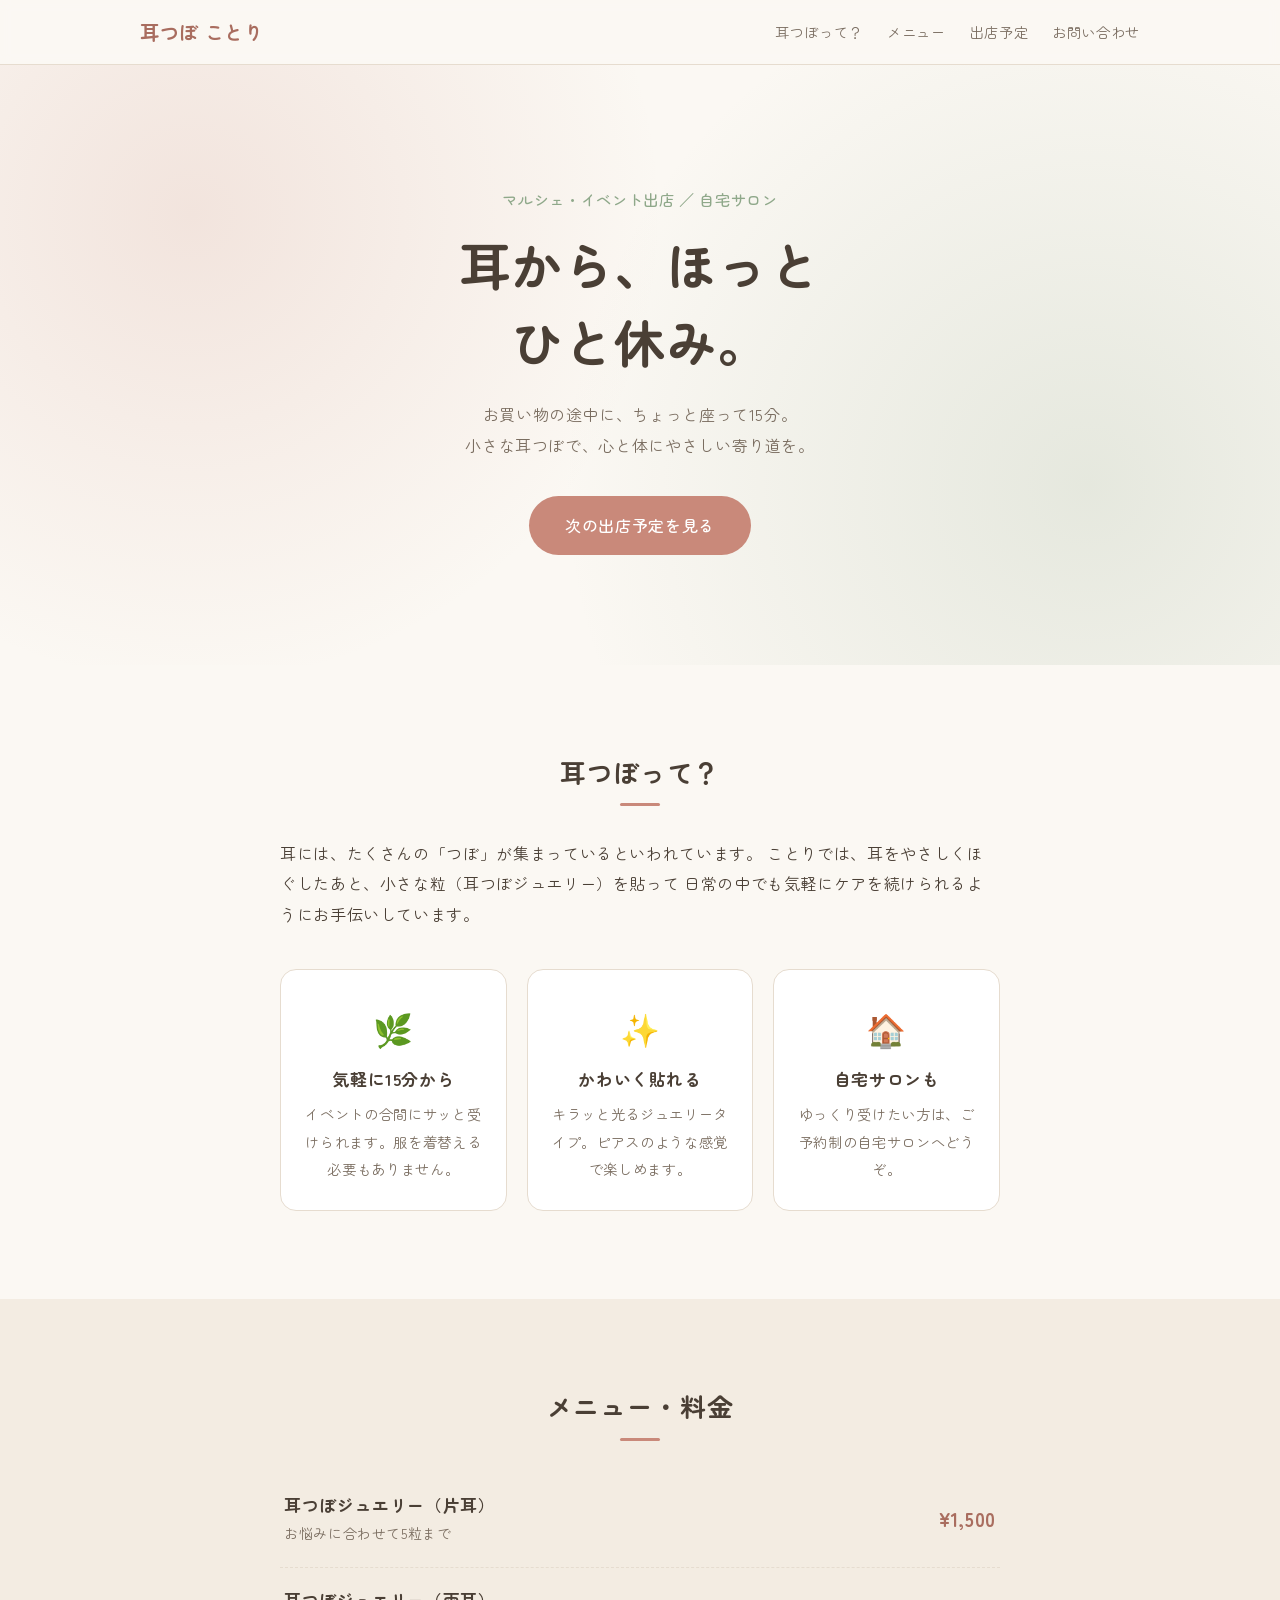
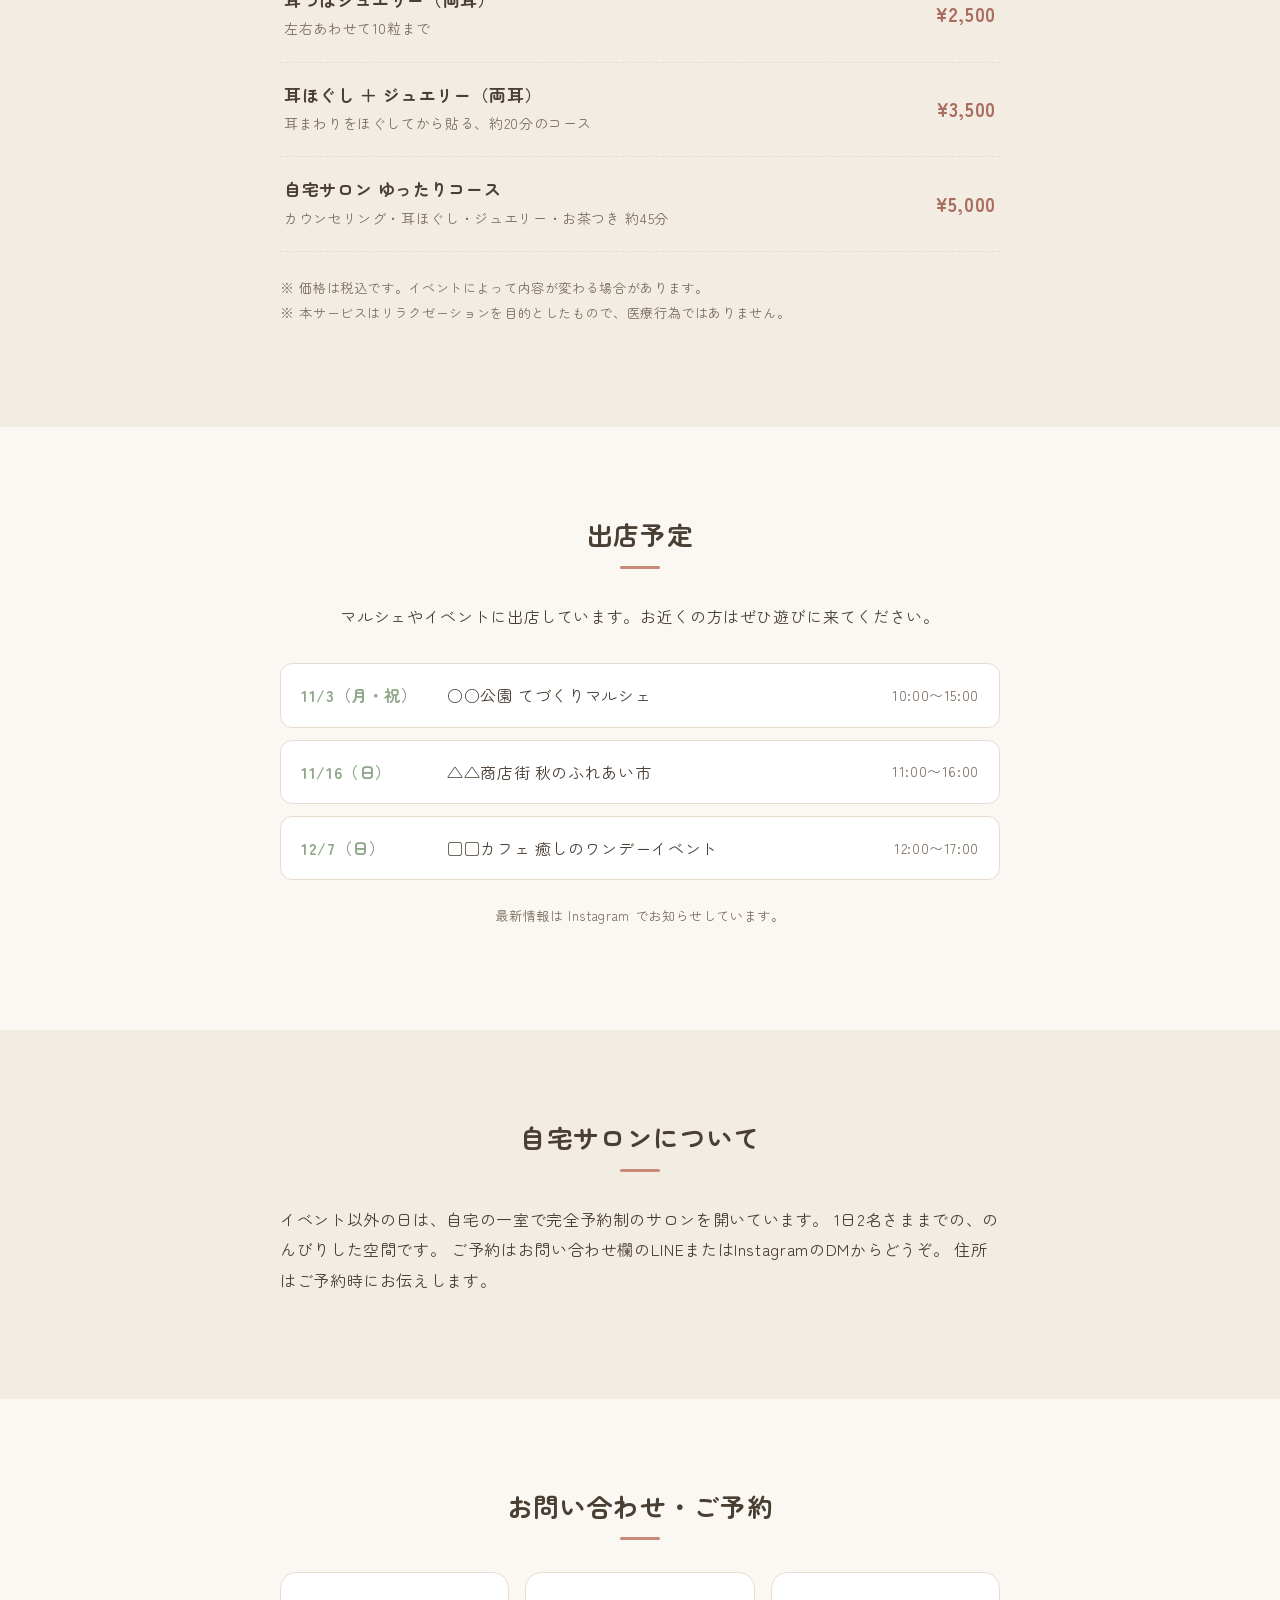
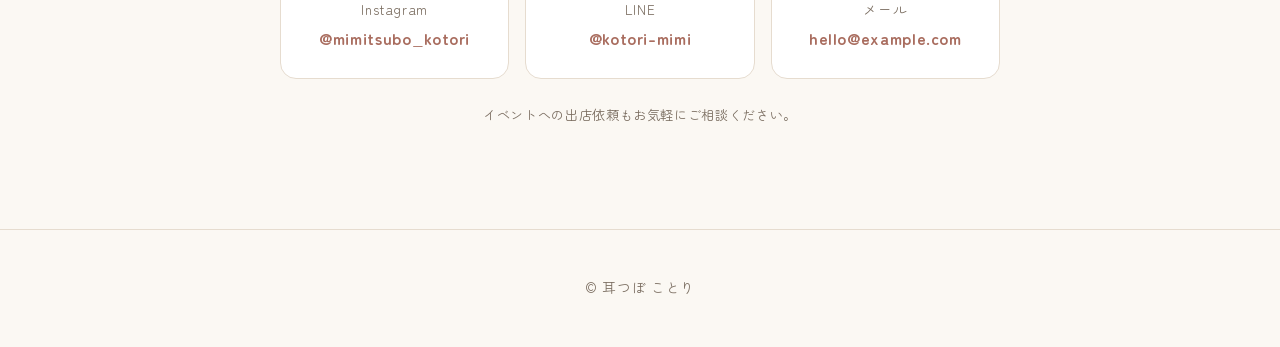
<file: index.html>
<!doctype html>
<html lang="ja">
<head>
  <meta charset="utf-8">
  <meta name="viewport" content="width=device-width, initial-scale=1">
  <title>耳つぼ ことり | マルシェ・イベント出店と自宅サロン</title>
  <meta name="description" content="マルシェやイベントでの出店、ご自宅サロンで耳つぼケアと耳つぼジュエリーをお届けしています。">
  <link rel="preconnect" href="https://fonts.googleapis.com">
  <link rel="preconnect" href="https://fonts.gstatic.com" crossorigin>
  <link href="https://fonts.googleapis.com/css2?family=Zen+Maru+Gothic:wght@400;500;700&display=swap" rel="stylesheet">
  <link rel="stylesheet" href="style.css">
</head>
<body>
  <header class="site-header">
    <div class="container header-inner">
      <a href="#top" class="logo">耳つぼ ことり</a>
      <nav class="nav">
        <a href="#about">耳つぼって？</a>
        <a href="#menu">メニュー</a>
        <a href="#schedule">出店予定</a>
        <a href="#contact">お問い合わせ</a>
      </nav>
    </div>
  </header>

  <main id="top">
    <section class="hero">
      <div class="container">
        <p class="hero-sub">マルシェ・イベント出店 ／ 自宅サロン</p>
        <h1>耳から、ほっと<br>ひと休み。</h1>
        <p class="hero-text">
          お買い物の途中に、ちょっと座って15分。<br>
          小さな耳つぼで、心と体にやさしい寄り道を。
        </p>
        <a href="#schedule" class="btn">次の出店予定を見る</a>
      </div>
    </section>

    <section id="about" class="section">
      <div class="container narrow">
        <h2>耳つぼって？</h2>
        <p>
          耳には、たくさんの「つぼ」が集まっているといわれています。
          ことりでは、耳をやさしくほぐしたあと、小さな粒（耳つぼジュエリー）を貼って
          日常の中でも気軽にケアを続けられるようにお手伝いしています。
        </p>
        <div class="features">
          <div class="feature">
            <span class="feature-icon">🌿</span>
            <h3>気軽に15分から</h3>
            <p>イベントの合間にサッと受けられます。服を着替える必要もありません。</p>
          </div>
          <div class="feature">
            <span class="feature-icon">✨</span>
            <h3>かわいく貼れる</h3>
            <p>キラッと光るジュエリータイプ。ピアスのような感覚で楽しめます。</p>
          </div>
          <div class="feature">
            <span class="feature-icon">🏠</span>
            <h3>自宅サロンも</h3>
            <p>ゆっくり受けたい方は、ご予約制の自宅サロンへどうぞ。</p>
          </div>
        </div>
      </div>
    </section>

    <section id="menu" class="section section-alt">
      <div class="container narrow">
        <h2>メニュー・料金</h2>
        <ul class="menu-list">
          <li>
            <div>
              <h3>耳つぼジュエリー（片耳）</h3>
              <p>お悩みに合わせて5粒まで</p>
            </div>
            <span class="price">¥1,500</span>
          </li>
          <li>
            <div>
              <h3>耳つぼジュエリー（両耳）</h3>
              <p>左右あわせて10粒まで</p>
            </div>
            <span class="price">¥2,500</span>
          </li>
          <li>
            <div>
              <h3>耳ほぐし ＋ ジュエリー（両耳）</h3>
              <p>耳まわりをほぐしてから貼る、約20分のコース</p>
            </div>
            <span class="price">¥3,500</span>
          </li>
          <li>
            <div>
              <h3>自宅サロン ゆったりコース</h3>
              <p>カウンセリング・耳ほぐし・ジュエリー・お茶つき 約45分</p>
            </div>
            <span class="price">¥5,000</span>
          </li>
        </ul>
        <p class="note">
          ※ 価格は税込です。イベントによって内容が変わる場合があります。<br>
          ※ 本サービスはリラクゼーションを目的としたもので、医療行為ではありません。
        </p>
      </div>
    </section>

    <section id="schedule" class="section">
      <div class="container narrow">
        <h2>出店予定</h2>
        <p class="center">マルシェやイベントに出店しています。お近くの方はぜひ遊びに来てください。</p>
        <ul class="schedule-list">
          <li>
            <span class="date">11/3（月・祝）</span>
            <span class="event">○○公園 てづくりマルシェ</span>
            <span class="time">10:00〜15:00</span>
          </li>
          <li>
            <span class="date">11/16（日）</span>
            <span class="event">△△商店街 秋のふれあい市</span>
            <span class="time">11:00〜16:00</span>
          </li>
          <li>
            <span class="date">12/7（日）</span>
            <span class="event">□□カフェ 癒しのワンデーイベント</span>
            <span class="time">12:00〜17:00</span>
          </li>
        </ul>
        <p class="note center">最新情報は Instagram でお知らせしています。</p>
      </div>
    </section>

    <section class="section section-alt">
      <div class="container narrow">
        <h2>自宅サロンについて</h2>
        <p>
          イベント以外の日は、自宅の一室で完全予約制のサロンを開いています。
          1日2名さままでの、のんびりした空間です。
          ご予約はお問い合わせ欄のLINEまたはInstagramのDMからどうぞ。
          住所はご予約時にお伝えします。
        </p>
      </div>
    </section>

    <section id="contact" class="section">
      <div class="container narrow">
        <h2>お問い合わせ・ご予約</h2>
        <div class="contact-grid">
          <a class="contact-card" href="https://www.instagram.com/" target="_blank" rel="noopener">
            <span class="contact-label">Instagram</span>
            <span class="contact-value">@mimitsubo_kotori</span>
          </a>
          <a class="contact-card" href="https://line.me/" target="_blank" rel="noopener">
            <span class="contact-label">LINE</span>
            <span class="contact-value">@kotori-mimi</span>
          </a>
          <a class="contact-card" href="mailto:hello@example.com">
            <span class="contact-label">メール</span>
            <span class="contact-value">hello@example.com</span>
          </a>
        </div>
        <p class="note center">イベントへの出店依頼もお気軽にご相談ください。</p>
      </div>
    </section>
  </main>

  <footer class="site-footer">
    <p>&copy; 耳つぼ ことり</p>
  </footer>
</body>
</html>
</file>
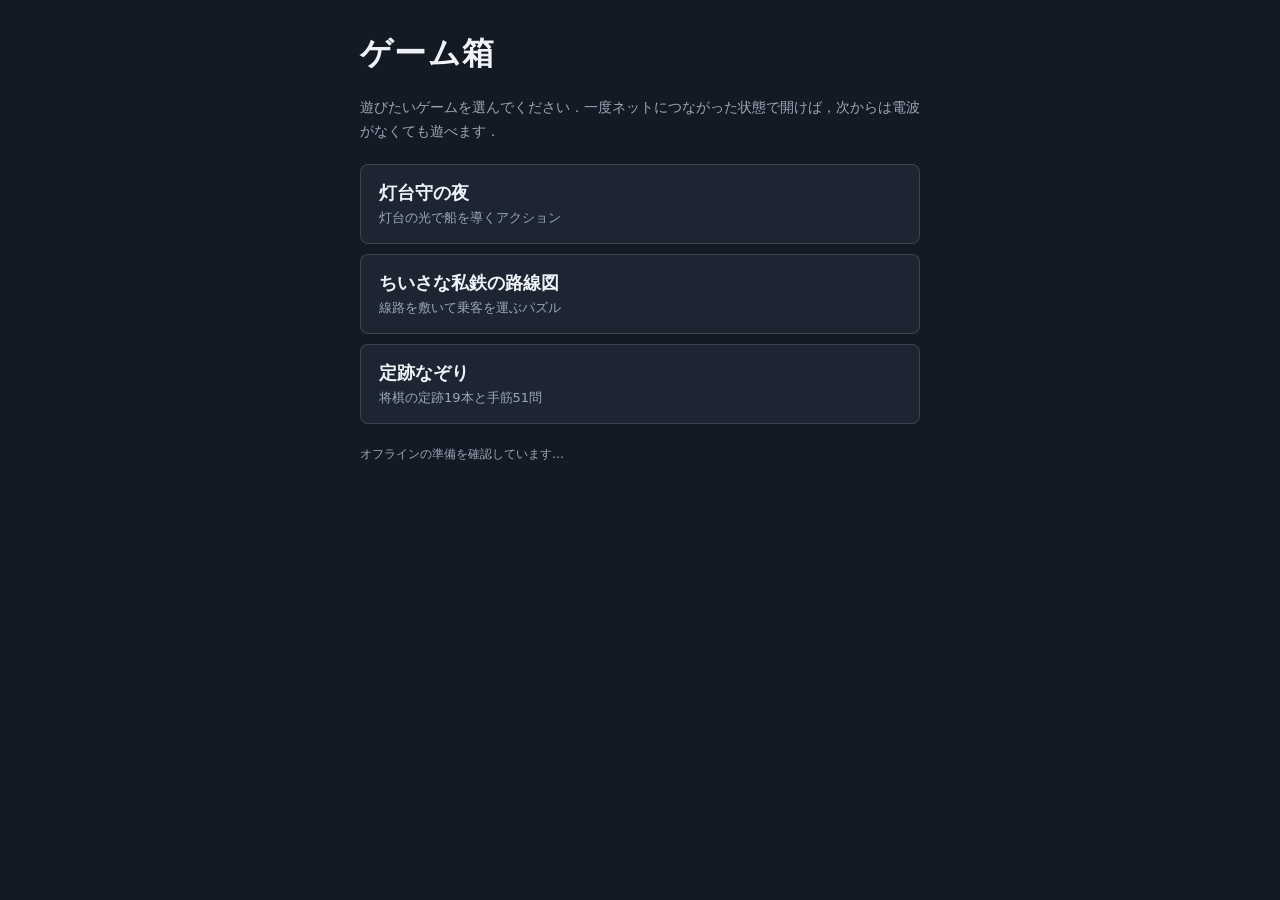
<file: docs/index.html>
<!doctype html>
<html lang="ja">
<head>
<meta charset="utf-8">
<meta name="viewport" content="width=device-width, initial-scale=1, viewport-fit=cover">
<meta name="theme-color" content="#141a24">
<meta name="apple-mobile-web-app-capable" content="yes">
<meta name="mobile-web-app-capable" content="yes">
<meta name="apple-mobile-web-app-title" content="ゲーム箱">
<link rel="manifest" href="manifest.webmanifest">
<link rel="apple-touch-icon" href="icon-180.png">
<link rel="icon" href="icon-192.png">
<style>:root{color-scheme:light;padding-top:env(safe-area-inset-top,0px);padding-bottom:env(safe-area-inset-bottom,0px)}
body{margin:0;font:14px system-ui,-apple-system,"Hiragino Sans","Noto Sans JP",sans-serif}
img{max-width:100%}[hidden]{display:none!important}
.app-menu{font:700 12px system-ui,-apple-system,"Hiragino Sans",sans-serif;color:inherit;text-decoration:none;
 border:1px solid currentColor;border-radius:999px;padding:4px 12px;opacity:.7;background:transparent}
.app-menu.fixed{position:fixed;z-index:50;left:50%;transform:translateX(-50%);top:calc(env(safe-area-inset-top,0px) + 10px)}
.app-menu-bar{display:flex;justify-content:flex-end;padding-top:12px;padding-left:max(16px,env(safe-area-inset-left,0px));padding-right:max(16px,env(safe-area-inset-right,0px))}</style>
<title>ゲーム箱</title>
<style>
:root{--bg:#141a24;--card:#1d2532;--ink:#eef2f7;--muted:#9aa7b8;--line:rgba(238,242,247,.14);--accent:#ffd27a;color-scheme:dark}
body{background:var(--bg);color:var(--ink);font-family:"Hiragino Sans","Noto Sans JP",system-ui,sans-serif}
main{max-width:560px;margin:0 auto;padding-block:32px 40px;padding-left:max(16px,env(safe-area-inset-left,0px));padding-right:max(16px,env(safe-area-inset-right,0px));display:flex;flex-direction:column;gap:20px}
h1{margin:0;font-size:32px;letter-spacing:.04em}
p{margin:0;color:var(--muted);line-height:1.7}
.list{display:grid;gap:10px}
a.g{display:flex;flex-direction:column;gap:4px;text-decoration:none;color:inherit;background:var(--card);border:1px solid var(--line);border-radius:8px;padding:16px 18px}
a.g:active{border-color:var(--accent)}
a.g b{font-size:18px}
a.g span{font-size:13px;color:var(--muted)}
a.g:focus-visible{outline:2px solid var(--accent);outline-offset:2px}
.status{font-size:12px}
</style>
</head>
<body>
<main>
  <h1>ゲーム箱</h1>
  <p>遊びたいゲームを選んでください．一度ネットにつながった状態で開けば，次からは電波がなくても遊べます．</p>
  <div class="list">
    <a class="g" href="lighthouse.html"><b>灯台守の夜</b><span>灯台の光で船を導くアクション</span></a>
    <a class="g" href="rosenzu.html"><b>ちいさな私鉄の路線図</b><span>線路を敷いて乗客を運ぶパズル</span></a>
    <a class="g" href="joseki.html"><b>定跡なぞり</b><span>将棋の定跡19本と手筋51問</span></a>
  </div>
  <p class="status" id="status">オフラインの準備を確認しています…</p>
</main>
<script>
const st=document.getElementById('status');
if(!('serviceWorker' in navigator)){st.textContent='このブラウザはオフライン保存に対応していません．';}
else{navigator.serviceWorker.register('sw.js').then(()=>navigator.serviceWorker.ready).then(()=>{st.textContent='オフラインでも遊べる状態です．';}).catch(()=>{st.textContent='オフラインの準備に失敗しました．ネットにつながった状態で開き直してください．';});}
</script>
</body>
</html>
</file>
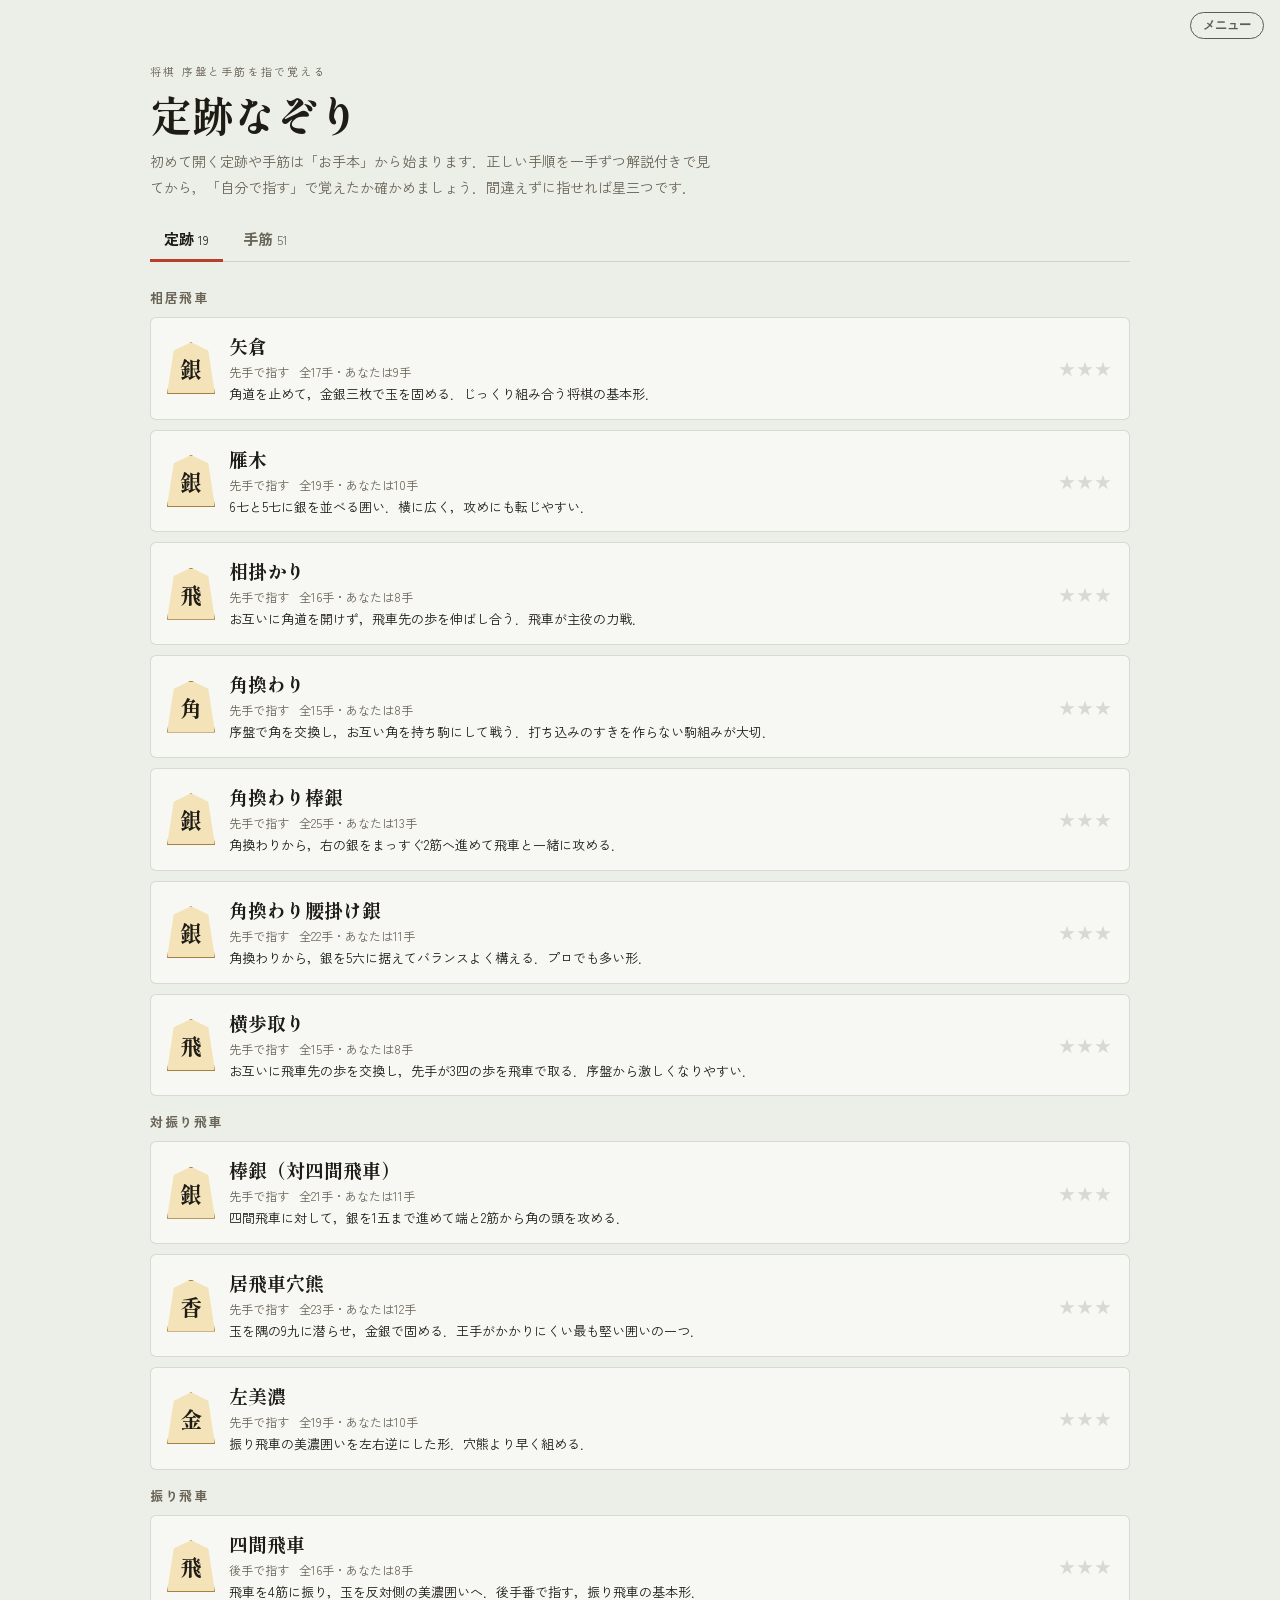
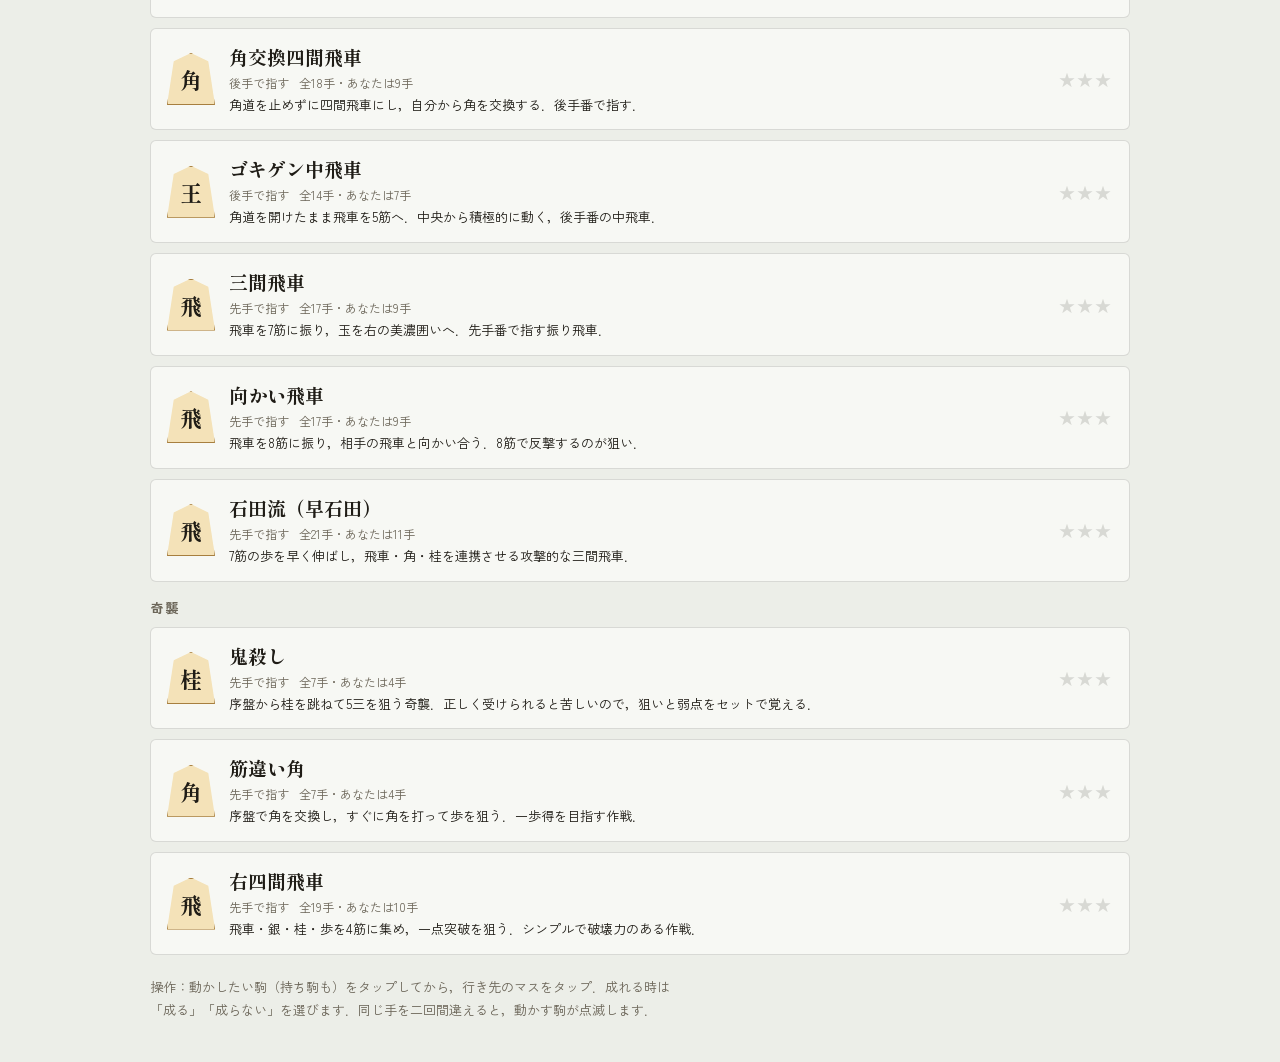
<file: docs/joseki.html>
<!doctype html>
<html lang="ja">
<head>
<meta charset="utf-8">
<meta name="viewport" content="width=device-width, initial-scale=1, viewport-fit=cover">
<meta name="theme-color" content="#eceee8">
<meta name="apple-mobile-web-app-capable" content="yes">
<meta name="mobile-web-app-capable" content="yes">
<meta name="apple-mobile-web-app-title" content="ゲーム箱">
<link rel="manifest" href="manifest.webmanifest">
<link rel="apple-touch-icon" href="icon-180.png">
<link rel="icon" href="icon-192.png">
<style>:root{color-scheme:light;padding-top:env(safe-area-inset-top,0px);padding-bottom:env(safe-area-inset-bottom,0px)}
body{margin:0;font:14px system-ui,-apple-system,"Hiragino Sans","Noto Sans JP",sans-serif}
img{max-width:100%}[hidden]{display:none!important}
.app-menu{font:700 12px system-ui,-apple-system,"Hiragino Sans",sans-serif;color:inherit;text-decoration:none;
 border:1px solid currentColor;border-radius:999px;padding:4px 12px;opacity:.7;background:transparent}
.app-menu.fixed{position:fixed;z-index:50;left:50%;transform:translateX(-50%);top:calc(env(safe-area-inset-top,0px) + 10px)}
.app-menu-bar{display:flex;justify-content:flex-end;padding-top:12px;padding-left:max(16px,env(safe-area-inset-left,0px));padding-right:max(16px,env(safe-area-inset-right,0px))}</style>
<title>定跡なぞり</title>
</head>
<body>
<div class="app-menu-bar"><a class="app-menu static" href="./">メニュー</a></div>
<meta name="claude:viewport-fit-sides" content="cover">
<link rel="preconnect" href="https://fonts.googleapis.com">
<link rel="preconnect" href="https://fonts.gstatic.com" crossorigin>
<link rel="stylesheet" href="https://fonts.googleapis.com/css2?family=Shippori+Mincho+B1:wght@600;800&family=Zen+Kaku+Gothic+New:wght@400;700&display=swap">
<style>
/* Layout: 一覧は定跡カードの一列．対局画面は盤を主役に，右（狭い画面では下）に棋譜と解説． */
:root {
  --bg: #eceee8;
  --surface: #f7f8f4;
  --ink: #1f1c16;
  --muted: #6b6558;
  --line: rgba(31, 28, 22, 0.14);
  --board: #e2b768;
  --grid: #5b3f1b;
  --piece: #f4e2b8;
  --piece-edge: #a77f3f;
  --accent: #b8402b;
  --good: #2f7a4a;
  --hl: rgba(184, 64, 43, 0.22);
  --last: rgba(47, 122, 74, 0.22);
  --sign: "Shippori Mincho B1", "Hiragino Mincho ProN", "Yu Mincho", serif;
  --ui: "Zen Kaku Gothic New", "Hiragino Sans", "Noto Sans JP", "Yu Gothic", sans-serif;
}
@media (prefers-color-scheme: dark) {
  :root:not([data-theme="light"]) {
    --bg: #161915; --surface: #1f231e; --ink: #e7e9e3; --muted: #a29d8f; --line: rgba(231, 233, 227, 0.14);
    --board: #b98b47; --grid: #3d2a10; --piece: #ead6a6; --piece-edge: #8a6530;
    --accent: #ec6b52; --good: #5cb97c; --hl: rgba(236, 107, 82, 0.32); --last: rgba(92, 185, 124, 0.3);
    color-scheme: dark;
  }
}
:root[data-theme="dark"] {
  --bg: #161915; --surface: #1f231e; --ink: #e7e9e3; --muted: #a29d8f; --line: rgba(231, 233, 227, 0.14);
  --board: #b98b47; --grid: #3d2a10; --piece: #ead6a6; --piece-edge: #8a6530;
  --accent: #ec6b52; --good: #5cb97c; --hl: rgba(236, 107, 82, 0.32); --last: rgba(92, 185, 124, 0.3);
  color-scheme: dark;
}
[hidden] { display: none !important; }
body { background: var(--bg); color: var(--ink); font-family: var(--ui); }
.wrap {
  max-width: 980px; margin: 0 auto;
  padding-block: 24px 40px;
  padding-left: max(16px, env(safe-area-inset-left, 0px));
  padding-right: max(16px, env(safe-area-inset-right, 0px));
  display: flex; flex-direction: column; gap: 20px;
}
h1, h2 { font-family: var(--sign); font-weight: 800; margin: 0; line-height: 1.2; text-wrap: balance; }
h1 { font-size: clamp(30px, 7vw, 42px); }
h2 { font-size: 24px; }
p { margin: 0; line-height: 1.8; }
.lead { color: var(--muted); max-width: 40em; }
.eyebrow { font-size: 11px; letter-spacing: 0.2em; color: var(--muted); }

/* 一覧 */
.list { display: grid; gap: 10px; }
.item {
  display: grid; grid-template-columns: auto 1fr auto; gap: 14px; align-items: center;
  text-align: left; font: inherit; color: inherit;
  background: var(--surface); border: 1px solid var(--line); border-radius: 6px;
  padding: 14px 16px; cursor: pointer;
}
.item:hover { border-color: var(--ink); }
.item .mark {
  font-family: var(--sign); font-weight: 800; font-size: 22px;
  width: 46px; height: 50px; display: grid; place-items: center;
  background: var(--piece); color: #1f1c16; border: 1px solid var(--piece-edge);
  clip-path: polygon(50% 0, 86% 16%, 100% 100%, 0 100%, 14% 16%);
}
.item .body { display: flex; flex-direction: column; gap: 4px; min-width: 0; }
.item .name { font-family: var(--sign); font-weight: 800; font-size: 19px; }
.item .meta { font-size: 12px; color: var(--muted); display: flex; flex-wrap: wrap; gap: 4px 10px; }
.item .desc { font-size: 13px; line-height: 1.6; }
.stars { font-size: 16px; letter-spacing: 2px; color: var(--accent); white-space: nowrap; }
.stars .off { color: var(--line); }

/* 対局画面 */
.play { display: grid; grid-template-columns: minmax(0, 1fr) 300px; gap: 24px; align-items: start; }
@media (max-width: 760px) { .play { grid-template-columns: 1fr; } }
.topbar { display: flex; align-items: center; justify-content: space-between; gap: 12px; flex-wrap: wrap; }
.back {
  font: 700 13px var(--ui); color: var(--ink); background: transparent;
  border: 1px solid var(--line); border-radius: 999px; padding: 6px 14px; cursor: pointer;
}
.boardcol { display: flex; flex-direction: column; gap: 8px; align-items: center; min-width: 0; }
.hand {
  width: min(100%, 520px); min-height: 34px;
  display: flex; align-items: center; gap: 8px; flex-wrap: wrap;
  font-size: 13px; color: var(--muted);
}
.hand b { font-family: var(--sign); font-size: 18px; color: var(--ink); }
.boardbox { width: min(100%, 520px); display: grid; grid-template-columns: 1fr 18px; gap: 4px; }
.files { display: grid; grid-template-columns: repeat(9, 1fr); font-size: 11px; color: var(--muted); text-align: center; font-variant-numeric: tabular-nums; }
.ranks { display: grid; grid-template-rows: repeat(9, 1fr); font-family: var(--sign); font-size: 12px; color: var(--muted); align-items: center; text-align: center; }
.board {
  display: grid; grid-template-columns: repeat(9, 1fr);
  background: var(--board); border: 2px solid var(--grid);
  box-shadow: 0 8px 24px rgba(0, 0, 0, 0.12);
}
.sq {
  aspect-ratio: 1 / 1.1; position: relative; padding: 0; margin: 0;
  border: 0; border-right: 1px solid var(--grid); border-bottom: 1px solid var(--grid);
  background: transparent; cursor: pointer; display: grid; place-items: center; min-width: 0;
}
.sq:nth-child(9n) { border-right: 0; }
.sq:nth-last-child(-n+9) { border-bottom: 0; }
.sq.last { background: var(--last); }
.sq.sel { background: var(--hl); }
.sq.hint::after {
  content: ""; position: absolute; inset: 3px; border: 2px dashed var(--accent); border-radius: 3px;
  animation: blink 1s steps(2) infinite;
}
.sq.wrong { animation: shake .3s; }
.sq:focus-visible { outline: 2px solid var(--ink); outline-offset: -3px; z-index: 1; }
@keyframes blink { 50% { opacity: 0.3; } }
@keyframes shake { 25% { transform: translateX(-3px); } 75% { transform: translateX(3px); } }
.pc {
  width: 84%; height: 90%;
  display: grid; place-items: center;
  background: var(--piece); color: #1f1c16;
  clip-path: polygon(50% 0, 86% 15%, 100% 100%, 0 100%, 14% 15%);
  font-family: var(--sign); font-weight: 800;
  font-size: clamp(14px, 4.4vw, 26px); line-height: 1;
  padding-top: 10%;
  box-shadow: inset 0 -2px 0 var(--piece-edge);
  pointer-events: none;
}
.pc.opp { transform: rotate(180deg); }
.pc.promo { color: #b8402b; }
.pc.long { font-size: clamp(10px, 3vw, 17px); writing-mode: vertical-rl; }

.side { display: flex; flex-direction: column; gap: 14px; min-width: 0; }
.panel { background: var(--surface); border: 1px solid var(--line); border-radius: 6px; padding: 16px; display: flex; flex-direction: column; gap: 10px; }
.prompt { font-weight: 700; font-size: 15px; }
.prompt.ok { color: var(--good); }
.prompt.ng { color: var(--accent); }
.comment { font-size: 14px; line-height: 1.8; min-height: 3.6em; }
.row { display: flex; gap: 8px; flex-wrap: wrap; }
.btn {
  font: 700 14px var(--ui); color: var(--bg); background: var(--ink);
  border: 0; border-radius: 4px; padding: 10px 14px; cursor: pointer;
}
.btn.ghost { color: var(--ink); background: transparent; border: 1px solid var(--line); }
.btn:disabled { opacity: 0.4; cursor: default; }
.btn:focus-visible, .back:focus-visible, .item:focus-visible { outline: 2px solid var(--accent); outline-offset: 2px; }
.kifu { margin: 0; padding: 0; list-style: none; display: grid; grid-template-columns: repeat(2, 1fr); gap: 2px 10px; font-size: 14px; font-variant-numeric: tabular-nums; max-height: 260px; overflow-y: auto; }
.kifu li { display: flex; gap: 6px; padding: 2px 4px; border-radius: 3px; }
.kifu li .no { color: var(--muted); font-size: 11px; width: 1.8em; text-align: right; padding-top: 3px; }
.kifu li.now { background: var(--hl); }
.kifu li.todo { color: var(--muted); }
.progress { height: 4px; background: var(--line); border-radius: 2px; overflow: hidden; }
.progress span { display: block; height: 100%; background: var(--good); transition: width .3s; }
.done { text-align: center; gap: 12px; }
.done .stars { font-size: 30px; }
@media (prefers-reduced-motion: reduce) { .sq.hint::after, .sq.wrong { animation: none; } .progress span { transition: none; } }
/* 追加：タブ，手筋の一覧，持ち駒，成りの選択 */
.tabs { display: flex; gap: 6px; border-bottom: 1px solid var(--line); }
.tab {
  font: 700 15px var(--ui); color: var(--muted); background: transparent; border: 0;
  border-bottom: 3px solid transparent; padding: 8px 14px 10px; cursor: pointer; margin-bottom: -1px;
}
.tab[aria-selected="true"] { color: var(--ink); border-bottom-color: var(--accent); }
.tab .count { font-size: 12px; font-weight: 400; margin-left: 4px; }
.tab:focus-visible, .tsj:focus-visible, .hp:focus-visible { outline: 2px solid var(--accent); outline-offset: 2px; }
.section { display: flex; flex-direction: column; gap: 10px; }
.section h3 { font-size: 13px; letter-spacing: 0.12em; color: var(--muted); margin: 6px 0 0; font-weight: 700; }
.tgrid { display: grid; grid-template-columns: repeat(auto-fill, minmax(150px, 1fr)); gap: 8px; }
.tsj {
  font: inherit; color: inherit; text-align: left; cursor: pointer;
  background: var(--surface); border: 1px solid var(--line); border-radius: 6px;
  padding: 10px 12px; display: flex; flex-direction: column; gap: 4px; min-width: 0;
}
.tsj:hover { border-color: var(--ink); }
.tsj .tn { font-family: var(--sign); font-weight: 800; font-size: 16px; }
.tsj .tm { display: flex; justify-content: space-between; align-items: center; gap: 6px; font-size: 11px; color: var(--muted); }
.tsj .stars { font-size: 12px; letter-spacing: 1px; }
.summary { font-size: 13px; color: var(--muted); }
.hp {
  font: 800 18px var(--sign); color: #1f1c16; background: var(--piece);
  border: 1px solid var(--piece-edge); border-radius: 3px; padding: 2px 8px; cursor: pointer;
  display: inline-flex; align-items: baseline; gap: 2px;
}
.hp small { font: 700 11px var(--ui); }
.hp[aria-pressed="true"] { outline: 3px solid var(--accent); outline-offset: 1px; }
.hp.hint { animation: blink 1s steps(2) infinite; }
.hp:disabled { cursor: default; }
.question { font-size: 14px; line-height: 1.8; padding: 10px 12px; border-left: 3px solid var(--accent); background: var(--bg); }
.promo-choice { display: flex; gap: 8px; }
.modes { display: grid; grid-template-columns: 1fr 1fr; gap: 0; border: 1px solid var(--line); border-radius: 6px; overflow: hidden; }
.mode { font: 700 14px var(--ui); color: var(--muted); background: var(--surface); border: 0; padding: 10px 8px; cursor: pointer; }
.mode + .mode { border-left: 1px solid var(--line); }
.mode[aria-selected="true"] { color: var(--bg); background: var(--ink); }
.mode:focus-visible { outline: 2px solid var(--accent); outline-offset: -2px; }
.sq.from { box-shadow: inset 0 0 0 3px var(--last); }
.demo-note { font-size: 13px; color: var(--muted); }
.tagline { display: flex; gap: 8px; flex-wrap: wrap; font-size: 12px; color: var(--muted); }
.tagline span { border: 1px solid var(--line); border-radius: 999px; padding: 2px 8px; }
@media (prefers-reduced-motion: reduce) { .hp.hint { animation: none; } }
</style>

<div class="wrap" id="home">
  <div style="display:flex;flex-direction:column;gap:10px">
    <span class="eyebrow">将棋 序盤と手筋を指で覚える</span>
    <h1>定跡なぞり</h1>
    <p class="lead">初めて開く定跡や手筋は「お手本」から始まります．正しい手順を一手ずつ解説付きで見てから，「自分で指す」で覚えたか確かめましょう．間違えずに指せれば星三つです．</p>
  </div>
  <div class="tabs" role="tablist">
    <button class="tab" id="tabJ" role="tab" type="button" aria-selected="true">定跡<span class="count" id="countJ"></span></button>
    <button class="tab" id="tabT" role="tab" type="button" aria-selected="false">手筋<span class="count" id="countT"></span></button>
  </div>
  <div id="paneJ" class="section"></div>
  <div id="paneT" class="section" hidden></div>
  <p class="lead" style="font-size:13px">操作：動かしたい駒（持ち駒も）をタップしてから，行き先のマスをタップ．成れる時は「成る」「成らない」を選びます．同じ手を二回間違えると，動かす駒が点滅します．</p>
</div>

<div class="wrap" id="game" hidden>
  <div class="topbar">
    <button class="back" id="backBtn" type="button">← 一覧へ</button>
    <span class="eyebrow" id="sideLabel"></span>
  </div>
  <div class="play">
    <div class="boardcol">
      <div class="hand" id="handTop"></div>
      <div class="boardbox">
        <div class="files" id="files"></div><div></div>
        <div class="board" id="board"></div>
        <div class="ranks" id="ranks"></div>
      </div>
      <div class="hand" id="handBottom"></div>
    </div>
    <div class="side">
      <div style="display:flex;flex-direction:column;gap:6px">
        <h2 id="lineName"></h2>
        <div class="tagline" id="tagline"></div>
      </div>
      <div class="modes" role="tablist">
        <button class="mode" id="modeDemo" role="tab" type="button" aria-selected="false">お手本を見る</button>
        <button class="mode" id="modeTry" role="tab" type="button" aria-selected="true">自分で指す</button>
      </div>
      <div class="panel" id="demoPanel" hidden>
        <div class="progress"><span id="demoBar" style="width:0%"></span></div>
        <div class="prompt" id="demoMove"></div>
        <div class="comment" id="demoComment"></div>
        <div class="row">
          <button class="btn ghost" id="demoPrev" type="button">◀ 戻る</button>
          <button class="btn" id="demoNext" type="button">次の手 ▶</button>
        </div>
        <button class="btn ghost" id="demoTry" type="button">覚えたら，自分で指してみる</button>
      </div>
      <div class="panel" id="talk">
        <div class="progress"><span id="bar" style="width:0%"></span></div>
        <div class="question" id="question" hidden></div>
        <div class="prompt" id="prompt"></div>
        <div class="promo-choice" id="promoChoice" hidden>
          <button class="btn" id="promoYes" type="button">成る</button>
          <button class="btn ghost" id="promoNo" type="button">成らない</button>
        </div>
        <div class="comment" id="comment"></div>
        <div class="row">
          <button class="btn ghost" id="hintBtn" type="button">ヒント</button>
          <button class="btn ghost" id="resetBtn" type="button">最初から</button>
        </div>
      </div>
      <div class="panel done" id="donePanel" hidden>
        <span class="eyebrow" id="doneEyebrow">指し終えました</span>
        <div class="stars" id="doneStars"></div>
        <p id="doneText"></p>
        <p id="doneExplain" style="text-align:left;font-size:14px"></p>
        <div class="row" style="justify-content:center">
          <button class="btn" id="againBtn" type="button">もう一度</button>
          <button class="btn ghost" id="nextBtn" type="button">次へ</button>
        </div>
      </div>
      <div class="panel">
        <span class="eyebrow">棋譜</span>
        <ol class="kifu" id="kifu"></ol>
      </div>
    </div>
  </div>
</div>

<script>
(() => {
  const $ = id => document.getElementById(id);

  // ---------- ルール（駒の動き・王手・詰みの判定） ----------
  // minimal shogi rules for verification
  const PROMOTABLE={歩:1,香:1,桂:1,銀:1,角:1,飛:1};
  const GOLDLIKE=[[0,-1],[1,-1],[-1,-1],[1,0],[-1,0],[0,1]];
  const STEP={歩:[[0,-1]],金:GOLDLIKE,銀:[[0,-1],[1,-1],[-1,-1],[1,1],[-1,1]],玉:[[0,-1],[1,-1],[-1,-1],[1,0],[-1,0],[0,1],[1,1],[-1,1]],桂:[[1,-2],[-1,-2]]};
  const SLIDE={飛:[[0,1],[0,-1],[1,0],[-1,0]],角:[[1,1],[1,-1],[-1,1],[-1,-1]],香:[[0,-1]]};
  function vectors(pc){ // returns {steps, slides} in sente orientation
    if(pc.p){ if(pc.t==='飛')return{steps:[[1,1],[1,-1],[-1,1],[-1,-1]],slides:SLIDE.飛};
      if(pc.t==='角')return{steps:[[0,1],[0,-1],[1,0],[-1,0]],slides:SLIDE.角};
      return{steps:GOLDLIKE,slides:[]};}
    return{steps:STEP[pc.t]||[],slides:SLIDE[pc.t]||[]};}
  const on=(f,r)=>f>=1&&f<=9&&r>=1&&r<=9;
  function targets(b,sq){const pc=b[sq];const f=sq/10|0,r=sq%10;const sg=pc.s==='s'?1:-1;const v=vectors(pc);const out=[];
    for(const[a,c]of v.steps){const ff=f+a*sg,rr=r+c*sg;if(on(ff,rr))out.push(ff*10+rr);}
    for(const[a,c]of v.slides){for(let k=1;k<9;k++){const ff=f+a*k*sg,rr=r+c*k*sg;if(!on(ff,rr))break;out.push(ff*10+rr);if(b[ff*10+rr])break;}}
    return out;}
  function attacked(b,sq,by){for(const k in b){if(b[k].s===by&&targets(b,+k).includes(sq))return true;}return false;}
  function kingSq(b,s){for(const k in b)if(b[k].t==='玉'&&b[k].s===s)return +k;return null;}
  function inCheck(b,s){const k=kingSq(b,s);return k!=null&&attacked(b,k,s==='s'?'g':'s');}
  const zone=(s,r)=>s==='s'?r<=3:r>=7;
  function mustPromote(t,s,r){const rr=s==='s'?r:10-r;return (t==='歩'||t==='香')&&rr===1||t==='桂'&&rr<=2;}
  function apply(pos,m){const b={...pos.b};const h={s:{...pos.h.s},g:{...pos.h.g}};const s=m.s;
    if(m.drop){b[m.to]={t:m.drop,s,p:false};h[s][m.drop]--;}
    else{const pc=b[m.from];const cap=b[m.to];if(cap&&cap.t!=='玉')h[s][cap.t]=(h[s][cap.t]||0)+1;b[m.to]={t:pc.t,s,p:pc.p||!!m.promote};delete b[m.from];}
    return{b,h};}
  function legalMoves(pos,s){const out=[];const b=pos.b;
    for(const k in b){const pc=b[k];if(pc.s!==s)continue;const from=+k;
      for(const to of targets(b,from)){if(b[to]&&b[to].s===s)continue;const fr=from%10,tr=to%10;
        const canP=PROMOTABLE[pc.t]&&!pc.p&&(zone(s,fr)||zone(s,tr));const must=!pc.p&&mustPromote(pc.t,s,tr);
        const opts=must?[true]:canP?[true,false]:[false];
        for(const pr of opts)out.push({s,from,to,promote:pr});}}
    for(const t in pos.h[s]){if(!(pos.h[s][t]>0))continue;
      for(let f=1;f<=9;f++)for(let r=1;r<=9;r++){const sq=f*10+r;if(b[sq])continue;if(mustPromote(t,s,r))continue;
        if(t==='歩'){let ni=false;for(let rr=1;rr<=9;rr++){const q=b[f*10+rr];if(q&&q.s===s&&q.t==='歩'&&!q.p)ni=true;}if(ni)continue;}
        out.push({s,drop:t,to:sq});}}
    return out.filter(m=>!inCheck(apply(pos,m).b,s));}
  function isMate(pos){return inCheck(pos.b,'g')&&legalMoves(pos,'g').length===0;}
  function mateIn(pos,n){ // sente to move; returns list of first moves that force mate within n plies (n odd)
    const res=[];for(const m of legalMoves(pos,'s')){const p2=apply(pos,m);if(!inCheck(p2.b,'g'))continue;
      if(m.drop==='歩'&&isMate(p2))continue; // uchifuzume
      if(forced(p2,n-1))res.push(m);}return res;}
  function forced(p,n){const reps=legalMoves(p,'g');if(reps.length===0)return inCheck(p.b,'g');if(n<=0)return false;
    for(const r of reps){const p3=apply(p,r);if(mateIn(p3,n-1).length===0)return false;}return true;}
  const K=['','一','二','三','四','五','六','七','八','九'];
  function str(m){return (m.drop?'*'+m.drop:''+m.from)+m.to+(m.promote?'+':'');}
  function parsePos(S,G,H,GH){const b={};const rd=(str,s)=>{for(const tok of (str||'').split(/\s+/).filter(Boolean)){const map={竜:['飛',1],馬:['角',1],と:['歩',1]};const [t,p]=map[tok[0]]||[tok[0],0];b[+tok[1]*10+ +tok[2]]={t,s,p:!!p};}};
    rd(S,'s');rd(G,'g');const hand=str=>{const h={};let last=null;for(const ch of (str||'')){if(/\d/.test(ch)){h[last]+=+ch-1;}else{h[ch]=(h[ch]||0)+1;last=ch;}}return h;};
    return{b,h:{s:hand(H),g:hand(GH)}};}
  function parseMove(m,s){if(m[0]==='*')return{s,drop:m[1],to:+m[2]*10+ +m[3]};return{s,from:+m[0]*10+ +m[1],to:+m[2]*10+ +m[3],promote:m.endsWith('+')};}

  // ---------- データ ----------
  // 定跡と手筋のデータ．index.html に埋め込んで使う．
  // 指し手: "7776" = 7七→7六．末尾の "+" は成り．"*歩87" = 歩を8七に打つ．
  const LINES = [
    {
      id: 'yagura', name: '矢倉', mark: '銀', tag: '相居飛車', side: 's',
      desc: '角道を止めて，金銀三枚で玉を固める．じっくり組み合う将棋の基本形．',
      moves: [
        ['7776', '▲7六歩', '角道を開ける．'],
        ['8384', '△8四歩'],
        ['7968', '▲6八銀', '角道を止める前に銀を上がっておく．急な攻めに備える一手．'],
        ['3334', '△3四歩'],
        ['6766', '▲6六歩', '角道を止めて，じっくり囲う方針を示す．'],
        ['7162', '△6二銀'],
        ['5756', '▲5六歩', '5筋の歩を突いて，駒の通り道を作る．'],
        ['5354', '△5四歩'],
        ['3948', '▲4八銀', '右の銀も中央へ寄せる．'],
        ['3142', '△4二銀'],
        ['4958', '▲5八金右', '右の金を寄せる．「右」は4九の金を動かすという意味．'],
        ['4132', '△3二金'],
        ['6978', '▲7八金', '左の金を囲いの位置へ．'],
        ['5141', '△4一玉'],
        ['5969', '▲6九玉', '玉を囲いの方へ寄せていく．'],
        ['6152', '△5二金'],
        ['6877', '▲7七銀', '7七銀と7八金が並び，矢倉囲いの骨組みができた．この後は6七金，玉を8八へと進めて完成させる．'],
      ],
    },
    {
      id: 'gangi', name: '雁木', mark: '銀', tag: '相居飛車', side: 's',
      desc: '6七と5七に銀を並べる囲い．横に広く，攻めにも転じやすい．',
      moves: [
        ['7776', '▲7六歩', '角道を開ける．'],
        ['8384', '△8四歩'],
        ['7968', '▲6八銀', '左の銀を上がる．'],
        ['3334', '△3四歩'],
        ['6766', '▲6六歩', '角道を止める．'],
        ['7162', '△6二銀'],
        ['5756', '▲5六歩', '5筋の歩を突き，銀の通り道を作る．'],
        ['5354', '△5四歩'],
        ['3948', '▲4八銀', '右の銀も上がる．'],
        ['3142', '△4二銀'],
        ['4958', '▲5八金右', '右の金を中央へ寄せる．'],
        ['4132', '△3二金'],
        ['6867', '▲6七銀', '左の銀を6七へ．'],
        ['5141', '△4一玉'],
        ['4857', '▲5七銀', '右の銀を5七へ．6七と5七に銀が並ぶのが雁木の形．'],
        ['6152', '△5二金'],
        ['6978', '▲7八金', '金を寄せて守りを固める．'],
        ['4233', '△3三銀'],
        ['5969', '▲6九玉', '玉を囲いに入れて完成．横からの攻めに強く，駒が前に出やすい．'],
      ],
    },
    {
      id: 'aigakari', name: '相掛かり', mark: '飛', tag: '相居飛車', side: 's',
      desc: 'お互いに角道を開けず，飛車先の歩を伸ばし合う．飛車が主役の力戦．',
      moves: [
        ['2726', '▲2六歩', '角道より先に飛車先の歩を伸ばす．'],
        ['8384', '△8四歩'],
        ['2625', '▲2五歩', 'さらに飛車先を伸ばす．'],
        ['8485', '△8五歩'],
        ['6978', '▲7八金', '8筋の歩交換に備えて，角の頭を金で守る．'],
        ['4132', '△3二金'],
        ['2524', '▲2四歩', '飛車先の歩を突き捨てる．'],
        ['2324', '△同歩'],
        ['2824', '▲同飛', '飛車で取り返して飛車先の歩交換．持ち駒に歩が一枚．'],
        ['*歩23', '△2三歩'],
        ['2428', '▲2八飛', '飛車を元の位置へ引く「引き飛車」．2六に引く「浮き飛車」もある．'],
        ['8586', '△8六歩'],
        ['8786', '▲同歩', '取らずにいると△8七歩成と攻め込まれる．'],
        ['8286', '△同飛'],
        ['*歩87', '▲8七歩', '歩を打って相手の飛車を追い返す．'],
        ['8684', '△8四飛'],
      ],
    },
    {
      id: 'kakugawari', name: '角換わり', mark: '角', tag: '相居飛車', side: 's',
      desc: '序盤で角を交換し，お互い角を持ち駒にして戦う．打ち込みのすきを作らない駒組みが大切．',
      moves: [
        ['7776', '▲7六歩', '角道を開ける．'],
        ['8384', '△8四歩'],
        ['2726', '▲2六歩', '飛車先の歩を伸ばす．'],
        ['4132', '△3二金'],
        ['6978', '▲7八金', '8筋から攻められる角の頭を，金で先に守っておく．'],
        ['8485', '△8五歩'],
        ['8877', '▲7七角', '角を上がって8筋の攻めを受ける．角交換の準備でもある．'],
        ['3334', '△3四歩'],
        ['7988', '▲8八銀', '角の後ろに銀を置く．角を取られたら銀で取り返せる．'],
        ['2277+', '△7七角成'],
        ['8877', '▲同銀', '銀で取り返して角の交換が成立．お互いに角を一枚ずつ持ち駒にした．'],
        ['3122', '△2二銀'],
        ['3948', '▲4八銀', '右の銀を上がる．角を打ち込まれるすきを消しながら攻めの準備．'],
        ['2233', '△3三銀'],
        ['2625', '▲2五歩', '飛車先をさらに伸ばす．ここから棒銀，早繰り銀，腰掛け銀と攻め方を選んでいく．'],
      ],
    },
    {
      id: 'kakubogin', name: '角換わり棒銀', mark: '銀', tag: '相居飛車', side: 's',
      desc: '角換わりから，右の銀をまっすぐ2筋へ進めて飛車と一緒に攻める．',
      moves: [
        ['7776', '▲7六歩', '角道を開ける．'],
        ['8384', '△8四歩'],
        ['2726', '▲2六歩', '飛車先の歩を伸ばす．'],
        ['4132', '△3二金'],
        ['6978', '▲7八金', '角の頭を金で守る．'],
        ['8485', '△8五歩'],
        ['8877', '▲7七角', '角を上がって8筋を受ける．'],
        ['3334', '△3四歩'],
        ['7988', '▲8八銀', '角の後ろに銀を置く．'],
        ['2277+', '△7七角成'],
        ['8877', '▲同銀', '銀で取り返して角交換．'],
        ['3122', '△2二銀'],
        ['2625', '▲2五歩', '飛車先を伸ばす．'],
        ['2233', '△3三銀'],
        ['3938', '▲3八銀', '右の銀をまっすぐ上がる．棒銀の始まり．'],
        ['7162', '△6二銀'],
        ['3827', '▲2七銀', '銀を飛車の前へ．'],
        ['6364', '△6四歩'],
        ['1716', '▲1六歩', '端歩を突いて，銀の進路を広げる．'],
        ['1314', '△1四歩'],
        ['2726', '▲2六銀', '銀が飛車の前に出た．'],
        ['6263', '△6三銀'],
        ['1615', '▲1五歩', '端歩を突き捨てる．'],
        ['1415', '△同歩'],
        ['2615', '▲同銀', '銀が1五に進出．次に▲2四歩から銀と飛車で2筋を突破するのが棒銀の狙い．'],
      ],
    },
    {
      id: 'koshikake', name: '角換わり腰掛け銀', mark: '銀', tag: '相居飛車', side: 's',
      desc: '角換わりから，銀を5六に据えてバランスよく構える．プロでも多い形．',
      moves: [
        ['7776', '▲7六歩', '角道を開ける．'],
        ['8384', '△8四歩'],
        ['2726', '▲2六歩', '飛車先の歩を伸ばす．'],
        ['4132', '△3二金'],
        ['6978', '▲7八金', '角の頭を金で守る．'],
        ['8485', '△8五歩'],
        ['8877', '▲7七角', '角を上がって8筋を受ける．'],
        ['3334', '△3四歩'],
        ['7988', '▲8八銀', '角の後ろに銀を置く．'],
        ['2277+', '△7七角成'],
        ['8877', '▲同銀', '銀で取り返して角交換．'],
        ['3122', '△2二銀'],
        ['3948', '▲4八銀', '右の銀を上がる．'],
        ['2233', '△3三銀'],
        ['2625', '▲2五歩', '飛車先を伸ばす．'],
        ['7162', '△6二銀'],
        ['4746', '▲4六歩', '4筋の歩を突いて，銀の通り道を作る．'],
        ['6364', '△6四歩'],
        ['4847', '▲4七銀', '銀を4七へ．'],
        ['6263', '△6三銀'],
        ['4756', '▲5六銀', '銀を5六へ．5七の歩の上に腰掛けるので「腰掛け銀」．'],
        ['6354', '△5四銀'],
      ],
    },
    {
      id: 'yokofu', name: '横歩取り', mark: '飛', tag: '相居飛車', side: 's',
      desc: 'お互いに飛車先の歩を交換し，先手が3四の歩を飛車で取る．序盤から激しくなりやすい．',
      moves: [
        ['7776', '▲7六歩', '角道を開ける．'],
        ['3334', '△3四歩'],
        ['2726', '▲2六歩', '飛車先の歩を伸ばす．'],
        ['8384', '△8四歩'],
        ['2625', '▲2五歩', 'さらに飛車先を伸ばす．'],
        ['8485', '△8五歩'],
        ['6978', '▲7八金', '飛車先交換の前に，角の頭を金で守っておく．'],
        ['4132', '△3二金'],
        ['2524', '▲2四歩', '飛車先の歩を突き捨てる．'],
        ['2324', '△同歩'],
        ['2824', '▲同飛', '飛車で取り返して，飛車先の歩交換ができた．持ち駒に歩が一枚．'],
        ['8586', '△8六歩'],
        ['8786', '▲同歩', '取らずにいると△8七歩成と攻め込まれる．'],
        ['8286', '△同飛'],
        ['2434', '▲3四飛', '3四の歩を飛車で取る．これが「横歩取り」．一歩得だが飛車が狙われやすく，ここから激しい戦いになる．'],
      ],
    },
    {
      id: 'taishikenbogin', name: '棒銀（対四間飛車）', mark: '銀', tag: '対振り飛車', side: 's',
      desc: '四間飛車に対して，銀を1五まで進めて端と2筋から角の頭を攻める．',
      moves: [
        ['7776', '▲7六歩', '角道を開ける．'],
        ['3334', '△3四歩'],
        ['2726', '▲2六歩', '飛車先を伸ばす．'],
        ['4344', '△4四歩'],
        ['2625', '▲2五歩', '飛車先をさらに伸ばす．'],
        ['2233', '△3三角'],
        ['3948', '▲4八銀', '右の銀を上がる．'],
        ['8242', '△4二飛'],
        ['5968', '▲6八玉', '相手が振り飛車なので，玉は左へ移す．'],
        ['5162', '△6二玉'],
        ['6878', '▲7八玉', '玉をさらに左へ．'],
        ['6272', '△7二玉'],
        ['4958', '▲5八金右', '金を寄せて舟囲いを作る．'],
        ['7282', '△8二玉'],
        ['3736', '▲3六歩', '銀が上がる道を作る．'],
        ['7172', '△7二銀'],
        ['4837', '▲3七銀', '銀を3七へ．'],
        ['5354', '△5四歩'],
        ['3726', '▲2六銀', '銀を飛車の前に出す．棒銀の形．'],
        ['6364', '△6四歩'],
        ['2615', '▲1五銀', '銀を1五に進める．次に▲2四歩で角の頭を攻めるのが狙い．'],
      ],
    },
    {
      id: 'ibisha-anaguma', name: '居飛車穴熊', mark: '香', tag: '対振り飛車', side: 's',
      desc: '玉を隅の9九に潜らせ，金銀で固める．王手がかかりにくい最も堅い囲いの一つ．',
      moves: [
        ['7776', '▲7六歩', '角道を開ける．'],
        ['3334', '△3四歩'],
        ['2726', '▲2六歩', '飛車先を伸ばす．'],
        ['4344', '△4四歩'],
        ['3948', '▲4八銀', '右の銀を上がる．'],
        ['8242', '△4二飛'],
        ['5968', '▲6八玉', '玉を左へ．'],
        ['5162', '△6二玉'],
        ['6878', '▲7八玉', 'さらに左へ．'],
        ['6272', '△7二玉'],
        ['4958', '▲5八金右', '右の金を寄せる．'],
        ['7282', '△8二玉'],
        ['8877', '▲7七角', '角を上がって，玉の通り道を空ける．'],
        ['7172', '△7二銀'],
        ['7888', '▲8八玉', '玉を8八へ．'],
        ['5354', '△5四歩'],
        ['9998', '▲9八香', '香を一つ上がり，玉が入る穴を作る．'],
        ['3132', '△3二銀'],
        ['8899', '▲9九玉', '玉を隅の穴へ．'],
        ['3243', '△4三銀'],
        ['7988', '▲8八銀', '銀で玉にふたをする．'],
        ['6364', '△6四歩'],
        ['6979', '▲7九金', '金を寄せて穴熊の完成．玉が隅の奥にいるので，王手がかかりにくい．'],
      ],
    },
    {
      id: 'hidarimino', name: '左美濃', mark: '金', tag: '対振り飛車', side: 's',
      desc: '振り飛車の美濃囲いを左右逆にした形．穴熊より早く組める．',
      moves: [
        ['7776', '▲7六歩', '角道を開ける．'],
        ['3334', '△3四歩'],
        ['2726', '▲2六歩', '飛車先を伸ばす．'],
        ['4344', '△4四歩'],
        ['3948', '▲4八銀', '右の銀を上がる．'],
        ['8242', '△4二飛'],
        ['5968', '▲6八玉', '玉を左へ．'],
        ['5162', '△6二玉'],
        ['6878', '▲7八玉', 'さらに左へ．'],
        ['6272', '△7二玉'],
        ['4958', '▲5八金右', '右の金を寄せる．'],
        ['7282', '△8二玉'],
        ['8877', '▲7七角', '角を上がって玉の通り道を空ける．'],
        ['7172', '△7二銀'],
        ['7888', '▲8八玉', '玉を8八へ．'],
        ['5354', '△5四歩'],
        ['7978', '▲7八銀', '銀を7八へ．8八玉・7八銀・6九金・5八金の形が左美濃．'],
        ['3132', '△3二銀'],
        ['9796', '▲9六歩', '端歩を突いて玉の逃げ道を広げる．'],
      ],
    },
    {
      id: 'shikenbisha', name: '四間飛車', mark: '飛', tag: '振り飛車', side: 'g',
      desc: '飛車を4筋に振り，玉を反対側の美濃囲いへ．後手番で指す，振り飛車の基本形．',
      moves: [
        ['7776', '▲7六歩'],
        ['3334', '△3四歩', '角道を開ける．'],
        ['2726', '▲2六歩'],
        ['4344', '△4四歩', '角道を止める．振り飛車は角道を止めて，じっくり構えることが多い．'],
        ['2625', '▲2五歩'],
        ['2233', '△3三角', '▲2四歩からの飛車先交換に備えて，角を上がっておく．'],
        ['3948', '▲4八銀'],
        ['8242', '△4二飛', '飛車を4筋に振る．これが四間飛車．'],
        ['5968', '▲6八玉'],
        ['5162', '△6二玉', '玉を飛車と反対側へ移していく．'],
        ['6878', '▲7八玉'],
        ['6272', '△7二玉', 'さらに玉を左へ．'],
        ['4958', '▲5八金右'],
        ['7282', '△8二玉', '玉を8二へ．美濃囲いの玉の位置．'],
        ['5756', '▲5六歩'],
        ['7172', '△7二銀', '銀を玉の横へ．この後，4一の金を5二へ上がれば美濃囲いの完成．'],
      ],
    },
    {
      id: 'kakukoukan-shiken', name: '角交換四間飛車', mark: '角', tag: '振り飛車', side: 'g',
      desc: '角道を止めずに四間飛車にし，自分から角を交換する．後手番で指す．',
      moves: [
        ['7776', '▲7六歩'],
        ['3334', '△3四歩', '角道を開ける．'],
        ['2726', '▲2六歩'],
        ['8242', '△4二飛', '角道を止めずに飛車を4筋へ．'],
        ['2625', '▲2五歩'],
        ['2288+', '△8八角成', '自分から角を交換する．'],
        ['7988', '▲同銀'],
        ['3122', '△2二銀', '角を打たれるすきを消しながら，▲2四歩に備える．'],
        ['3948', '▲4八銀'],
        ['5162', '△6二玉', '玉を左へ．'],
        ['5968', '▲6八玉'],
        ['6272', '△7二玉', 'さらに左へ．'],
        ['6878', '▲7八玉'],
        ['7282', '△8二玉', '玉を8二へ．'],
        ['4958', '▲5八金右'],
        ['7172', '△7二銀', '美濃囲いの形にする．'],
        ['3736', '▲3六歩'],
        ['2233', '△3三銀', '銀を上がって2筋を守る．角交換型は，角を打ち込まれるすきに注意して駒組みする．'],
      ],
    },
    {
      id: 'gokigen', name: 'ゴキゲン中飛車', mark: '王', tag: '振り飛車', side: 'g',
      desc: '角道を開けたまま飛車を5筋へ．中央から積極的に動く，後手番の中飛車．',
      moves: [
        ['7776', '▲7六歩'],
        ['3334', '△3四歩', '角道を開ける．'],
        ['2726', '▲2六歩'],
        ['5354', '△5四歩', '5筋の歩を突く．中飛車にする合図．'],
        ['2625', '▲2五歩'],
        ['8252', '△5二飛', '飛車を中央の5筋へ振る．'],
        ['3948', '▲4八銀'],
        ['5455', '△5五歩', '5筋の位を取る．角道を開けたまま戦うのがゴキゲン中飛車の特徴．'],
        ['5968', '▲6八玉'],
        ['2233', '△3三角', '▲2四歩からの飛車先交換に備える．'],
        ['6878', '▲7八玉'],
        ['5162', '△6二玉', '玉を飛車と反対側へ．'],
        ['4958', '▲5八金右'],
        ['6272', '△7二玉', 'この後は△8二玉，△7二銀と美濃囲いに組んでいく．'],
      ],
    },
    {
      id: 'sankenbisha', name: '三間飛車', mark: '飛', tag: '振り飛車', side: 's',
      desc: '飛車を7筋に振り，玉を右の美濃囲いへ．先手番で指す振り飛車．',
      moves: [
        ['7776', '▲7六歩', '角道を開ける．'],
        ['3334', '△3四歩'],
        ['6766', '▲6六歩', '角道を止める．'],
        ['8384', '△8四歩'],
        ['2878', '▲7八飛', '飛車を7筋へ振る．これが三間飛車．'],
        ['8485', '△8五歩'],
        ['8877', '▲7七角', '8筋の攻めに備えて角を上がる．'],
        ['7162', '△6二銀'],
        ['5948', '▲4八玉', '玉を飛車と反対の右側へ．'],
        ['5142', '△4二玉'],
        ['4838', '▲3八玉', 'さらに右へ．'],
        ['4232', '△3二玉'],
        ['3828', '▲2八玉', '玉を2八へ．'],
        ['6364', '△6四歩'],
        ['3938', '▲3八銀', '銀を3八へ．'],
        ['5354', '△5四歩'],
        ['6958', '▲5八金左', '左の金を5八へ．玉2八・銀3八・金4九・金5八で美濃囲いの完成．'],
      ],
    },
    {
      id: 'mukaibisha', name: '向かい飛車', mark: '飛', tag: '振り飛車', side: 's',
      desc: '飛車を8筋に振り，相手の飛車と向かい合う．8筋で反撃するのが狙い．',
      moves: [
        ['7776', '▲7六歩', '角道を開ける．'],
        ['3334', '△3四歩'],
        ['6766', '▲6六歩', '角道を止める．'],
        ['8384', '△8四歩'],
        ['8877', '▲7七角', '先に角を上がって，飛車を8筋へ回す準備．'],
        ['8485', '△8五歩'],
        ['2888', '▲8八飛', '飛車を8筋へ．相手の飛車と向かい合うので「向かい飛車」．'],
        ['7162', '△6二銀'],
        ['5948', '▲4八玉', '玉を右へ．'],
        ['5142', '△4二玉'],
        ['4838', '▲3八玉', 'さらに右へ．'],
        ['4232', '△3二玉'],
        ['3828', '▲2八玉', '玉を2八へ．'],
        ['6364', '△6四歩'],
        ['3938', '▲3八銀', '銀を3八へ．'],
        ['5354', '△5四歩'],
        ['6958', '▲5八金左', '美濃囲いの完成．8筋で飛車がぶつかったら，交換して戦う．'],
      ],
    },
    {
      id: 'ishida', name: '石田流（早石田）', mark: '飛', tag: '振り飛車', side: 's',
      desc: '7筋の歩を早く伸ばし，飛車・角・桂を連携させる攻撃的な三間飛車．',
      moves: [
        ['7776', '▲7六歩', '角道を開ける．'],
        ['3334', '△3四歩'],
        ['7675', '▲7五歩', '7筋の歩をもう一つ伸ばす．石田流の出発点．'],
        ['8384', '△8四歩'],
        ['2878', '▲7八飛', '飛車を7筋へ．'],
        ['8485', '△8五歩'],
        ['5948', '▲4八玉', '玉を右へ．'],
        ['7162', '△6二銀'],
        ['4838', '▲3八玉', 'さらに右へ．'],
        ['5142', '△4二玉'],
        ['3828', '▲2八玉', '玉を2八へ．'],
        ['4232', '△3二玉'],
        ['3938', '▲3八銀', '美濃囲いを作る．'],
        ['5354', '△5四歩'],
        ['7876', '▲7六飛', '飛車を7六に上がる．8筋も横から守れる形．'],
        ['1314', '△1四歩'],
        ['9796', '▲9六歩', '端歩を突き，角の行き場所を作る．'],
        ['6364', '△6四歩'],
        ['8977', '▲7七桂', '桂を跳ねる．'],
        ['6263', '△6三銀'],
        ['8897', '▲9七角', '角を9七へ．飛車7六・角9七・桂7七の形が「石田流本組み」．'],
      ],
    },
    {
      id: 'onigoroshi', name: '鬼殺し', mark: '桂', tag: '奇襲', side: 's',
      desc: '序盤から桂を跳ねて5三を狙う奇襲．正しく受けられると苦しいので，狙いと弱点をセットで覚える．',
      moves: [
        ['7776', '▲7六歩', '角道を開ける．'],
        ['3334', '△3四歩'],
        ['8977', '▲7七桂', '序盤からいきなり桂を跳ねる．'],
        ['8384', '△8四歩'],
        ['7765', '▲6五桂', '桂を6五へ．5三と7三を狙う．'],
        ['8485', '△8五歩'],
        ['6553+', '▲5三桂成', '5三の歩を取って成桂を作る．△6二銀と5三を守られていたら，▲6五桂は△6四歩で取られてしまう．奇襲は相手の正しい受けも知っておくことが大切．'],
      ],
    },
    {
      id: 'sujichigai', name: '筋違い角', mark: '角', tag: '奇襲', side: 's',
      desc: '序盤で角を交換し，すぐに角を打って歩を狙う．一歩得を目指す作戦．',
      moves: [
        ['7776', '▲7六歩', '角道を開ける．'],
        ['3334', '△3四歩'],
        ['8822+', '▲2二角成', '自分から角を交換する．'],
        ['3122', '△同銀'],
        ['*角45', '▲4五角', '角を打って3四と6三の歩を同時に狙う．元の角とは違う筋に打つので「筋違い角」．'],
        ['7162', '△6二銀'],
        ['4534', '▲3四角', '3四の歩を取って一歩得．'],
      ],
    },
    {
      id: 'migishiken', name: '右四間飛車', mark: '飛', tag: '奇襲', side: 's',
      desc: '飛車・銀・桂・歩を4筋に集め，一点突破を狙う．シンプルで破壊力のある作戦．',
      moves: [
        ['7776', '▲7六歩', '角道を開ける．'],
        ['8384', '△8四歩'],
        ['7968', '▲6八銀', '左の銀を上がる．'],
        ['3334', '△3四歩'],
        ['6766', '▲6六歩', '角道を止める．'],
        ['7162', '△6二銀'],
        ['2848', '▲4八飛', '飛車を4筋へ．右側の4筋なので「右四間飛車」．'],
        ['3142', '△4二銀'],
        ['4746', '▲4六歩', '4筋の歩を伸ばす．'],
        ['4132', '△3二金'],
        ['3938', '▲3八銀', '右の銀を上がる．'],
        ['5141', '△4一玉'],
        ['3847', '▲4七銀', '飛車の前に銀を置いて，4筋を攻める準備．'],
        ['6152', '△5二金'],
        ['3736', '▲3六歩', '桂が跳ねる場所を空ける．'],
        ['4233', '△3三銀'],
        ['2937', '▲3七桂', '桂を跳ねて，飛・銀・桂・歩を4筋に集める．'],
        ['6364', '△6四歩'],
        ['4645', '▲4五歩', '4筋で戦いを始める．一点に戦力を集めるのが右四間飛車の考え方．'],
      ],
    },
  ];

  // 手筋．S/G は先手・後手の駒（竜=成った飛，馬=成った角，と=成った歩），H は先手の持ち駒，GH は後手の持ち駒．
  // L は手順．偶数番目があなたの手（正解の候補の配列），奇数番目が相手の応手．
  // mate がある問題は詰将棋として，別の詰め方でも正解にする（手数は mate 手）．
  const TESUJI = [
    { n: '合駒請求', S: '歩13', G: '玉11 桂21', H: '角', GH: '金',
      q: '玉は動けない．遠くから角で王手をして，相手に合駒を打たせよう．',
      L: [['*角44', '*角55', '*角66', '*角77', '*角88', '*角99']],
      e: '玉の逃げ道がないので，相手は間に駒を打つ（合駒）しかない．わざと遠くから王手して合駒を打たせ，その駒を取って自分の持ち駒にするのが「合駒請求」．' },
    { n: '開き王手', S: '飛59 銀55', G: '玉51 飛44',
      q: '銀を動かして後ろの飛車で王手をかけ，同時に相手の飛車を取ろう．',
      L: [['5544']],
      e: '前の駒が動くと，後ろの大駒の王手が生まれる．相手は王手を防ぐのに手一杯で，取られた飛車を取り返す余裕がない．' },
    { n: '頭金', S: '歩53', G: '玉51', H: '金', mate: 1,
      q: '玉の頭に金を打って詰ませよう．',
      L: [['*金52']],
      e: '玉の真上（頭）に金を打つ，詰みの基本形．金は前と斜め前と横に利くので，玉の逃げ道をまとめてふさげる．下から歩でひもを付けておくのがポイント．' },
    { n: '合わせる', S: '金39', G: '飛24', H: '飛',
      q: '相手の飛車が2筋に来ている．同じ筋に飛車を打ってぶつけよう（取られても取り返せる場所に）．',
      L: [['*飛28']],
      e: '相手の大駒と同じ筋に自分の大駒をぶつけるのが「合わせる」．相手は交換するか逃げるしかない．2八なら金がひもになっているので，取られても取り返せる．' },
    { n: '一間竜', S: '竜33 桂24', G: '玉11', mate: 1,
      q: '竜を動かして，玉と一マスあけた所から王手しよう．',
      L: [['3331']],
      e: '玉と竜の間を一マスあける形を「一間竜」と呼ぶ．竜は斜めにも一マス利くので，玉の逃げ道をまとめておさえられる．1二は桂がおさえている．' },
    { n: '移動合い', S: '玉59 金69 金49 銀68 銀48', G: '飛51',
      q: '飛車で王手されている．持ち駒はないので，盤上の金を動かして間に入れよう．',
      L: [['6958', '4958']],
      e: '盤上の駒を動かして王手を防ぐことを「移動合い」と言う．持ち駒がない時の大事な受け方．' },
    { n: '浮く', S: '飛28 銀66', G: '桂54',
      q: '6六の銀が桂に狙われている．飛車を2六に浮いて，横から銀にひもを付けよう．',
      L: [['2826']],
      e: '飛車を下段から上がる（浮く）と，横への利きが生まれる．攻めにも受けにも使える形．' },
    { n: '打ち込み', G: '玉62 金52 銀72 香91 桂81', H: '飛',
      q: '敵陣の，相手の駒が利いていない場所に飛車を打ち込もう．',
      L: [['*飛11', '*飛21', '*飛31', '*飛41']],
      e: '相手の駒が利いていない敵陣のすきに大駒を打ち込むと，次に成って竜になる．打つ前に，相手の駒がどこに利いているかを確かめるのがコツ．' },
    { n: '打ち捨て', S: '竜41 桂25', G: '玉22 歩23 香11', H: '金2', mate: 3,
      q: '3手で詰む．まず，ただで取られる1二に金を打とう．',
      L: [['*金12'], '2212', []],
      e: '取られる場所にわざと駒を打つのが「打ち捨て」．玉を1二に呼び寄せると，▲1三金の頭金で詰む．金を取らずに香で取っても詰む．' },
    { n: 'おかわり', S: '飛28', G: '玉41 銀22 金32', H: '歩2',
      q: '2三に歩を打って銀を釣り上げ，取られたらもう一度歩を打って，さらに釣り上げよう．最後は飛車で取る．',
      L: [['*歩23'], '2223', ['*歩24'], '2324', ['2824']],
      e: '同じ手筋をもう一度繰り返すのが「おかわり」．一回目で銀を2三に，二回目で2四まで引っぱり出し，最後は飛車でただで取る．' },
    { n: '送りの手筋', S: '竜41 桂25', G: '玉22 歩23 香11', H: '金2', mate: 3,
      q: '3手で詰む．まず3二に金を打って王手し，玉を1二へ送り込もう．',
      L: [['*金32'], '2212', []],
      e: '王手で玉を逃げ道の先へ送り，そこで詰ます．3二の金は竜がひもになっていて取れないので，玉は1二へ逃げるしかない．最後は▲1三金で詰み．' },
    { n: '押し売り', S: '歩24', G: '玉22 金32 銀31',
      q: '歩を2三へ突き出して，玉に取らせよう．',
      L: [['2423', '2423+'], '2223'],
      e: '相手が本当は取りたくない駒を，取らざるを得ない形で差し出す．玉が2三に上がると，守りの金銀から離れて寄せやすくなる．' },
    { n: '顔面受け', S: '玉28 金39 香19 歩17', G: '銀37',
      q: '銀で王手されている．玉自身で銀を取って受けよう．',
      L: [['2837']],
      e: '玉そのものを受けの駒として使う．玉は意外と強い守り駒で，ひもの付いていない駒なら自分で取れる．' },
    { n: '逆王手', S: '玉59 銀47 金67', G: '飛51 玉45',
      q: '飛車で王手されている．銀を間に入れて，同時に相手の玉に王手をかけよう．',
      L: [['4756']],
      e: '王手を防ぎながら，逆に相手へ王手をかけ返す．相手はまず自分の王手に対応しなければならず，攻めの流れを止められる．' },
    { n: '銀ばさみ', S: '歩15 歩35 香19 金36', G: '銀24 香13 桂33', H: '歩',
      q: '2四の銀を，両側の歩と協力して逃げられないようにしよう．',
      L: [['*歩25']],
      e: '銀の頭に歩を打ち，両側の歩と合わせて挟み撃ちにする．前の3マスはどれも取り返せる駒が守っていて，後ろも自分の駒でふさがっているので，銀は逃げられない．' },
    { n: '桂頭の銀', S: '歩26 歩46', G: '桂33', H: '銀',
      q: '3三の桂の頭に銀を打とう．',
      L: [['*銀34']],
      e: '桂は後ろや横に動けないので，頭に銀を打たれると弱い．跳ねる先の2五と4五は歩がおさえている．「桂頭の銀」は桂を取る定番の手筋．' },
    { n: 'こびん攻め', G: '玉82 金72 銀71 香91 桂81 歩83 歩93', H: '角',
      q: '玉の斜め前（こびん）の7三が空いている．角を打って王手しよう．',
      L: [['*角64', '*角55', '*角46', '*角37', '*角28', '*角19']],
      e: '玉の斜め前を「こびん」と呼ぶ．ここに歩がいないと，角の筋で直接玉をねらえる．美濃囲いの弱点になりやすい．' },
    { n: '十字飛車', S: '飛78', G: '角72 銀34',
      q: '飛車を一手動かして，角と銀を同時にねらおう．',
      L: [['7874']],
      e: '飛車の縦と横の利きで，二つの駒を同時にねらう両取りを「十字飛車」と言う．' },
    { n: '手裏剣の歩', G: '角33 桂21 玉41', H: '歩',
      q: '相手の角の頭に歩を打って，角を動かそう．',
      L: [['*歩34']],
      e: '大駒の頭に歩を打ち，働きのよい場所からどかせる．角は真上が弱点なので，歩一枚で動かせる．' },
    { n: '焦点の歩', S: '飛39', G: '金43 銀33 桂21', H: '歩',
      q: '金と銀の利きが重なる3四に歩を打とう．',
      L: [['*歩34']],
      e: '相手の駒の利きが集まる点（焦点）に歩を打つ．どの駒で取っても，その駒が元いた場所の守りが消える．' },
    { n: '尻金', S: '竜44 角73 桂75', G: '玉52', H: '金', mate: 1,
      q: '玉の後ろ（尻）に金を打って詰ませよう．',
      L: [['*金51']],
      e: '玉の後ろに打つ金を「尻金」と言う．上側を竜や桂でおさえておけば，後ろからの金で詰む．金には角がひもになっている．' },
    { n: '捨てる', S: '飛28', G: '玉41 金32 桂21', H: '銀',
      q: '銀を2三に捨てて金を釣り出し，飛車で取って竜を作ろう．',
      L: [['*銀23'], '3223', ['2823+']],
      e: '駒を捨てることで，もっと大きな得を狙う．銀と引き換えに金を取り，さらに竜を作れる．' },
    { n: '素抜く', S: '飛28 銀25', G: '飛21 角34',
      q: '銀で角を取ろう．同時に，後ろの飛車の利きが相手の飛車まで通る．',
      L: [['2534']],
      e: '前の駒をどかすと，後ろの大駒の利きが通って相手の駒をただで取れる．これを「素抜き」と言う．角を取られた上に，飛車も取られる形．' },
    { n: '清算する', S: '飛28', G: '飛24 歩23',
      q: '飛車同士を交換して，局面を単純にしよう．',
      L: [['2824'], '2324'],
      e: '駒を交換して局面を整理するのが「清算」．形勢が良い時は，駒を交換するほど相手の反撃の手段が減る．' },
    { n: '底歩', S: '金49 玉58', G: '竜19', H: '歩',
      q: '竜が横から金を狙っている．一番下の段に歩を打って止めよう．',
      L: [['*歩29', '*歩39']],
      e: '自陣の一番下の段に打つ歩を「底歩」と言う．竜の横の利きを止める，堅い受けの手筋．' },
    { n: '退路封鎖', S: '歩14', G: '玉12 香11 桂21', H: '銀',
      q: '玉が逃げ出しそうな2三に銀を打って，逃げ道をふさごう．',
      L: [['*銀23']],
      e: '玉の逃げ道に先回りして駒を置き，逃げ道をなくす．寄せでは，玉を包むように逃げ道から消していくのが基本．' },
    { n: '叩きの歩', G: '金32 玉41', H: '歩',
      q: '金の頭に歩を打って，金を前におびき出そう．',
      L: [['*歩33'], '3233'],
      e: '相手の駒の頭に歩を打って取らせ，その駒を悪い位置へ動かすのが「叩きの歩」．金は前に出ると玉から離れ，守りが弱くなる．' },
    { n: 'ただ捨て', S: '飛28', G: '玉41 金32 銀22', H: '歩',
      q: '3三に歩をただで捨てて金をどかし，2二の銀を飛車で取ろう．',
      L: [['*歩33'], '3233', ['2822+']],
      e: '取られるだけの場所に駒を打つのが「ただ捨て」．金が3三の歩を取ると，2二の銀を守る駒がいなくなる．' },
    { n: '垂れ歩', G: '玉41 金51 銀31 桂21 香11', H: '歩',
      q: '敵陣に歩を垂らして，次に成ってと金を作る狙いを見せよう．',
      L: [['*歩24', '*歩23']],
      e: '敵陣に歩を打ち，次に成ってと金を作る手を「垂れ歩」と言う．相手の駒が利いていない場所なら，すぐには取られない．' },
    { n: 'ダンスの歩', G: '金42 玉51', H: '歩3',
      q: '4三に歩を打って金を釣り上げよう．取られたら，次は金の斜め前に歩を打ち続ける．',
      L: [['*歩43'], '4243', ['*歩54'], '4354', ['*歩45'], '5445'],
      e: '歩を左右に打ち続け，金を踊らせるように引っぱり出す．金は玉からどんどん離れていき，守りがなくなる．' },
    { n: '中合い', S: '玉59 銀68 銀48 桂49 桂69', G: '飛51', H: '歩',
      q: '飛車で王手された．玉のすぐ前ではなく，間をあけた所に歩を合駒しよう．',
      L: [['*歩53', '*歩54', '*歩55', '*歩56', '*歩57']],
      e: '玉から離れた所に合駒をすることを「中合い」と言う．取られても，相手の飛車を玉から遠い位置に置いておける．' },
    { n: '継ぎ桂', S: '桂45', G: '歩44', H: '桂',
      q: '4五の桂が歩に狙われている．後ろから桂を打って支えよう．',
      L: [['*桂37', '*桂57']],
      e: '跳ねた桂の後ろに，もう一枚桂を打って支える．取られても桂で取り返して，さらに前へ進める．' },
    { n: '突き捨て', S: '飛28 歩25', G: '歩23 銀22 玉41',
      q: '2筋の歩を突き捨てて，飛車の通り道を作ろう．',
      L: [['2524'], '2324', ['2824']],
      e: '取られるのを承知で歩を突き，相手の歩をどかせる．飛車の通り道ができ，持ち駒に歩も増える．' },
    { n: '継ぎ歩', S: '飛28', G: '歩24 銀33 玉41', H: '歩',
      q: '2四の歩の目の前に歩を打って，相手の歩を引っぱり出そう．',
      L: [['*歩25'], '2425', ['2825']],
      e: '相手の歩の目の前に歩を打って取らせ，相手の歩を前に引き出す．飛車で取り返せば，相手陣の歩が一枚減ってすきができる．' },
    { n: '手抜き', S: '歩53 銀88', G: '玉51 飛84', H: '金', mate: 1,
      q: '8八の銀が飛車に狙われている．でも，それより速い手がある．',
      L: [['*金52']],
      e: '相手の攻めにあえて応じず，もっと大事な手を指すのが「手抜き」．詰ませてしまえば，取られそうな駒のことは気にしなくていい．' },
    { n: '手待ち', S: '玉79 金78 銀68 歩97 歩17 歩66 歩57', G: '玉31 金41 銀42 歩93 歩13',
      q: '今は形を崩したくない．形に関係のない端の歩を突いて，手番を相手に渡そう．',
      L: [['9796', '1716']],
      e: '動くと形が悪くなる時は，影響の少ない手を指して相手の出方を待つ．これを「手待ち」と言う．端歩はよく使われる．' },
    { n: '田楽刺し', G: '角23 飛21', H: '香',
      q: '香を打って，角とその後ろの飛車を串刺しにしよう．',
      L: [['*香24', '*香25', '*香26', '*香27', '*香28', '*香29']],
      e: '香で前の駒を狙い，その駒が逃げると後ろの駒が取れる形を「田楽刺し」と言う．田楽の串のように二つの駒を貫く．' },
    { n: '遠見の角', G: '金72 玉51', H: '角',
      q: '自陣に角を打って，遠く7二の金をにらもう．',
      L: [['*角27', '*角18']],
      e: '自陣の深い所から遠くまで利かせる角を「遠見の角」と言う．相手の駒に追われにくく，攻めと受けの両方に働く．' },
    { n: '成り捨て', S: '歩24 飛28', G: '玉41 金32 銀22',
      q: '歩を2三に成って捨て，銀に取らせてから飛車で取り返そう．',
      L: [['2423+'], '2223', ['2823+']],
      e: '成って駒を捨てるのが「成り捨て」．と金をただで取らせる代わりに，銀を2三に呼び出して飛車で取り，竜を作る．' },
    { n: '跳ね違いの桂', S: '桂37', G: '歩24 桂23 玉41',
      q: '3七の桂を跳ねよう．相手の歩や桂に取られない方へ．',
      L: [['3745']],
      e: '桂は跳ねる先を二つ選べる．相手の駒の利き（ここでは2五の歩）を避け，取られない方へ跳ねるのが基本．お互いの桂が交差するように跳ねる形になる．' },
    { n: '早逃げ', S: '玉48 歩47 金58', G: '飛41',
      q: '4筋に相手の飛車がいる．攻められる前に，玉を飛車の筋から逃がしておこう．',
      L: [['4838', '4839']],
      e: '危なくなる前に玉を安全な場所へ移すのが「早逃げ」．「玉の早逃げ八手の得」という格言がある．' },
    { n: '腹銀', S: '歩14 歩23', G: '玉12 香11 桂21', H: '銀',
      q: '玉の真横（腹）に銀を打とう．',
      L: [['*銀22']],
      e: '玉の真横に打つ銀を「腹銀」と言う．斜め後ろへの利きで玉の逃げ道をおさえ，次の詰みを狙う．' },
    { n: '張り付く', S: '玉28 香19', G: 'と36', H: '金',
      q: 'と金が迫っている．玉のそばに金を打って，ぴったり張り付いて守ろう．',
      L: [['*金38', '*金37']],
      e: '玉のすぐそばに金を打って守りを固める．玉に張り付いた金は，玉がひもになるので取られにくい．' },
    { n: '控えの桂', G: '金32 銀52 歩44 玉41', H: '桂',
      q: '桂を一段控えた所に打って，次に4四へ跳ねる狙いを作ろう．',
      L: [['*桂36', '*桂56']],
      e: 'すぐに当てずに，一段下に控えて打った桂．次に4四へ跳ねると，歩を取りながら金と銀の両取りになる．' },
    { n: 'ひもを付ける', S: '銀55', G: '飛51', H: '歩',
      q: '5五の銀が飛車に狙われている．歩を打って銀にひもを付けよう．',
      L: [['*歩56']],
      e: '駒を別の駒で守ることを「ひもを付ける」と言う．ひもの付いた駒は，取られても取り返せる．' },
    { n: '蓋歩', G: '玉12 香11 桂21', H: '歩',
      q: '玉が上へ逃げ出さないように，1四に歩を打って蓋をしよう．',
      L: [['*歩14']],
      e: '玉の上部に歩を打って蓋をし，上への逃げ道を消す．安い歩で大きな効果がある．' },
    { n: 'ふんどしの桂', G: '金41 金61', H: '桂',
      q: '桂を打って，二枚の金を同時に狙おう．',
      L: [['*桂53']],
      e: '桂で二つの駒を同時に狙う両取り．桂から左右に広がる利きが，ふんどしの形に似ていることから名付けられた．' },
    { n: '両王手', S: '飛59 桂55', G: '玉51 金41 金61 銀42 銀62', mate: 1,
      q: '桂を跳ねて，桂と飛車の二つで同時に王手しよう．',
      L: [['5543', '5563']],
      e: '二つの駒で同時に王手するのが「両王手」．合駒や駒を取ることでは防げず，玉が逃げるしかない．逃げ道がなければ詰み．' },
    { n: '連打の歩', G: '金42 玉51', H: '歩2',
      q: '金の頭に歩を続けて打ち，金を上へ引っぱり出そう．',
      L: [['*歩43'], '4243', ['*歩44'], '4344'],
      e: '同じ筋に歩を続けて打つのが「連打の歩」．金が玉から離れていくと，玉の守りが薄くなる．' },
    { n: 'ロケット', S: '香25', G: '金22 歩23', H: '飛',
      q: '香の後ろに飛車を打って，縦に並べよう．',
      L: [['*飛26', '*飛27', '*飛28', '*飛29']],
      e: '香の後ろに飛車を打ち，縦に並べて一点を突破する形を「ロケット」と言う．香と飛車が続けて突っ込むので，相手は受けきれない．' },
    { n: '割り打ちの銀', G: '金42 飛62', H: '銀',
      q: '金と飛車の間の後ろに銀を打って，両取りをかけよう．',
      L: [['*銀51']],
      e: '二つの駒の間の後ろに銀を打ち，斜め後ろの利きで両取りをかける．銀ならではの手筋．' },
  ];

  const KAN = ['', '一', '二', '三', '四', '五', '六', '七', '八', '九'];
  const PNAME = { '歩': 'と', '香': '成香', '桂': '成桂', '銀': '成銀', '角': '馬', '飛': '龍' };
  const HAND_ORDER = ['飛', '角', '金', '銀', '桂', '香', '歩'];
  const moverOf = i => (i % 2 === 0 ? 's' : 'g');

  function initialPos() {
    const back = ['香', '桂', '銀', '金', '玉', '金', '銀', '桂', '香'];
    const b = {};
    for (let i = 0; i < 9; i++) {
      const f = 9 - i;
      b[f * 10 + 1] = { t: back[i], s: 'g', p: false };
      b[f * 10 + 9] = { t: back[i], s: 's', p: false };
      b[f * 10 + 3] = { t: '歩', s: 'g', p: false };
      b[f * 10 + 7] = { t: '歩', s: 's', p: false };
    }
    b[82] = { t: '飛', s: 'g', p: false }; b[22] = { t: '角', s: 'g', p: false };
    b[88] = { t: '角', s: 's', p: false }; b[28] = { t: '飛', s: 's', p: false };
    return { b, h: { s: {}, g: {} } };
  }

  // ---------- 記録 ----------
  let best = {};
  try { best = JSON.parse(localStorage.getItem('joseki-stars') || '{}') || {}; } catch (e) {}
  function saveStars(key, n) {
    if ((best[key] || 0) >= n) return;
    best[key] = n;
    try { localStorage.setItem('joseki-stars', JSON.stringify(best)); } catch (e) {}
  }
  const starHtml = n => '★'.repeat(n) + `<span class="off">${'★'.repeat(3 - n)}</span>`;

  // ---------- 一覧 ----------
  let tab = 'J';
  try { if (localStorage.getItem('joseki-tab') === 'T') tab = 'T'; } catch (e) {}
  function setTab(t) {
    tab = t;
    try { localStorage.setItem('joseki-tab', t); } catch (e) {}
    $('tabJ').setAttribute('aria-selected', String(t === 'J'));
    $('tabT').setAttribute('aria-selected', String(t === 'T'));
    $('paneJ').hidden = t !== 'J'; $('paneT').hidden = t !== 'T';
  }
  $('tabJ').addEventListener('click', () => setTab('J'));
  $('tabT').addEventListener('click', () => setTab('T'));

  function renderLists() {
    const groups = [];
    LINES.forEach(L => { let g = groups.find(x => x.tag === L.tag); if (!g) groups.push(g = { tag: L.tag, items: [] }); g.items.push(L); });
    const pj = $('paneJ');
    pj.innerHTML = '';
    groups.forEach(g => {
      const h = document.createElement('h3'); h.textContent = g.tag; pj.appendChild(h);
      const list = document.createElement('div'); list.className = 'list';
      g.items.forEach(L => {
        const b = document.createElement('button');
        b.type = 'button'; b.className = 'item'; b.id = 'line-' + L.id;
        const mine = L.moves.filter((_, i) => moverOf(i) === L.side).length;
        const st = best[L.id] || 0;
        b.innerHTML = `
          <span class="mark">${L.mark}</span>
          <span class="body">
            <span class="name">${L.name}</span>
            <span class="meta"><span>${L.side === 's' ? '先手で指す' : '後手で指す'}</span><span>全${L.moves.length}手・あなたは${mine}手</span></span>
            <span class="desc">${L.desc}</span>
          </span>
          <span class="stars" aria-label="最高 星${st}">${starHtml(st)}</span>`;
        b.addEventListener('click', () => open(josekiDrill(L)));
        list.appendChild(b);
      });
      pj.appendChild(list);
    });
    const pt = $('paneT');
    const cleared = TESUJI.filter((_, i) => best['t:' + TESUJI[i].n] >= 1).length;
    pt.innerHTML = `<p class="summary">全${TESUJI.length}問・クリア${cleared}問．「詰」と付いた問題は詰将棋で，別の詰め方でも正解になります．</p>`;
    const grid = document.createElement('div'); grid.className = 'tgrid';
    TESUJI.forEach((T, i) => {
      const b = document.createElement('button');
      b.type = 'button'; b.className = 'tsj'; b.id = 'tsj-' + i;
      const st = best['t:' + T.n] || 0;
      b.innerHTML = `<span class="tn">${T.n}</span><span class="tm"><span>${T.mate ? T.mate + '手詰' : '次の一手'}</span><span class="stars">${starHtml(st)}</span></span>`;
      b.addEventListener('click', () => open(tesujiDrill(i)));
      grid.appendChild(b);
    });
    pt.appendChild(grid);
    $('countJ').textContent = LINES.length;
    $('countT').textContent = TESUJI.length;
  }

  // ---------- 練習の組み立て ----------
  function josekiDrill(L) {
    return {
      kind: 'J', key: L.id, name: L.name, side: L.side, mate: 0,
      tags: [L.tag, L.side === 's' ? '先手（▲）で指す' : '後手（△）で指す'],
      start: () => initialPos(),
      steps: L.moves.map((x, i) => ({ who: moverOf(i) === L.side ? 'me' : 'opp', alts: [x[0]], label: x[1], c: x[2] })),
      intro: L.desc, outro: '',
      next: () => josekiDrill(LINES[(LINES.indexOf(L) + 1) % LINES.length]),
    };
  }
  function tesujiDrill(i) {
    const T = TESUJI[i];
    return {
      kind: 'T', key: 't:' + T.n, name: T.n, side: 's', mate: T.mate || 0,
      tags: [T.mate ? `${T.mate}手詰` : '次の一手', '先手（▲）を持って解く', T.GH ? '相手の持ち駒あり' : '相手の持ち駒なし'],
      start: () => parsePos(T.S || '', T.G || '', T.H || '', T.GH || ''),
      steps: T.L.map((x, k) => ({ who: k % 2 ? 'opp' : 'me', alts: Array.isArray(x) ? x : [x] })),
      question: T.q, outro: T.e,
      next: () => tesujiDrill((i + 1) % TESUJI.length),
    };
  }

  // ---------- 対局 ----------
  let D, pos, idx, mistakes, moveMistakes, hintsUsed, sel, selHand, lastTo, prevTo, busy, timer, pendingPromo, history, altFound;
  let mode = 'try', demo = [], demoK = 0, fromSq = null;

  function open(drill) {
    D = drill;
    $('home').hidden = true; $('game').hidden = false;
    $('lineName').textContent = D.name;
    $('tagline').innerHTML = D.tags.map(t => `<span>${t}</span>`).join('');
    $('sideLabel').textContent = D.side === 's' ? '盤の下側があなた（▲先手）' : '盤の下側があなた（△後手）';
    scrollTo(0, 0);
    demo = buildDemo();
    // まだ解いたことがなければ，お手本から始める
    setMode(best[D.key] ? 'try' : 'demo');
  }
  function setMode(m) {
    mode = m;
    clearTimeout(timer);
    $('modeDemo').setAttribute('aria-selected', String(m === 'demo'));
    $('modeTry').setAttribute('aria-selected', String(m === 'try'));
    $('demoPanel').hidden = m !== 'demo';
    if (m === 'demo') {
      $('talk').hidden = true; $('donePanel').hidden = true;
      showDemo(0);
    } else {
      restart();
    }
  }
  $('modeDemo').addEventListener('click', () => setMode('demo'));
  $('modeTry').addEventListener('click', () => setMode('try'));
  $('demoTry').addEventListener('click', () => setMode('try'));
  $('demoPrev').addEventListener('click', () => { if (demoK > 0) showDemo(demoK - 1); });
  $('demoNext').addEventListener('click', () => { if (demoK < demo.length) showDemo(demoK + 1); });

  // お手本の手順を作る（詰将棋で最後の手が決まっていない時は，詰ます手を探す）
  function buildDemo() {
    let p = D.start(), prev = null;
    const out = [];
    for (let i = 0; i < D.steps.length; i++) {
      const st = D.steps[i];
      const s = st.who === 'me' ? D.side : (D.side === 's' ? 'g' : 's');
      let mv = st.alts[0] ? parseMove(st.alts[0], s) : null;
      if (!mv && D.mate) mv = mateIn(p, D.mate - i)[0];
      if (!mv) break;
      out.push({ mv, label: notate(p, prev, mv, st), c: st.c || '', who: st.who, from: mv.drop ? null : mv.from });
      p = apply(p, mv); prev = mv.to;
      if (D.mate && isMate(p)) break;
    }
    return out;
  }
  function showDemo(k) {
    demoK = k;
    pos = D.start();
    for (let i = 0; i < k; i++) pos = apply(pos, demo[i].mv);
    lastTo = k ? demo[k - 1].mv.to : null;
    fromSq = k ? demo[k - 1].from : null;
    sel = null; selHand = null; pendingPromo = null;
    history = demo.slice(0, k).map(d => d.label);
    idx = k;
    const d = demo[k - 1];
    if (!k) {
      $('demoMove').textContent = D.kind === 'J' ? 'お手本：初手から順に見ていきます' : 'お手本：この局面から';
      $('demoComment').textContent = D.kind === 'J' ? D.intro : D.question;
    } else {
      $('demoMove').textContent = `${k}手目 ${d.label}`;
      let text = d.c || (d.who === 'opp' ? '相手の手．' : '');
      if (k === demo.length && D.outro) text = (text ? text + '\n\n' : '') + `【${D.name}】${D.outro}`;
      if (k === demo.length && D.mate) text = '詰みました．' + (text ? '\n\n' + text : '');
      $('demoComment').textContent = text;
    }
    $('demoComment').style.whiteSpace = 'pre-line';
    $('demoPrev').disabled = k === 0;
    $('demoNext').disabled = k >= demo.length;
    $('demoNext').textContent = k === 0 ? '1手目を見る ▶' : '次の手 ▶';
    render();
  }

  function restart() {
    clearTimeout(timer);
    fromSq = null;
    pos = D.start();
    idx = 0; mistakes = 0; moveMistakes = 0; hintsUsed = 0;
    sel = null; selHand = null; lastTo = null; prevTo = null; busy = false; pendingPromo = null;
    history = []; altFound = false;
    $('donePanel').hidden = true; $('talk').hidden = false;
    $('promoChoice').hidden = true;
    $('question').hidden = !D.question;
    $('question').textContent = D.question || '';
    setComment(D.kind === 'J' ? D.intro : '');
    render();
    step();
  }
  const isOver = () => idx >= D.steps.length || (D.mate && isMate(pos));
  function step() {
    if (isOver()) return finish();
    const st = D.steps[idx];
    if (st.who === 'opp') {
      busy = true;
      setPrompt('相手が考えています…', '');
      render();
      timer = setTimeout(() => {
        const s = D.side === 's' ? 'g' : 's';
        let mv = parseMove(st.alts[0], s);
        const legal = legalMoves(pos, s);
        if (!legal.some(m => str(m) === str(mv))) mv = legal[0]; // 詰将棋で別の手順になった時
        const label = notate(pos, prevTo, mv, st);
        play(mv, label);
        busy = false;
        setComment(st.c ? `相手は${label}．${st.c}` : `相手は${label}と指しました．`);
        step();
      }, idx === 0 ? 500 : 650);
    } else {
      moveMistakes = 0;
      setPrompt(D.kind === 'J' ? `あなたの番です．${D.side === 's' ? '▲' : '△'}の次の一手は？` : 'あなたの番です．', '');
      render();
    }
  }
  function play(mv, label) {
    pos = apply(pos, mv);
    history.push(label);
    prevTo = mv.to; lastTo = mv.to;
    idx++;
  }
  function notate(p, prev, mv, st) {
    if (st && st.label && st.alts[0] === str(mv)) return st.label;
    const mark = mv.s === 's' ? '▲' : '△';
    const dest = mv.to === prev ? '同' : `${mv.to / 10 | 0}${KAN[mv.to % 10]}`;
    if (mv.drop) {
      const couldMove = legalMoves(p, mv.s).some(m => !m.drop && m.to === mv.to && p.b[m.from].t === mv.drop && !p.b[m.from].p);
      return `${mark}${dest}${mv.drop}${couldMove ? '打' : ''}`;
    }
    const pc = p.b[mv.from];
    const name = pc.p ? PNAME[pc.t] : pc.t;
    const opts = legalMoves(p, mv.s).filter(m => m.from === mv.from && m.to === mv.to);
    const suffix = opts.length > 1 ? (mv.promote ? '成' : '不成') : (mv.promote ? '成' : '');
    return `${mark}${dest}${name}${suffix}`;
  }
  function setPrompt(t, cls) { const el = $('prompt'); el.textContent = t; el.className = 'prompt ' + cls; }
  function setComment(t) { $('comment').textContent = t || ''; }
  const myTurn = () => mode === 'try' && !busy && !isOver() && D.steps[idx].who === 'me' && !pendingPromo;

  function tapSquare(sq) {
    if (!myTurn()) return;
    const p = pos.b[sq];
    if (p && p.s === D.side) {
      selHand = null;
      sel = sel === sq ? null : sq;
      render();
      return;
    }
    if (selHand) { tryMove({ s: D.side, drop: selHand, to: sq }); return; }
    if (sel == null) return;
    const opts = legalMoves(pos, D.side).filter(m => m.from === sel && m.to === sq);
    if (!opts.length) { setPrompt('その駒はそこへは動けません', 'ng'); sel = null; render(); return; }
    if (opts.length === 2) {
      pendingPromo = { from: sel, to: sq };
      $('promoChoice').hidden = false;
      setPrompt('成りますか？', '');
      render();
      return;
    }
    tryMove(opts[0]);
  }
  function choosePromo(yes) {
    if (!pendingPromo) return;
    const mv = { s: D.side, from: pendingPromo.from, to: pendingPromo.to, promote: yes };
    pendingPromo = null;
    $('promoChoice').hidden = true;
    tryMove(mv);
  }
  $('promoYes').addEventListener('click', () => choosePromo(true));
  $('promoNo').addEventListener('click', () => choosePromo(false));

  function tryMove(mv) {
    const legal = legalMoves(pos, D.side);
    if (!legal.some(m => str(m) === str(mv))) {
      setPrompt(mv.drop ? 'そこには打てません（二歩や行き所のない駒に注意）' : 'その駒はそこへは動けません', 'ng');
      sel = null; selHand = null; render(); return;
    }
    const st = D.steps[idx];
    let ok = st.alts.includes(str(mv));
    let alt = false;
    if (D.mate) {
      const after = apply(pos, mv);
      const remain = D.mate - idx - 1;
      const uchifu = mv.drop === '歩' && isMate(after);
      const mating = !uchifu && inCheck(after.b, 'g') && forced(after, remain);
      if (mating && !ok) { ok = true; alt = true; }
      if (!mating) ok = false;
    }
    if (ok) {
      const label = notate(pos, prevTo, mv, st);
      play(mv, label);
      sel = null; selHand = null;
      if (alt) altFound = true;
      setPrompt(alt ? `正解！ ${label}（別の詰め方）` : `正解！ ${label}`, 'ok');
      setComment(st.c || '');
      render();
      busy = true;
      timer = setTimeout(() => { busy = false; step(); }, 700);
    } else {
      mistakes++; moveMistakes++;
      const el = document.querySelector(`[data-sq="${mv.to}"]`);
      if (el) { el.classList.remove('wrong'); void el.offsetWidth; el.classList.add('wrong'); }
      sel = null; selHand = null;
      setPrompt(moveMistakes >= 2 ? 'その手ではありません．点滅している駒を使います' : 'その手ではありません．もう一度考えてみよう', 'ng');
      render();
    }
  }
  $('hintBtn').addEventListener('click', () => {
    if (!myTurn()) return;
    hintsUsed++;
    moveMistakes = Math.max(moveMistakes, 2);
    setPrompt('点滅している駒を使います', 'ng');
    render();
  });
  $('resetBtn').addEventListener('click', restart);
  $('againBtn').addEventListener('click', restart);
  $('backBtn').addEventListener('click', () => {
    clearTimeout(timer);
    $('game').hidden = true; $('home').hidden = false;
    renderLists();
    setTab(D.kind);
  });
  $('nextBtn').addEventListener('click', () => open(D.next()));

  function finish() {
    const miss = mistakes + hintsUsed;
    const stars = miss === 0 ? 3 : miss <= 2 ? 2 : 1;
    saveStars(D.key, stars);
    $('talk').hidden = true; $('donePanel').hidden = false;
    $('doneEyebrow').textContent = D.mate ? '詰みました' : (D.kind === 'J' ? '手順を指し終えました' : '正解です');
    $('doneStars').innerHTML = starHtml(stars);
    $('doneText').textContent = miss === 0
      ? (D.kind === 'J' ? `${D.name}の手順を間違えずに指せました．` : '一回で正解しました．')
      : `間違い${mistakes}回，ヒント${hintsUsed}回．もう一度指すと手が覚えてきます．`;
    $('doneExplain').textContent = D.outro ? `【${D.name}】${D.outro}${altFound ? '（今回は別の詰め方で正解しました．上の手順も試してみてください．）' : ''}` : '';
    $('doneExplain').hidden = !D.outro;
    $('nextBtn').textContent = D.kind === 'J' ? '次の定跡へ' : '次の手筋へ';
    render();
  }

  // ---------- 描画 ----------
  function hintMove() {
    if (!myTurn() || moveMistakes < 2) return null;
    return parseMove(D.steps[idx].alts[0] || '', D.side);
  }
  function render() {
    const flip = D.side === 'g';
    const files = [], ranks = [];
    for (let c = 0; c < 9; c++) files.push(`<span>${flip ? c + 1 : 9 - c}</span>`);
    for (let r = 0; r < 9; r++) ranks.push(`<span>${KAN[flip ? 9 - r : r + 1]}</span>`);
    $('files').innerHTML = files.join('');
    $('ranks').innerHTML = ranks.join('');

    const hm = D.steps[idx] && D.steps[idx].alts[0] ? hintMove() : null;
    let html = '';
    for (let r = 0; r < 9; r++) {
      for (let c = 0; c < 9; c++) {
        const f = flip ? c + 1 : 9 - c;
        const rk = flip ? 9 - r : r + 1;
        const sq = f * 10 + rk;
        const p = pos.b[sq];
        const cls = ['sq'];
        if (sq === lastTo) cls.push('last');
        if (mode === 'demo' && sq === fromSq) cls.push('from');
        if (sq === sel || (pendingPromo && sq === pendingPromo.from)) cls.push('sel');
        if (hm && ((!hm.drop && sq === hm.from) || (hm.drop && sq === hm.to))) cls.push('hint');
        let label = `${f}${KAN[rk]}`;
        let inner = '';
        if (p) {
          const name = p.p ? PNAME[p.t] : (p.t === '玉' && p.s === 'g' ? '王' : p.t);
          const opp = p.s !== D.side;
          inner = `<span class="pc${opp ? ' opp' : ''}${p.p ? ' promo' : ''}${name.length > 1 ? ' long' : ''}">${name}</span>`;
          label += ` ${p.s === 's' ? '先手' : '後手'}の${name}`;
        }
        html += `<button type="button" class="${cls.join(' ')}" data-sq="${sq}" aria-label="${label}">${inner}</button>`;
      }
    }
    $('board').innerHTML = html;

    const me = D.side, you = me === 's' ? 'g' : 's';
    const handHtml = (s, clickable) => {
      const h = pos.h[s];
      const kinds = HAND_ORDER.filter(t => h[t] > 0);
      if (!kinds.length) return '<span>なし</span>';
      return kinds.map(t => clickable
        ? `<button type="button" class="hp${hm && hm.drop === t ? ' hint' : ''}" data-hand="${t}" aria-pressed="${selHand === t}">${t}${h[t] > 1 ? `<small>${h[t]}</small>` : ''}</button>`
        : `<b>${t}</b>${h[t] > 1 ? h[t] : ''}`).join(' ');
    };
    $('handTop').innerHTML = `<span>相手（${you === 's' ? '▲先手' : '△後手'}）の持ち駒</span> ${handHtml(you, false)}`;
    $('handBottom').innerHTML = `<span>あなた（${me === 's' ? '▲先手' : '△後手'}）の持ち駒</span> ${handHtml(me, true)}`;

    // 棋譜
    if (mode === 'demo') {
      $('kifu').innerHTML = demo.map((d, i) => `<li class="${i === demoK - 1 ? 'now' : i >= demoK ? 'todo' : ''}"><span class="no">${i + 1}</span><span>${i < demoK ? d.label : '・・・'}</span></li>`).join('');
      const cur = $('kifu').querySelector('.now');
      const k = $('kifu'); k.scrollTop = cur ? Math.max(0, cur.offsetTop - k.offsetTop - 60) : 0;
      $('demoBar').style.width = `${demo.length ? (demoK / demo.length) * 100 : 0}%`;
      return;
    }
    const items = history.map((l, i) => `<li><span class="no">${i + 1}</span><span>${l}</span></li>`);
    if (!isOver()) {
      const s = moverOf(idx) === 's' ? '▲' : '△';
      items.push(`<li class="now"><span class="no">${idx + 1}</span><span>${D.steps[idx].who === 'me' ? s + '？' : s + '…'}</span></li>`);
      if (D.kind === 'J') for (let i = idx + 1; i < D.steps.length; i++) items.push(`<li class="todo"><span class="no">${i + 1}</span><span>・・・</span></li>`);
    }
    $('kifu').innerHTML = items.join('');
    const now = $('kifu').querySelector('.now');
    if (now) { const k = $('kifu'); k.scrollTop = Math.max(0, now.offsetTop - k.offsetTop - 60); }
    $('bar').style.width = `${(Math.min(idx, D.steps.length) / D.steps.length) * 100}%`;
  }
  $('board').addEventListener('click', e => {
    const b = e.target.closest('.sq');
    if (b) tapSquare(+b.dataset.sq);
  });
  $('handBottom').addEventListener('click', e => {
    const b = e.target.closest('.hp');
    if (!b || !myTurn()) return;
    sel = null;
    selHand = selHand === b.dataset.hand ? null : b.dataset.hand;
    render();
  });

  renderLists();
  setTab(tab);
})();
</script>
<script>if('serviceWorker' in navigator){addEventListener('load',()=>navigator.serviceWorker.register('sw.js').catch(()=>{}));}</script>
</body>
</html>
</file>
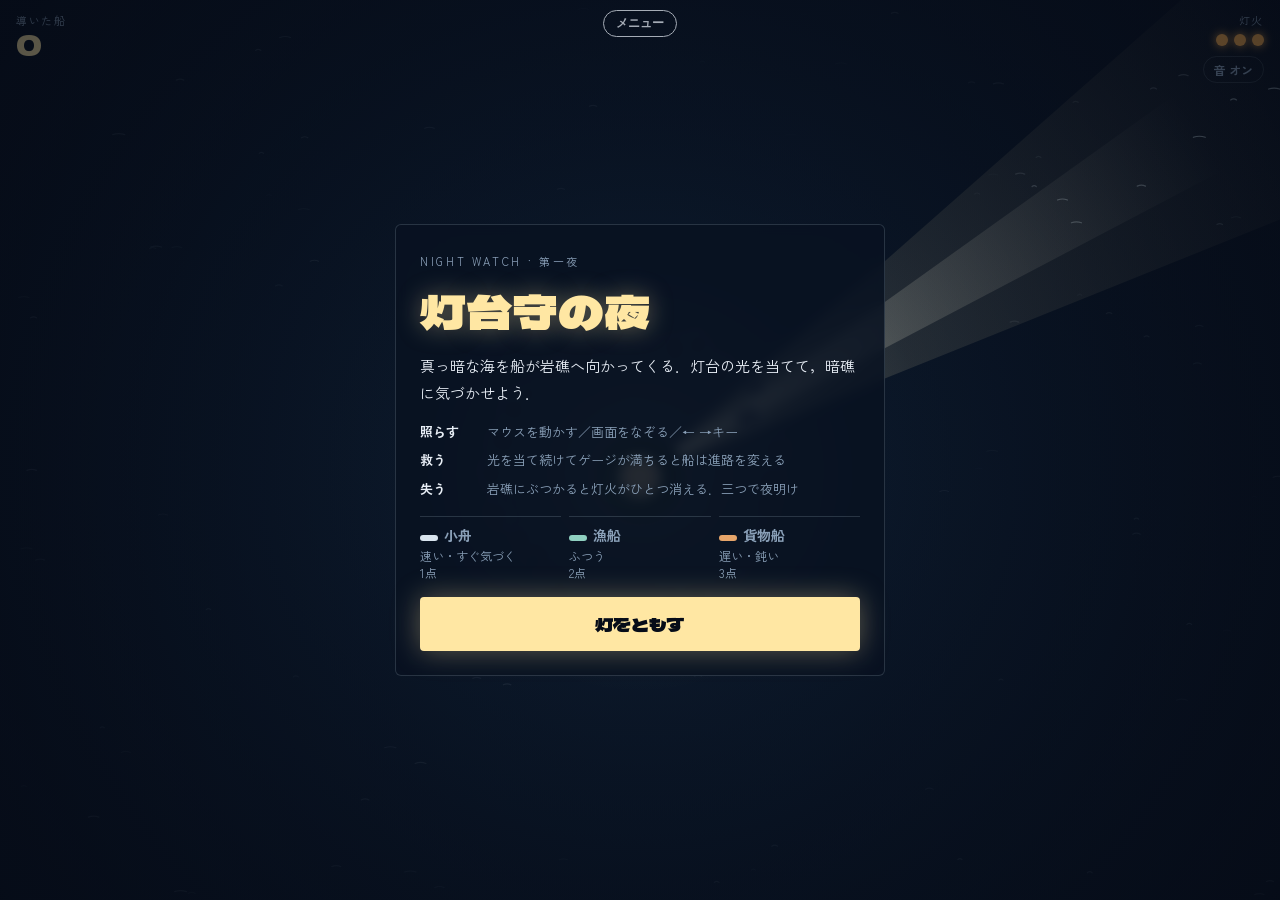
<file: docs/lighthouse.html>
<!doctype html>
<html lang="ja">
<head>
<meta charset="utf-8">
<meta name="viewport" content="width=device-width, initial-scale=1, viewport-fit=cover">
<meta name="theme-color" content="#060c18">
<meta name="apple-mobile-web-app-capable" content="yes">
<meta name="mobile-web-app-capable" content="yes">
<meta name="apple-mobile-web-app-title" content="ゲーム箱">
<link rel="manifest" href="manifest.webmanifest">
<link rel="apple-touch-icon" href="icon-180.png">
<link rel="icon" href="icon-192.png">
<style>:root{color-scheme:light;padding-top:env(safe-area-inset-top,0px);padding-bottom:env(safe-area-inset-bottom,0px)}
body{margin:0;font:14px system-ui,-apple-system,"Hiragino Sans","Noto Sans JP",sans-serif}
img{max-width:100%}[hidden]{display:none!important}
.app-menu{font:700 12px system-ui,-apple-system,"Hiragino Sans",sans-serif;color:inherit;text-decoration:none;
 border:1px solid currentColor;border-radius:999px;padding:4px 12px;opacity:.7;background:transparent}
.app-menu.fixed{position:fixed;z-index:50;left:50%;transform:translateX(-50%);top:calc(env(safe-area-inset-top,0px) + 10px)}
.app-menu-bar{display:flex;justify-content:flex-end;padding-top:12px;padding-left:max(16px,env(safe-area-inset-left,0px));padding-right:max(16px,env(safe-area-inset-right,0px))}</style>
<title>灯台守の夜</title>
</head>
<body>
<a class="app-menu fixed" href="./">メニュー</a>
<meta name="claude:viewport-fit-sides" content="cover">
<link rel="preconnect" href="https://fonts.googleapis.com">
<link rel="preconnect" href="https://fonts.gstatic.com" crossorigin>
<link rel="stylesheet" href="https://fonts.googleapis.com/css2?family=Dela+Gothic+One&family=Zen+Kaku+Gothic+New:wght@400;700&display=swap">
<style>
/* Layout: 画面いっぱいの夜の海キャンバス．HUDは上端に浮かせ，開始・終了画面は中央のカード一枚． */
:root {
  --night: #060c18;
  --sea: #0c1a2c;
  --beam: #ffe7a3;
  --lamp: #ffb04a;
  --foam: #cfe2ee;
  --danger: #ff6a5c;
  --ink: #e8eef6;
  --muted: #8aa0b8;
  --card: rgba(9, 18, 33, 0.86);
  --line: rgba(207, 226, 238, 0.16);
  --display: "Dela Gothic One", "Hiragino Sans", "Noto Sans JP", sans-serif;
  --body: "Zen Kaku Gothic New", "Hiragino Sans", "Noto Sans JP", "Yu Gothic", sans-serif;
  color-scheme: dark;
}
[hidden] { display: none !important; }
html, body { height: 100%; }
body {
  background: var(--night);
  color: var(--ink);
  font-family: var(--body);
  overflow: hidden;
  touch-action: none;
  user-select: none;
  -webkit-user-select: none;
}
#game { position: fixed; inset: 0; width: 100%; height: 100%; display: block; cursor: crosshair; }

.hud {
  position: fixed; top: 0; left: 0; right: 0;
  display: flex; justify-content: space-between; align-items: flex-start; gap: 12px;
  padding-top: calc(env(safe-area-inset-top, 0px) + 12px);
  padding-left: max(16px, env(safe-area-inset-left, 0px));
  padding-right: max(16px, env(safe-area-inset-right, 0px));
  pointer-events: none;
  font-variant-numeric: tabular-nums;
}
.stat { display: flex; flex-direction: column; gap: 2px; }
.stat .label { font-size: 11px; letter-spacing: 0.14em; color: var(--muted); }
.stat .value { font-family: var(--display); font-size: 28px; line-height: 1; color: var(--beam); }
.stat.right { align-items: flex-end; }
.lives { display: flex; gap: 6px; margin-top: 4px; }
.lives span {
  width: 12px; height: 12px; border-radius: 50%;
  background: var(--lamp); box-shadow: 0 0 10px var(--lamp);
  transition: background .3s, box-shadow .3s;
}
.lives span.out { background: #2a3546; box-shadow: none; }
.combo { font-size: 13px; color: var(--lamp); min-height: 1.2em; margin-top: 4px; letter-spacing: 0.06em; }
.sound {
  pointer-events: auto;
  margin-top: 8px;
  font: 700 12px var(--body);
  color: var(--muted);
  background: transparent;
  border: 1px solid var(--line);
  border-radius: 999px;
  padding: 4px 10px;
  cursor: pointer;
}
.sound:focus-visible, .btn:focus-visible { outline: 2px solid var(--beam); outline-offset: 3px; }

.overlay {
  position: fixed; inset: 0;
  display: grid; place-items: center;
  padding-block: 24px;
  padding-left: max(16px, env(safe-area-inset-left, 0px));
  padding-right: max(16px, env(safe-area-inset-right, 0px));
  background: radial-gradient(ellipse at center, rgba(6,12,24,0.2), rgba(6,12,24,0.7));
}
.card {
  width: min(440px, 100%);
  background: var(--card);
  border: 1px solid var(--line);
  border-radius: 6px;
  padding: 28px 24px 24px;
  display: flex; flex-direction: column; gap: 16px;
  backdrop-filter: blur(6px);
  -webkit-backdrop-filter: blur(6px);
}
.eyebrow { font-size: 11px; letter-spacing: 0.24em; color: var(--muted); }
h1 {
  font-family: var(--display); font-weight: 400;
  font-size: clamp(34px, 9vw, 46px); line-height: 1.1;
  margin: 0; color: var(--beam);
  text-shadow: 0 0 24px rgba(255, 231, 163, 0.35);
  text-wrap: balance;
}
.lead { margin: 0; line-height: 1.8; font-size: 15px; }
.rules { margin: 0; padding: 0; list-style: none; display: grid; gap: 8px; font-size: 13px; line-height: 1.6; color: var(--muted); }
.rules li { display: grid; grid-template-columns: 4.5em 1fr; gap: 8px; }
.rules b { color: var(--ink); font-weight: 700; }
.ships { display: grid; grid-template-columns: repeat(3, 1fr); gap: 8px; }
.ship { border-top: 1px solid var(--line); padding-top: 8px; display: flex; flex-direction: column; gap: 2px; font-size: 12px; color: var(--muted); }
.ship b { font-size: 14px; }
.ship .sw { display: inline-block; width: 18px; height: 6px; border-radius: 3px; margin-right: 6px; vertical-align: middle; }
.btn {
  font: 400 18px var(--display);
  color: var(--night);
  background: var(--beam);
  border: 0; border-radius: 4px;
  padding: 14px 18px;
  cursor: pointer;
  box-shadow: 0 0 28px rgba(255, 231, 163, 0.35);
  transition: transform .15s;
}
.btn:hover { transform: translateY(-1px); }
.result { display: flex; gap: 24px; font-variant-numeric: tabular-nums; }
.result .value { font-family: var(--display); font-size: 36px; color: var(--beam); line-height: 1.1; }
.result .label { font-size: 11px; letter-spacing: 0.14em; color: var(--muted); }
.newbest { color: var(--lamp); font-weight: 700; font-size: 14px; }
@media (prefers-reduced-motion: reduce) { .btn { transition: none; } }
</style>

<canvas id="game" aria-label="灯台の光で船を導くゲーム画面"></canvas>

<div class="hud">
  <div class="stat">
    <span class="label">導いた船</span>
    <span class="value" id="score">0</span>
    <span class="combo" id="combo"></span>
  </div>
  <div class="stat right">
    <span class="label">灯火</span>
    <div class="lives" id="lives"><span></span><span></span><span></span></div>
    <button class="sound" id="sound" type="button">音 オン</button>
  </div>
</div>

<div class="overlay" id="titleScreen">
  <div class="card">
    <span class="eyebrow">NIGHT WATCH · 第一夜</span>
    <h1>灯台守の夜</h1>
    <p class="lead">真っ暗な海を船が岩礁へ向かってくる．灯台の光を当てて，暗礁に気づかせよう．</p>
    <ul class="rules">
      <li><b>照らす</b>マウスを動かす／画面をなぞる／← →キー</li>
      <li><b>救う</b>光を当て続けてゲージが満ちると船は進路を変える</li>
      <li><b>失う</b>岩礁にぶつかると灯火がひとつ消える．三つで夜明け</li>
    </ul>
    <div class="ships">
      <div class="ship"><b><span class="sw" style="background:#d9e4ee"></span>小舟</b>速い・すぐ気づく<br>1点</div>
      <div class="ship"><b><span class="sw" style="background:#8fd0c0"></span>漁船</b>ふつう<br>2点</div>
      <div class="ship"><b><span class="sw" style="background:#e6a56a"></span>貨物船</b>遅い・鈍い<br>3点</div>
    </div>
    <button class="btn" id="startBtn" type="button">灯をともす</button>
  </div>
</div>

<div class="overlay" id="overScreen" hidden>
  <div class="card">
    <span class="eyebrow">DAWN · 夜明け</span>
    <h1>夜が明けた</h1>
    <div class="result">
      <div><div class="value" id="finalScore">0</div><div class="label">得点</div></div>
      <div><div class="value" id="finalShips">0</div><div class="label">救った船</div></div>
      <div><div class="value" id="finalBest">0</div><div class="label">最高得点</div></div>
    </div>
    <span class="newbest" id="newBest" hidden>最高得点を更新しました</span>
    <button class="btn" id="retryBtn" type="button">もう一晩見張る</button>
  </div>
</div>

<script>
(() => {
  const cv = document.getElementById('game');
  const ctx = cv.getContext('2d');
  const $ = id => document.getElementById(id);
  const reduceMotion = matchMedia('(prefers-reduced-motion: reduce)').matches;

  // ---------- geometry ----------
  let W, H, DPR, cx, cy, S, REEF, ISLE, FAR;
  let rocks = [], sparkles = [];
  const HW = 0.17;          // 光の半角 (rad)
  const ROT = 3.4;          // 灯台の回転速度 (rad/s)

  function rand(a, b) { return a + Math.random() * (b - a); }
  function angNorm(a) { while (a > Math.PI) a -= Math.PI * 2; while (a < -Math.PI) a += Math.PI * 2; return a; }

  function resize() {
    DPR = Math.min(2, window.devicePixelRatio || 1);
    W = innerWidth; H = innerHeight;
    cv.width = Math.round(W * DPR); cv.height = Math.round(H * DPR);
    ctx.setTransform(DPR, 0, 0, DPR, 0, 0);
    cx = W / 2; cy = H / 2 + Math.min(30, H * 0.03);
    S = Math.min(W, H) / 2;
    REEF = S * 0.3; ISLE = S * 0.1;
    FAR = Math.hypot(W, H) / 2 + 40;
    rocks = [];
    const n = 28;
    for (let i = 0; i < n; i++) {
      const a = (i / n) * Math.PI * 2 + rand(-0.06, 0.06);
      const r = REEF + rand(-0.025, 0.03) * S;
      const size = rand(0.022, 0.042) * S;
      const pts = [];
      const k = 7;
      for (let j = 0; j < k; j++) pts.push(size * rand(0.6, 1));
      rocks.push({ a, r, size, pts, rot: rand(0, 6.28) });
    }
    sparkles = [];
    const count = Math.round((W * H) / 9000);
    for (let i = 0; i < count; i++) sparkles.push({ x: rand(0, W), y: rand(0, H), l: rand(4, 12), p: rand(0, 6.28), s: rand(4, 10) });
  }

  // ---------- state ----------
  const TYPES = {
    boat:    { len: 0.05, wid: 0.02,  speed: 1.35, need: 0.45, color: '#d9e4ee', pts: 1, name: '小舟' },
    trawler: { len: 0.075, wid: 0.028, speed: 1.0, need: 0.8,  color: '#8fd0c0', pts: 2, name: '漁船' },
    tanker:  { len: 0.12, wid: 0.036, speed: 0.7, need: 1.35, color: '#e6a56a', pts: 3, name: '貨物船' },
  };
  let state = 'title';
  let ships = [], parts = [], texts = [];
  let beamA = -Math.PI / 2, targetA = -Math.PI / 2;
  let score = 0, saved = 0, lives = 3, combo = 0, lastSave = -10;
  let t = 0, playT = 0, spawnT = 1.2, shake = 0;
  let keyDir = 0, usingKeys = false;
  let best = 0;
  try { best = parseInt(localStorage.getItem('lighthouse-best') || '0', 10) || 0; } catch (e) {}

  function difficulty() { return Math.min(2.4, 1 + playT / 55); }

  function spawnShip() {
    const p = playT;
    let kind = 'trawler';
    const r = Math.random();
    if (p > 20 && r < 0.25) kind = 'tanker';
    else if (r < 0.62) kind = 'boat';
    else kind = 'trawler';
    if (p < 8) kind = 'trawler';
    const T = TYPES[kind];
    // 直近の船と同じ方向を避ける
    let a, tries = 0;
    do {
      a = rand(-Math.PI, Math.PI); tries++;
    } while (tries < 8 && ships.some(s => !s.saved && Math.abs(angNorm(Math.atan2(s.y - cy, s.x - cx) - a)) < 0.35));
    const x = cx + Math.cos(a) * FAR, y = cy + Math.sin(a) * FAR;
    const tx = cx + rand(-1, 1) * ISLE * 0.6, ty = cy + rand(-1, 1) * ISLE * 0.6;
    const heading = Math.atan2(ty - y, tx - x);
    ships.push({
      kind, T, x, y, heading,
      v: T.speed * S * 0.15 * difficulty(),
      lit: 0, glow: 0, saved: false, turnTo: 0, bob: rand(0, 6.28),
    });
  }

  function reset() {
    ships = []; parts = []; texts = [];
    score = 0; saved = 0; lives = 3; combo = 0; lastSave = -10;
    playT = 0; spawnT = 0.8;
    updateHud();
  }

  function updateHud() {
    $('score').textContent = score;
    const ls = $('lives').children;
    for (let i = 0; i < 3; i++) ls[i].classList.toggle('out', i >= lives);
    $('combo').textContent = combo >= 2 ? `連続 ×${combo}` : '';
  }

  // ---------- audio ----------
  let actx = null, soundOn = true;
  try { soundOn = localStorage.getItem('lighthouse-sound') !== 'off'; } catch (e) {}
  $('sound').textContent = soundOn ? '音 オン' : '音 オフ';
  function ensureAudio() {
    if (!actx) { try { actx = new (window.AudioContext || window.webkitAudioContext)(); } catch (e) {} }
    if (actx && actx.state === 'suspended') actx.resume();
  }
  function tone(freq, start, dur, vol = 0.12, type = 'sine') {
    if (!actx || !soundOn) return;
    const o = actx.createOscillator(), g = actx.createGain();
    o.type = type; o.frequency.value = freq;
    const t0 = actx.currentTime + start;
    g.gain.setValueAtTime(0, t0);
    g.gain.linearRampToValueAtTime(vol, t0 + 0.01);
    g.gain.exponentialRampToValueAtTime(0.0001, t0 + dur);
    o.connect(g).connect(actx.destination);
    o.start(t0); o.stop(t0 + dur + 0.05);
  }
  function chime(c) {
    const base = 523.25 * Math.pow(2, Math.min(c, 6) / 12);
    tone(base, 0, 0.5); tone(base * 1.5, 0.08, 0.6, 0.09);
  }
  function crash() {
    if (!actx || !soundOn) return;
    const len = actx.sampleRate * 0.6;
    const buf = actx.createBuffer(1, len, actx.sampleRate);
    const d = buf.getChannelData(0);
    for (let i = 0; i < len; i++) d[i] = (Math.random() * 2 - 1) * Math.pow(1 - i / len, 2);
    const src = actx.createBufferSource(); src.buffer = buf;
    const f = actx.createBiquadFilter(); f.type = 'lowpass'; f.frequency.value = 700;
    const g = actx.createGain(); g.gain.value = 0.35;
    src.connect(f).connect(g).connect(actx.destination); src.start();
    tone(80, 0, 0.5, 0.2, 'triangle');
  }
  $('sound').addEventListener('click', () => {
    soundOn = !soundOn;
    $('sound').textContent = soundOn ? '音 オン' : '音 オフ';
    try { localStorage.setItem('lighthouse-sound', soundOn ? 'on' : 'off'); } catch (e) {}
    if (soundOn) ensureAudio();
  });

  // ---------- input ----------
  function aimAt(x, y) { targetA = Math.atan2(y - cy, x - cx); usingKeys = false; }
  cv.addEventListener('pointermove', e => aimAt(e.clientX, e.clientY));
  cv.addEventListener('pointerdown', e => { aimAt(e.clientX, e.clientY); });
  addEventListener('keydown', e => {
    if (e.key === 'ArrowLeft' || e.key === 'a' || e.key === 'A') { keyDir = -1; usingKeys = true; e.preventDefault(); }
    if (e.key === 'ArrowRight' || e.key === 'd' || e.key === 'D') { keyDir = 1; usingKeys = true; e.preventDefault(); }
    if ((e.key === 'Enter' || e.key === ' ') && state !== 'play') { e.preventDefault(); start(); }
  });
  addEventListener('keyup', e => {
    if (['ArrowLeft', 'ArrowRight', 'a', 'A', 'd', 'D'].includes(e.key)) keyDir = 0;
  });

  function start() {
    ensureAudio();
    reset();
    state = 'play';
    $('titleScreen').hidden = true;
    $('overScreen').hidden = true;
  }
  $('startBtn').addEventListener('click', start);
  $('retryBtn').addEventListener('click', start);

  function gameOver() {
    state = 'over';
    const isBest = score > best;
    if (isBest) { best = score; try { localStorage.setItem('lighthouse-best', String(best)); } catch (e) {} }
    $('finalScore').textContent = score;
    $('finalShips').textContent = saved;
    $('finalBest').textContent = best;
    $('newBest').hidden = !isBest;
    setTimeout(() => { if (state === 'over') $('overScreen').hidden = false; }, 900);
  }

  // ---------- update ----------
  function update(dt) {
    t += dt;
    // 灯台の回転
    if (state === 'title') targetA = beamA + 1;
    if (usingKeys && keyDir) targetA = beamA + keyDir * 1;
    const d = angNorm(targetA - beamA);
    const rot = state === 'title' ? 0.5 : ROT;
    const step = rot * dt;
    beamA = angNorm(beamA + Math.max(-step, Math.min(step, d)));

    if (state === 'play') {
      playT += dt;
      spawnT -= dt;
      if (spawnT <= 0) {
        spawnShip();
        const interval = Math.max(0.75, 2.8 - playT * 0.028);
        spawnT = interval * rand(0.75, 1.25);
        if (playT > 45 && Math.random() < 0.2) spawnT *= 0.4;
      }
      if (combo && t - lastSave > 2.2) { combo = 0; updateHud(); }
    }

    for (let i = ships.length - 1; i >= 0; i--) {
      const s = ships[i];
      const dx = s.x - cx, dy = s.y - cy;
      const dist = Math.hypot(dx, dy);
      const phi = Math.atan2(dy, dx);
      const halfLenAng = (s.T.len * S * 0.5) / Math.max(dist, 1);
      const inBeam = Math.abs(angNorm(phi - beamA)) < HW + halfLenAng && dist > ISLE;
      s.inBeam = inBeam;
      s.glow = inBeam ? Math.min(1, s.glow + dt * 6) : Math.max(0, s.glow - dt * 1.5);

      if (!s.saved && state === 'play') {
        if (inBeam) s.lit += dt;
        if (s.lit >= s.T.need) {
          s.saved = true;
          // 接線方向へ．光の当たっている側に舵を切る
          const side = angNorm(phi - beamA) >= 0 ? 1 : -1;
          s.turnTo = phi + side * (Math.PI / 2 - 0.45);
          if (t - lastSave < 2.2) combo++; else combo = 1;
          lastSave = t;
          const mult = Math.min(combo, 5);
          const gained = s.T.pts * mult;
          score += gained; saved++;
          texts.push({ x: s.x, y: s.y, txt: mult > 1 ? `+${gained}  ×${mult}` : `+${gained}`, life: 1.2 });
          chime(combo);
          updateHud();
        }
      }
      if (s.saved) {
        const dh = angNorm(s.turnTo - s.heading);
        s.heading += Math.max(-4 * dt, Math.min(4 * dt, dh));
        s.v = Math.min(s.v * (1 + dt * 0.6), s.T.speed * S * 0.5);
      }
      s.x += Math.cos(s.heading) * s.v * dt;
      s.y += Math.sin(s.heading) * s.v * dt;
      s.bob += dt * 2;

      if (!s.saved && dist < REEF + s.T.len * S * 0.25) {
        // 座礁
        ships.splice(i, 1);
        wreck(s);
        continue;
      }
      if (s.saved && dist > FAR + 60) ships.splice(i, 1);
      if (!s.saved && state !== 'play' && dist > FAR + 60) ships.splice(i, 1);
    }

    for (let i = parts.length - 1; i >= 0; i--) {
      const p = parts[i];
      p.life -= dt;
      p.x += p.vx * dt; p.y += p.vy * dt;
      p.vx *= 1 - dt * 2; p.vy *= 1 - dt * 2;
      if (p.life <= 0) parts.splice(i, 1);
    }
    for (let i = texts.length - 1; i >= 0; i--) {
      texts[i].life -= dt; texts[i].y -= dt * 30;
      if (texts[i].life <= 0) texts.splice(i, 1);
    }
    shake = Math.max(0, shake - dt * 30);
  }

  function wreck(s) {
    crash();
    shake = reduceMotion ? 0 : 10;
    for (let k = 0; k < 26; k++) {
      const a = rand(0, 6.28), sp = rand(20, 120);
      parts.push({ x: s.x, y: s.y, vx: Math.cos(a) * sp, vy: Math.sin(a) * sp, life: rand(0.6, 1.4), max: 1.4,
        c: k < 10 ? s.T.color : (k < 18 ? '#ff8a4a' : '#cfe2ee'), r: rand(1.5, 3.5) });
    }
    texts.push({ x: s.x, y: s.y, txt: `${s.T.name}が座礁`, life: 1.4, bad: true });
    if (state === 'play') {
      lives--; combo = 0;
      updateHud();
      if (lives <= 0) gameOver();
    }
  }

  // ---------- draw ----------
  function inBeamAt(x, y) {
    const a = Math.atan2(y - cy, x - cx);
    const dd = Math.abs(angNorm(a - beamA));
    return dd < HW ? 1 - dd / HW : 0;
  }

  function draw() {
    ctx.save();
    if (shake > 0) ctx.translate(rand(-shake, shake), rand(-shake, shake));

    // 海
    const sea = ctx.createRadialGradient(cx, cy, 0, cx, cy, FAR);
    sea.addColorStop(0, '#12253b');
    sea.addColorStop(0.45, '#0b182a');
    sea.addColorStop(1, '#050a15');
    ctx.fillStyle = sea;
    ctx.fillRect(-20, -20, W + 40, H + 40);

    // 波のきらめき
    ctx.lineCap = 'round';
    for (const sp of sparkles) {
      const x = (sp.x + t * sp.s) % (W + 20) - 10;
      const lit = inBeamAt(x, sp.y);
      const dist = Math.hypot(x - cx, sp.y - cy);
      const near = Math.max(0, 1 - dist / (S * 0.9));
      const a = 0.05 + 0.05 * Math.sin(t * 1.5 + sp.p) + lit * 0.45 + near * 0.08;
      ctx.strokeStyle = `rgba(207,226,238,${a.toFixed(3)})`;
      ctx.lineWidth = 1.2;
      ctx.beginPath();
      ctx.moveTo(x, sp.y);
      ctx.quadraticCurveTo(x + sp.l / 2, sp.y - 2, x + sp.l, sp.y);
      ctx.stroke();
    }

    // 光の帯
    ctx.save();
    ctx.globalCompositeOperation = 'lighter';
    const g = ctx.createRadialGradient(cx, cy, ISLE * 0.2, cx, cy, FAR);
    g.addColorStop(0, 'rgba(255,231,163,0.45)');
    g.addColorStop(0.35, 'rgba(255,225,150,0.16)');
    g.addColorStop(1, 'rgba(255,225,150,0.0)');
    ctx.fillStyle = g;
    ctx.beginPath(); ctx.moveTo(cx, cy); ctx.arc(cx, cy, FAR, beamA - HW, beamA + HW); ctx.closePath(); ctx.fill();
    const g2 = ctx.createRadialGradient(cx, cy, 0, cx, cy, FAR * 0.8);
    g2.addColorStop(0, 'rgba(255,240,200,0.4)');
    g2.addColorStop(1, 'rgba(255,240,200,0)');
    ctx.fillStyle = g2;
    ctx.beginPath(); ctx.moveTo(cx, cy); ctx.arc(cx, cy, FAR, beamA - HW * 0.4, beamA + HW * 0.4); ctx.closePath(); ctx.fill();
    // 島まわりのぼんやりした明かり
    const amb = ctx.createRadialGradient(cx, cy, ISLE, cx, cy, REEF * 1.6);
    amb.addColorStop(0, 'rgba(255,200,120,0.10)');
    amb.addColorStop(1, 'rgba(255,200,120,0)');
    ctx.fillStyle = amb;
    ctx.beginPath(); ctx.arc(cx, cy, REEF * 1.6, 0, 6.29); ctx.fill();
    ctx.restore();

    // 岩礁
    for (const r of rocks) {
      const x = cx + Math.cos(r.a) * r.r, y = cy + Math.sin(r.a) * r.r;
      const lit = inBeamAt(x, y);
      ctx.save();
      ctx.translate(x, y); ctx.rotate(r.rot);
      ctx.beginPath();
      r.pts.forEach((len, j) => {
        const a = (j / r.pts.length) * Math.PI * 2;
        const px = Math.cos(a) * len, py = Math.sin(a) * len;
        j ? ctx.lineTo(px, py) : ctx.moveTo(px, py);
      });
      ctx.closePath();
      const foam = 0.18 + 0.12 * Math.sin(t * 2 + r.a * 3) + lit * 0.4;
      ctx.strokeStyle = `rgba(207,226,238,${foam.toFixed(3)})`;
      ctx.lineWidth = 3;
      ctx.stroke();
      ctx.fillStyle = lit > 0 ? `rgb(${50 + lit * 60 | 0},${58 + lit * 55 | 0},${70 + lit * 45 | 0})` : '#1a2533';
      ctx.fill();
      ctx.restore();
    }

    // 島
    ctx.fillStyle = '#1f2f2a';
    ctx.beginPath(); ctx.arc(cx, cy, ISLE, 0, 6.29); ctx.fill();
    ctx.strokeStyle = 'rgba(207,226,238,0.25)'; ctx.lineWidth = 2; ctx.stroke();
    ctx.fillStyle = '#2b3f36';
    ctx.beginPath(); ctx.arc(cx - ISLE * 0.15, cy + ISLE * 0.1, ISLE * 0.7, 0, 6.29); ctx.fill();
    // 灯台（真上から）
    const tr = ISLE * 0.42;
    ctx.fillStyle = '#e8eef6'; ctx.beginPath(); ctx.arc(cx, cy, tr, 0, 6.29); ctx.fill();
    ctx.fillStyle = '#c8473c'; ctx.beginPath(); ctx.arc(cx, cy, tr * 0.72, 0, 6.29); ctx.fill();
    ctx.fillStyle = '#e8eef6'; ctx.beginPath(); ctx.arc(cx, cy, tr * 0.48, 0, 6.29); ctx.fill();
    const lampG = ctx.createRadialGradient(cx, cy, 0, cx, cy, tr * 1.4);
    lampG.addColorStop(0, 'rgba(255,245,210,1)');
    lampG.addColorStop(0.3, 'rgba(255,231,163,0.9)');
    lampG.addColorStop(1, 'rgba(255,231,163,0)');
    ctx.fillStyle = lampG; ctx.beginPath(); ctx.arc(cx, cy, tr * 1.4, 0, 6.29); ctx.fill();

    // 船
    for (const s of ships) drawShip(s);

    // 破片
    for (const p of parts) {
      ctx.globalAlpha = Math.max(0, p.life / p.max);
      ctx.fillStyle = p.c;
      ctx.beginPath(); ctx.arc(p.x, p.y, p.r, 0, 6.29); ctx.fill();
    }
    ctx.globalAlpha = 1;

    // 文字
    ctx.textAlign = 'center';
    ctx.font = `700 ${Math.max(13, S * 0.045) | 0}px "Zen Kaku Gothic New", sans-serif`;
    for (const tx of texts) {
      ctx.globalAlpha = Math.min(1, tx.life * 1.5);
      ctx.fillStyle = tx.bad ? '#ff6a5c' : '#ffe7a3';
      ctx.fillText(tx.txt, tx.x, tx.y - 14);
    }
    ctx.globalAlpha = 1;
    ctx.restore();
  }

  function drawShip(s) {
    const len = s.T.len * S, wid = s.T.wid * S;
    const dist = Math.hypot(s.x - cx, s.y - cy);
    const near = Math.max(0, Math.min(1, 1 - (dist - REEF) / (S * 0.4))) * 0.25;
    const vis = Math.min(1, 0.06 + s.glow * 0.94 + near);

    // 航跡
    ctx.save();
    ctx.translate(s.x, s.y);
    ctx.rotate(s.heading);
    ctx.strokeStyle = `rgba(207,226,238,${(0.08 + vis * 0.3).toFixed(3)})`;
    ctx.lineWidth = 1.5;
    ctx.beginPath();
    ctx.moveTo(-len * 0.5, -wid * 0.4); ctx.lineTo(-len * 1.6, -wid * 1.3);
    ctx.moveTo(-len * 0.5, wid * 0.4); ctx.lineTo(-len * 1.6, wid * 1.3);
    ctx.stroke();

    // 船体
    const wob = Math.sin(s.bob) * 0.03;
    ctx.rotate(wob);
    ctx.globalAlpha = vis;
    ctx.fillStyle = s.T.color;
    ctx.beginPath();
    ctx.moveTo(len / 2, 0);
    ctx.quadraticCurveTo(len * 0.15, -wid / 2, -len / 2, -wid * 0.42);
    ctx.lineTo(-len / 2, wid * 0.42);
    ctx.quadraticCurveTo(len * 0.15, wid / 2, len / 2, 0);
    ctx.fill();
    ctx.fillStyle = 'rgba(6,12,24,0.55)';
    if (s.kind === 'tanker') {
      for (let k = 0; k < 3; k++) ctx.fillRect(-len * 0.3 + k * len * 0.18, -wid * 0.25, len * 0.13, wid * 0.5);
      ctx.fillStyle = '#e8eef6';
      ctx.fillRect(-len * 0.46, -wid * 0.3, len * 0.12, wid * 0.6);
    } else {
      ctx.fillRect(-len * 0.25, -wid * 0.22, len * 0.3, wid * 0.44);
    }
    ctx.globalAlpha = 1;

    // 船尾の灯り（暗くても見える）
    const lx = -len * 0.42;
    const lg = ctx.createRadialGradient(lx, 0, 0, lx, 0, wid * 1.2);
    lg.addColorStop(0, 'rgba(255,176,74,0.95)');
    lg.addColorStop(1, 'rgba(255,176,74,0)');
    ctx.fillStyle = lg;
    ctx.beginPath(); ctx.arc(lx, 0, wid * 1.2, 0, 6.29); ctx.fill();
    ctx.restore();

    if (!s.saved && state === 'play') {
      // 危険表示：岩礁まで約2秒以内
      const eta = (dist - REEF) / Math.max(s.v, 1);
      if (eta < 2.2 && s.lit < s.T.need) {
        const pulse = 0.5 + 0.5 * Math.sin(t * 12);
        ctx.strokeStyle = `rgba(255,106,92,${(0.35 + pulse * 0.5).toFixed(3)})`;
        ctx.lineWidth = 2;
        ctx.beginPath(); ctx.arc(s.x, s.y, len * 0.75, 0, 6.29); ctx.stroke();
      }
      // 気づきゲージ
      if (s.lit > 0) {
        const f = Math.min(1, s.lit / s.T.need);
        ctx.strokeStyle = 'rgba(255,231,163,0.25)';
        ctx.lineWidth = 3;
        ctx.beginPath(); ctx.arc(s.x, s.y, len * 0.62, 0, 6.29); ctx.stroke();
        ctx.strokeStyle = '#ffe7a3';
        ctx.beginPath(); ctx.arc(s.x, s.y, len * 0.62, -Math.PI / 2, -Math.PI / 2 + f * Math.PI * 2); ctx.stroke();
      }
    }
  }

  // ---------- loop ----------
  let last = performance.now();
  function frame(now) {
    const dt = Math.min(0.05, (now - last) / 1000);
    last = now;
    update(dt);
    draw();
    requestAnimationFrame(frame);
  }

  addEventListener('resize', resize);
  resize();
  updateHud();
  requestAnimationFrame(frame);
})();
</script>
<script>if('serviceWorker' in navigator){addEventListener('load',()=>navigator.serviceWorker.register('sw.js').catch(()=>{}));}</script>
</body>
</html>
</file>
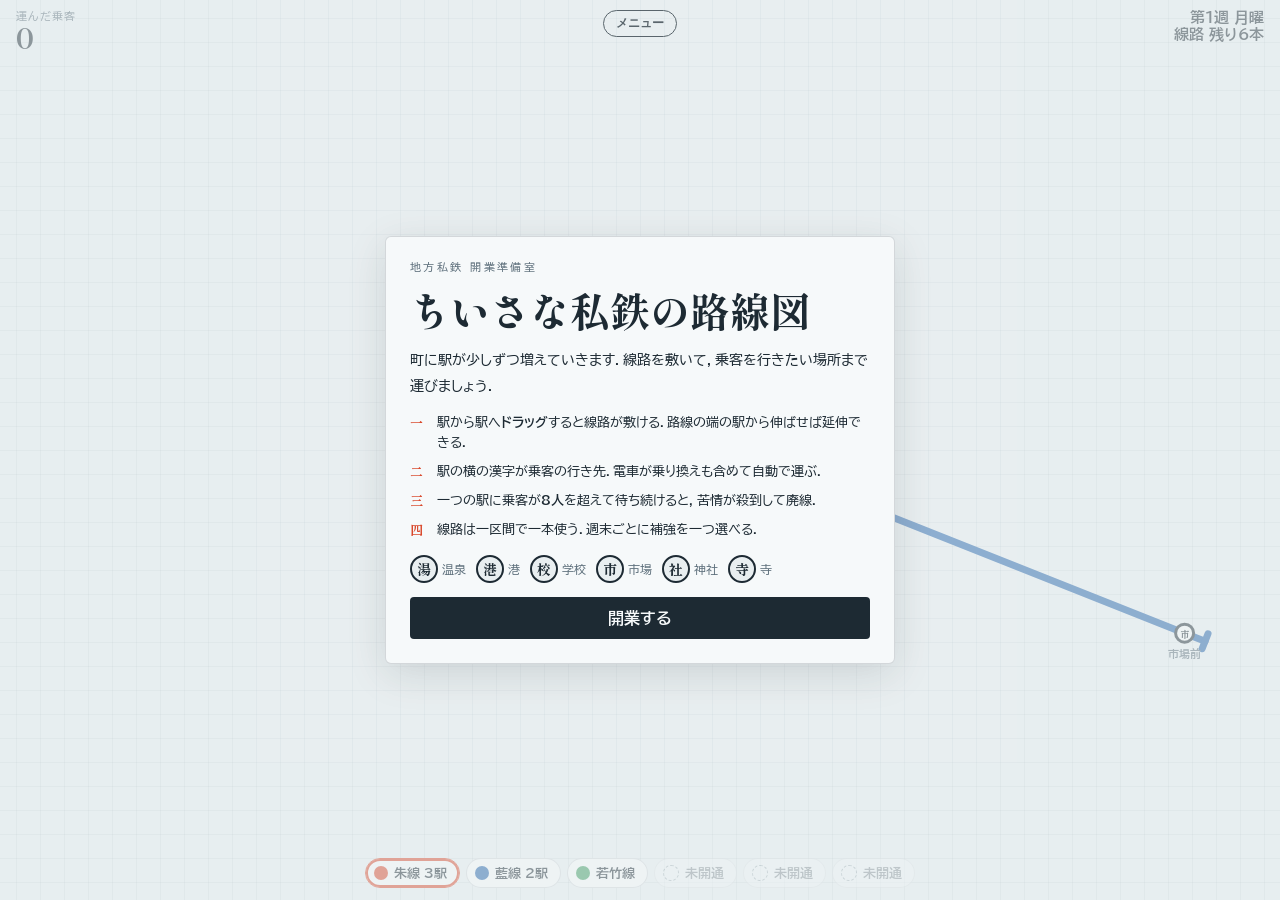
<file: docs/rosenzu.html>
<!doctype html>
<html lang="ja">
<head>
<meta charset="utf-8">
<meta name="viewport" content="width=device-width, initial-scale=1, viewport-fit=cover">
<meta name="theme-color" content="#e8eef0">
<meta name="apple-mobile-web-app-capable" content="yes">
<meta name="mobile-web-app-capable" content="yes">
<meta name="apple-mobile-web-app-title" content="ゲーム箱">
<link rel="manifest" href="manifest.webmanifest">
<link rel="apple-touch-icon" href="icon-180.png">
<link rel="icon" href="icon-192.png">
<style>:root{color-scheme:light;padding-top:env(safe-area-inset-top,0px);padding-bottom:env(safe-area-inset-bottom,0px)}
body{margin:0;font:14px system-ui,-apple-system,"Hiragino Sans","Noto Sans JP",sans-serif}
img{max-width:100%}[hidden]{display:none!important}
.app-menu{font:700 12px system-ui,-apple-system,"Hiragino Sans",sans-serif;color:inherit;text-decoration:none;
 border:1px solid currentColor;border-radius:999px;padding:4px 12px;opacity:.7;background:transparent}
.app-menu.fixed{position:fixed;z-index:50;left:50%;transform:translateX(-50%);top:calc(env(safe-area-inset-top,0px) + 10px)}
.app-menu-bar{display:flex;justify-content:flex-end;padding-top:12px;padding-left:max(16px,env(safe-area-inset-left,0px));padding-right:max(16px,env(safe-area-inset-right,0px))}</style>
<title>ちいさな私鉄の路線図</title>
</head>
<body>
<a class="app-menu fixed" href="./">メニュー</a>
<meta name="claude:viewport-fit-sides" content="cover">
<link rel="preconnect" href="https://fonts.googleapis.com">
<link rel="preconnect" href="https://fonts.gstatic.com" crossorigin>
<link rel="stylesheet" href="https://fonts.googleapis.com/css2?family=BIZ+UDPGothic:wght@400;700&family=Shippori+Mincho+B1:wght@700;800&display=swap">
<style>
/* Layout: 方眼紙の地図キャンバスを全面に．上に運行状況，下に路線の切り替え帯，中央にカード型の案内． */
:root {
  --paper: #e8eef0;
  --grid: rgba(40, 70, 90, 0.08);
  --ink: #1d2a33;
  --muted: #5d6f7b;
  --surface: #f6f9fa;
  --line: rgba(29, 42, 51, 0.16);
  --danger: #d23b2a;
  --l1: #d9482b;  /* 朱 */
  --l2: #1f5fa8;  /* 藍 */
  --l3: #3c9a5f;  /* 若竹 */
  --l4: #d89a00;  /* 山吹 */
  --l5: #7a4fa3;  /* 江戸紫 */
  --l6: #8a5a3c;  /* 鳶 */
  --sign: "Shippori Mincho B1", "Hiragino Mincho ProN", "Yu Mincho", serif;
  --ui: "BIZ UDPGothic", "Hiragino Sans", "Noto Sans JP", "Yu Gothic", sans-serif;
}
@media (prefers-color-scheme: dark) {
  :root:not([data-theme="light"]) {
    --paper: #121b21; --grid: rgba(170, 200, 215, 0.06); --ink: #dfe8ec; --muted: #8fa3ae;
    --surface: #1a252c; --line: rgba(223, 232, 236, 0.16); --danger: #ff6b5a;
    --l1: #f0603f; --l2: #4f8fd8; --l3: #56b878; --l4: #f0b62a; --l5: #a27ad0; --l6: #c08660;
    color-scheme: dark;
  }
}
:root[data-theme="dark"] {
  --paper: #121b21; --grid: rgba(170, 200, 215, 0.06); --ink: #dfe8ec; --muted: #8fa3ae;
  --surface: #1a252c; --line: rgba(223, 232, 236, 0.16); --danger: #ff6b5a;
  --l1: #f0603f; --l2: #4f8fd8; --l3: #56b878; --l4: #f0b62a; --l5: #a27ad0; --l6: #c08660;
  color-scheme: dark;
}
[hidden] { display: none !important; }
html, body { height: 100%; }
body {
  background: var(--paper); color: var(--ink); font-family: var(--ui);
  overflow: hidden; touch-action: none; user-select: none; -webkit-user-select: none;
}
#map { position: fixed; inset: 0; width: 100%; height: 100%; display: block; }

.top {
  position: fixed; top: 0; left: 0; right: 0;
  display: flex; justify-content: space-between; align-items: flex-start; gap: 12px;
  padding-top: calc(env(safe-area-inset-top, 0px) + 10px);
  padding-left: max(16px, env(safe-area-inset-left, 0px));
  padding-right: max(16px, env(safe-area-inset-right, 0px));
  pointer-events: none; font-variant-numeric: tabular-nums;
}
.stat { display: flex; flex-direction: column; gap: 2px; }
.stat.right { align-items: flex-end; text-align: right; }
.label { font-size: 11px; letter-spacing: 0.12em; color: var(--muted); }
.big { font-family: var(--sign); font-weight: 800; font-size: 28px; line-height: 1.05; }
.mid { font-weight: 700; font-size: 15px; }
.rails { font-weight: 700; font-size: 15px; }
.rails.zero { color: var(--danger); }

.bottom {
  position: fixed; left: 0; right: 0; bottom: 0;
  padding-bottom: calc(env(safe-area-inset-bottom, 0px) + 12px);
  padding-top: 10px;
  padding-left: max(16px, env(safe-area-inset-left, 0px));
  padding-right: max(16px, env(safe-area-inset-right, 0px));
  display: flex; flex-direction: column; align-items: center; gap: 8px;
  pointer-events: none;
}
.tabs { display: flex; flex-wrap: wrap; justify-content: center; gap: 6px; pointer-events: auto; }
.tab {
  font: 700 13px var(--ui); color: var(--ink);
  background: var(--surface); border: 1px solid var(--line); border-radius: 999px;
  padding: 6px 12px 6px 8px; display: inline-flex; align-items: center; gap: 6px; cursor: pointer;
}
.tab .dot { width: 14px; height: 14px; border-radius: 50%; background: var(--c); }
.tab[aria-pressed="true"] { border-color: var(--c); box-shadow: 0 0 0 2px var(--c) inset; }
.tab:disabled { opacity: 0.45; cursor: default; }
.tab:disabled .dot { background: transparent; border: 1.5px dashed var(--muted); }
.tab:focus-visible, .btn:focus-visible, .choice:focus-visible, .remove:focus-visible { outline: 2px solid var(--ink); outline-offset: 2px; }
.remove {
  pointer-events: auto; font: 700 12px var(--ui); color: var(--danger);
  background: transparent; border: 1px solid currentColor; border-radius: 999px; padding: 4px 12px; cursor: pointer;
}
.toast {
  font-size: 13px; font-weight: 700; color: var(--surface); background: var(--ink);
  border-radius: 4px; padding: 6px 12px; opacity: 0; transition: opacity .2s; max-width: 100%;
}
.toast.show { opacity: 0.92; }

.overlay {
  position: fixed; inset: 0; display: grid; place-items: center;
  padding-block: 24px;
  padding-left: max(16px, env(safe-area-inset-left, 0px));
  padding-right: max(16px, env(safe-area-inset-right, 0px));
  background: color-mix(in srgb, var(--paper) 55%, transparent);
  overflow-y: auto;
}
.card {
  width: min(460px, 100%);
  background: var(--surface); border: 1px solid var(--line); border-radius: 6px;
  padding: 24px; display: flex; flex-direction: column; gap: 14px;
  box-shadow: 0 10px 40px rgba(0, 0, 0, 0.12);
}
.eyebrow { font-size: 11px; letter-spacing: 0.22em; color: var(--muted); }
h1, h2 { font-family: var(--sign); font-weight: 800; margin: 0; line-height: 1.2; text-wrap: balance; }
h1 { font-size: clamp(30px, 8vw, 40px); }
h2 { font-size: 26px; }
p { margin: 0; line-height: 1.8; font-size: 14px; }
.steps { margin: 0; padding: 0; list-style: none; display: grid; gap: 8px; font-size: 13px; line-height: 1.6; }
.steps li { display: grid; grid-template-columns: 1.6em 1fr; gap: 6px; }
.steps .n { font-family: var(--sign); font-weight: 800; color: var(--l1); }
.kinds { display: flex; flex-wrap: wrap; gap: 10px; font-size: 12px; color: var(--muted); }
.kinds span { display: inline-flex; align-items: center; gap: 4px; }
.kinds b {
  font-family: var(--sign); font-weight: 800; font-size: 14px; color: var(--ink);
  width: 24px; height: 24px; border-radius: 50%; border: 2px solid var(--ink);
  display: inline-grid; place-items: center; background: var(--paper);
}
.btn {
  font: 700 16px var(--ui); color: var(--surface); background: var(--ink);
  border: 0; border-radius: 4px; padding: 13px 16px; cursor: pointer;
}
.choices { display: grid; gap: 8px; }
.choice {
  text-align: left; font: 400 13px var(--ui); color: var(--ink); background: var(--paper);
  border: 1px solid var(--line); border-radius: 4px; padding: 12px 14px; cursor: pointer;
  display: flex; flex-direction: column; gap: 2px;
}
.choice b { font-size: 15px; }
.choice:hover { border-color: var(--ink); }
.result { display: flex; gap: 24px; font-variant-numeric: tabular-nums; }
.result .big { font-size: 34px; }
.note { font-size: 13px; color: var(--muted); }
</style>

<canvas id="map" aria-label="路線図の盤面"></canvas>

<div class="top">
  <div class="stat">
    <span class="label">運んだ乗客</span>
    <span class="big" id="score">0</span>
  </div>
  <div class="stat right">
    <span class="mid" id="clock">第1週 月曜</span>
    <span class="rails" id="rails">線路 残り6本</span>
  </div>
</div>

<div class="bottom">
  <div class="toast" id="toast" role="status"></div>
  <button class="remove" id="removeBtn" type="button" hidden>この路線を撤去</button>
  <div class="tabs" id="tabs"></div>
</div>

<div class="overlay" id="titleScreen">
  <div class="card">
    <span class="eyebrow">地方私鉄 開業準備室</span>
    <h1>ちいさな私鉄の路線図</h1>
    <p>町に駅が少しずつ増えていきます．線路を敷いて，乗客を行きたい場所まで運びましょう．</p>
    <ul class="steps">
      <li><span class="n">一</span><span>駅から駅へ<b>ドラッグ</b>すると線路が敷ける．路線の端の駅から伸ばせば延伸できる．</span></li>
      <li><span class="n">二</span><span>駅の横の漢字が乗客の行き先．電車が乗り換えも含めて自動で運ぶ．</span></li>
      <li><span class="n">三</span><span>一つの駅に乗客が<b>8人</b>を超えて待ち続けると，苦情が殺到して廃線．</span></li>
      <li><span class="n">四</span><span>線路は一区間で一本使う．週末ごとに補強を一つ選べる．</span></li>
    </ul>
    <div class="kinds">
      <span><b>湯</b>温泉</span><span><b>港</b>港</span><span><b>校</b>学校</span><span><b>市</b>市場</span><span><b>社</b>神社</span><span><b>寺</b>寺</span>
    </div>
    <button class="btn" id="startBtn" type="button">開業する</button>
  </div>
</div>

<div class="overlay" id="weekScreen" hidden>
  <div class="card">
    <span class="eyebrow" id="weekEyebrow">第1週 終了</span>
    <h2>今週の予算</h2>
    <p class="note">線路が2本届きました．さらにどれか一つを選んでください．</p>
    <div class="choices" id="choices"></div>
  </div>
</div>

<div class="overlay" id="overScreen" hidden>
  <div class="card">
    <span class="eyebrow">廃線のお知らせ</span>
    <h2 id="overTitle">駅に苦情が殺到しました</h2>
    <div class="result">
      <div><div class="big" id="finalScore">0</div><div class="label">運んだ乗客</div></div>
      <div><div class="big" id="finalWeeks">1</div><div class="label">営業した週</div></div>
      <div><div class="big" id="finalBest">0</div><div class="label">最高記録</div></div>
    </div>
    <span class="note" id="newBest" hidden>最高記録を更新しました．</span>
    <button class="btn" id="retryBtn" type="button">もう一度開業する</button>
  </div>
</div>

<script>
(() => {
  const cv = document.getElementById('map');
  const ctx = cv.getContext('2d');
  const $ = id => document.getElementById(id);
  const rand = (a, b) => a + Math.random() * (b - a);
  const pick = arr => arr[Math.floor(Math.random() * arr.length)];

  // ---------- 設定 ----------
  const TYPES = ['湯', '港', '校', '市', '社', '寺'];
  const NAMES = {
    '湯': ['湯元', '湯ノ花', '湯川', '湯沢口', '湯ケ丘', '新湯'],
    '港': ['港町', '浜港', '北港', '漁港前', '岬港', '南浜'],
    '校': ['学園前', '高校前', '大学前', '文教町', '学校裏', '書院'],
    '市': ['市場前', '朝市', '中央市場', '問屋町', '市ノ坪', '商店街'],
    '社': ['神社前', '宮前', '鳥居町', '宮ノ森', '稲荷口', '社家'],
    '寺': ['寺町', '山門前', '鐘楼', '本堂前', '観音口', '寺ノ下'],
  };
  const LINE_NAMES = ['朱線', '藍線', '若竹線', '山吹線', '紫線', '鳶線'];
  const DAY = ['月', '火', '水', '木', '金', '土', '日'];
  const DAY_LEN = 7;          // 1日の秒数
  const WEEK_LEN = DAY_LEN * 7;
  const CAP = 8;              // 駅で待てる人数
  const CROWD_TIME = 22;      // 超過状態が続くと廃線になる秒数

  // ---------- 状態 ----------
  let W, H, DPR, S, top = 80, bottom = 110, margin = 36;
  let colors = {};
  let state = 'title';
  let stations = [], lines = [], dist = {};
  let score = 0, elapsed = 0, week = 1, rails = 6, trainCap = 6, speedMul = 1, linesAvail = 3;
  let stationT = 0, paxT = 0, sel = 0, nextId = 1;
  let drag = null, hintT = 0;
  let best = 0;
  try { best = parseInt(localStorage.getItem('rosenzu-best') || '0', 10) || 0; } catch (e) {}

  function readColors() {
    const cs = getComputedStyle(document.documentElement);
    const g = n => cs.getPropertyValue(n).trim();
    colors = {
      paper: g('--paper'), grid: g('--grid'), ink: g('--ink'), muted: g('--muted'),
      surface: g('--surface'), danger: g('--danger'),
      lines: [g('--l1'), g('--l2'), g('--l3'), g('--l4'), g('--l5'), g('--l6')],
    };
  }
  new MutationObserver(() => { readColors(); renderTabs(); }).observe(document.documentElement, { attributes: true, attributeFilter: ['data-theme'] });
  matchMedia('(prefers-color-scheme: dark)').addEventListener('change', () => { readColors(); renderTabs(); });

  function resize() {
    DPR = Math.min(2, window.devicePixelRatio || 1);
    W = innerWidth; H = innerHeight;
    cv.width = Math.round(W * DPR); cv.height = Math.round(H * DPR);
    ctx.setTransform(DPR, 0, 0, DPR, 0, 0);
    S = Math.min(W, H);
    margin = Math.max(30, W * 0.05);
    top = 78; bottom = 118;
    for (const s of stations) place(s);
  }
  function place(s) {
    s.x = margin + s.nx * (W - margin * 2);
    s.y = top + s.ny * (H - top - bottom);
  }

  // ---------- 駅と乗客 ----------
  function unlockedTypes() {
    const n = week >= 4 ? 6 : week >= 3 ? 5 : week >= 2 ? 4 : 3;
    return TYPES.slice(0, n);
  }
  function maxStations() {
    return Math.min(30, Math.floor(((W - margin * 2) * (H - top - bottom)) / 7200));
  }
  function addStation(type) {
    const minD = Math.max(58, S * 0.11);
    for (let tries = 0; tries < 80; tries++) {
      const s = { nx: rand(0, 1), ny: rand(0, 1) };
      // 最初の数駅は中央寄りに
      if (stations.length < 3) { s.nx = rand(0.25, 0.75); s.ny = rand(0.25, 0.75); }
      place(s);
      if (stations.some(o => Math.hypot(o.x - s.x, o.y - s.y) < minD)) continue;
      const used = new Set(stations.map(o => o.name));
      const t = type || pickStationType();
      const name = NAMES[t].find(n => !used.has(n)) || (NAMES[t][0] + (stations.length + 1));
      Object.assign(s, { id: nextId++, type: t, name, queue: [], crowd: 0, born: elapsed, pop: 0 });
      stations.push(s);
      recompute();
      return s;
    }
    return null;
  }
  function pickStationType() {
    const types = unlockedTypes();
    // 珍しい種類は出にくく
    const weights = types.map(t => (t === '湯' || t === '港' || t === '校') ? 3 : 1);
    let r = Math.random() * weights.reduce((a, b) => a + b, 0);
    for (let i = 0; i < types.length; i++) { r -= weights[i]; if (r <= 0) return types[i]; }
    return types[0];
  }
  function spawnPassenger() {
    if (!stations.length) return;
    const present = [...new Set(stations.map(s => s.type))];
    if (present.length < 2) return;
    const s = pick(stations);
    const options = present.filter(t => t !== s.type);
    s.queue.push(pick(options));
    s.pop = 1;
  }

  // ---------- 経路（各駅から各種類の駅までの区間数） ----------
  function recompute() {
    const adj = new Map(stations.map(s => [s.id, new Set()]));
    for (const L of lines) {
      for (let i = 0; i + 1 < L.st.length; i++) {
        adj.get(L.st[i]).add(L.st[i + 1]);
        adj.get(L.st[i + 1]).add(L.st[i]);
      }
    }
    dist = {};
    for (const t of TYPES) {
      const d = new Map();
      const q = [];
      for (const s of stations) if (s.type === t) { d.set(s.id, 0); q.push(s.id); }
      while (q.length) {
        const u = q.shift();
        for (const v of adj.get(u)) if (!d.has(v)) { d.set(v, d.get(u) + 1); q.push(v); }
      }
      dist[t] = d;
    }
  }
  const D = (t, id) => (dist[t] && dist[t].has(id)) ? dist[t].get(id) : Infinity;
  const byId = id => stations.find(s => s.id === id);

  // ---------- 路線 ----------
  function initLines() {
    lines = LINE_NAMES.map((name, i) => ({ idx: i, name, st: [], train: null }));
  }
  function makeTrain(L) {
    L.train = { i: 0, dir: 1, prog: 0, stopT: 0.6, cargo: [] };
  }
  function connect(L, a, b) {
    if (a === b) return false;
    if (rails <= 0) { toast('線路が足りません．週末の予算を待ちましょう'); return false; }
    if (L.st.length === 0) {
      L.st = [a, b];
      makeTrain(L);
    } else if (L.st.includes(b)) {
      toast('同じ路線に同じ駅は二度通せません'); return false;
    } else if (L.st[L.st.length - 1] === a) {
      L.st.push(b);
    } else if (L.st[0] === a) {
      L.st.unshift(b);
      L.train.i += 1;
    } else {
      toast('路線の端の駅から伸ばしてください'); return false;
    }
    rails--;
    recompute();
    updateHud();
    renderTabs();
    return true;
  }
  function removeLine(L) {
    if (!L.st.length) return;
    rails += L.st.length - 1;
    L.st = []; L.train = null;
    recompute(); updateHud(); renderTabs();
    toast(`${L.name}を撤去しました．線路が戻りました`);
  }

  // ---------- 電車 ----------
  function trainSpeed() { return Math.max(70, S * 0.15) * speedMul; }
  function updateTrain(L, dt) {
    const tr = L.train;
    if (!tr || L.st.length < 2) return;
    if (tr.i >= L.st.length) tr.i = L.st.length - 1;
    if (tr.i + tr.dir < 0 || tr.i + tr.dir >= L.st.length) tr.dir = -tr.dir;
    if (tr.stopT > 0) { tr.stopT -= dt; return; }
    const a = byId(L.st[tr.i]), b = byId(L.st[tr.i + tr.dir]);
    const len = Math.max(1, Math.hypot(b.x - a.x, b.y - a.y));
    tr.prog += trainSpeed() * dt / len;
    if (tr.prog >= 1) {
      tr.prog = 0;
      tr.i += tr.dir;
      if (tr.i === L.st.length - 1) tr.dir = -1;
      else if (tr.i === 0) tr.dir = 1;
      stopAt(L, tr);
    }
  }
  function stopAt(L, tr) {
    const s = byId(L.st[tr.i]);
    const next = L.st[tr.i + tr.dir];
    let moved = 0;
    // 降車
    const keep = [];
    for (const p of tr.cargo) {
      if (p === s.type) { score++; moved++; floatText(s, '+1'); continue; }
      if (!(D(p, next) < D(p, s.id))) { s.queue.push(p); moved++; continue; } // 乗り換え
      keep.push(p);
    }
    tr.cargo = keep;
    // 乗車
    const rest = [];
    for (const p of s.queue) {
      if (tr.cargo.length < trainCap && D(p, next) < D(p, s.id)) { tr.cargo.push(p); moved++; }
      else rest.push(p);
    }
    s.queue = rest;
    tr.stopT = 0.3 + moved * 0.07;
    if (moved) updateHud();
  }
  function trainPos(L) {
    const tr = L.train;
    const a = byId(L.st[tr.i]);
    const j = tr.i + tr.dir;
    if (j < 0 || j >= L.st.length) return { x: a.x, y: a.y, ang: 0 };
    const b = byId(L.st[j]);
    const o = offsetFor(L, a, b);
    return {
      x: a.x + (b.x - a.x) * tr.prog + o.x,
      y: a.y + (b.y - a.y) * tr.prog + o.y,
      ang: Math.atan2(b.y - a.y, b.x - a.x),
    };
  }
  // 同じ区間に複数路線があるとき，少しずらして描く
  function offsetFor(L, a, b) {
    const shared = lines.filter(M => M.st.length && sharesSeg(M, a.id, b.id));
    if (shared.length < 2) return { x: 0, y: 0 };
    const k = shared.indexOf(L) - (shared.length - 1) / 2;
    const [p, q] = a.id < b.id ? [a, b] : [b, a];
    const len = Math.hypot(q.x - p.x, q.y - p.y) || 1;
    const nx = -(q.y - p.y) / len, ny = (q.x - p.x) / len;
    return { x: nx * k * 7, y: ny * k * 7 };
  }
  function sharesSeg(M, u, v) {
    for (let i = 0; i + 1 < M.st.length; i++) {
      if ((M.st[i] === u && M.st[i + 1] === v) || (M.st[i] === v && M.st[i + 1] === u)) return true;
    }
    return false;
  }

  // ---------- 演出 ----------
  let floats = [];
  function floatText(s, txt) { floats.push({ x: s.x, y: s.y - 20, txt, life: 0.9 }); }
  let toastTimer = 0;
  function toast(msg) {
    const el = $('toast');
    el.textContent = msg; el.classList.add('show');
    clearTimeout(toastTimer);
    toastTimer = setTimeout(() => el.classList.remove('show'), 2200);
  }

  // ---------- HUD ----------
  function updateHud() {
    $('score').textContent = score;
    const day = Math.min(6, Math.floor((elapsed % WEEK_LEN) / DAY_LEN));
    $('clock').textContent = `第${week}週 ${DAY[day]}曜`;
    $('rails').textContent = `線路 残り${rails}本`;
    $('rails').classList.toggle('zero', rails === 0);
  }
  function renderTabs() {
    const box = $('tabs');
    box.innerHTML = '';
    lines.forEach((L, i) => {
      const b = document.createElement('button');
      b.type = 'button'; b.className = 'tab'; b.id = 'tab' + i;
      b.style.setProperty('--c', colors.lines[i]);
      const locked = i >= linesAvail;
      b.disabled = locked;
      b.setAttribute('aria-pressed', String(i === sel && !locked));
      b.innerHTML = `<span class="dot"></span>${locked ? '未開通' : L.name + (L.st.length ? ` ${L.st.length}駅` : '')}`;
      b.addEventListener('click', () => { sel = i; renderTabs(); });
      box.appendChild(b);
    });
    $('removeBtn').hidden = !(lines[sel] && lines[sel].st.length) || state !== 'play';
  }
  $('removeBtn').addEventListener('click', () => removeLine(lines[sel]));

  // ---------- 入力 ----------
  function stationAt(x, y, r) {
    let bestS = null, bd = r;
    for (const s of stations) {
      const d = Math.hypot(s.x - x, s.y - y);
      if (d < bd) { bd = d; bestS = s; }
    }
    return bestS;
  }
  function chooseLineFor(a) {
    // 選択中の路線の端なら，その路線を伸ばす
    const cur = lines[sel];
    if (!cur.st.length || cur.st[0] === a.id || cur.st[cur.st.length - 1] === a.id) return cur;
    // 他の路線の端ならそちらに切り替え
    const other = lines.find((L, i) => i < linesAvail && L.st.length && (L.st[0] === a.id || L.st[L.st.length - 1] === a.id));
    if (other) return other;
    // 空いている路線で新しく敷く
    const empty = lines.find((L, i) => i < linesAvail && !L.st.length);
    if (empty) return empty;
    return cur;
  }
  cv.addEventListener('pointerdown', e => {
    if (state !== 'play') return;
    const r = e.pointerType === 'touch' ? 34 : 24;
    const s = stationAt(e.clientX, e.clientY, r);
    if (!s) return;
    const L = chooseLineFor(s);
    if (L.idx !== sel) { sel = L.idx; renderTabs(); }
    drag = { from: s, L, x: e.clientX, y: e.clientY, touch: e.pointerType === 'touch' };
    cv.setPointerCapture(e.pointerId);
  });
  cv.addEventListener('pointermove', e => {
    if (!drag) return;
    drag.x = e.clientX; drag.y = e.clientY;
    const s = stationAt(e.clientX, e.clientY, drag.touch ? 26 : 18);
    if (s && s !== drag.from) {
      const L = drag.L;
      const okEnd = !L.st.length || L.st[0] === drag.from.id || L.st[L.st.length - 1] === drag.from.id;
      if (okEnd && !L.st.includes(s.id)) {
        if (connect(L, drag.from.id, s.id)) drag.from = s;
      } else if (!okEnd) {
        connect(L, drag.from.id, s.id); // 案内を出すため
        drag = null;
      }
    }
  });
  const endDrag = () => { drag = null; };
  cv.addEventListener('pointerup', endDrag);
  cv.addEventListener('pointercancel', endDrag);
  addEventListener('keydown', e => {
    if (state === 'play' && /^[1-6]$/.test(e.key)) {
      const i = +e.key - 1;
      if (i < linesAvail) { sel = i; renderTabs(); }
    }
  });

  // ---------- 週末の予算 ----------
  function weekEnd() {
    state = 'week';
    rails += 2;
    const pool = [];
    if (linesAvail < 6) pool.push({ k: 'line', t: '新しい路線', d: `${LINE_NAMES[linesAvail]}が使えるようになる` });
    pool.push({ k: 'rails', t: '線路 3本', d: 'すぐに敷ける線路が増える' });
    pool.push({ k: 'cap', t: '車両の増結', d: `全路線の定員が ${trainCap} 人から ${trainCap + 3} 人に` });
    if (speedMul < 1.6) pool.push({ k: 'speed', t: 'ダイヤ改正', d: '全路線の電車が 15% 速くなる' });
    const opts = [];
    while (opts.length < 2 && pool.length) opts.push(pool.splice(Math.floor(Math.random() * pool.length), 1)[0]);
    $('weekEyebrow').textContent = `第${week}週 終了 · 運んだ乗客 ${score}人`;
    const box = $('choices');
    box.innerHTML = '';
    opts.forEach((o, i) => {
      const b = document.createElement('button');
      b.type = 'button'; b.className = 'choice'; b.id = 'choice' + i;
      b.innerHTML = `<b>${o.t}</b><span>${o.d}</span>`;
      b.addEventListener('click', () => {
        if (o.k === 'line') { linesAvail++; sel = linesAvail - 1; }
        if (o.k === 'rails') rails += 3;
        if (o.k === 'cap') trainCap += 3;
        if (o.k === 'speed') speedMul *= 1.15;
        week++;
        $('weekScreen').hidden = true;
        state = 'play';
        // 新しい種類の駅を一つ開業
        const types = unlockedTypes();
        const missing = types.find(t => !stations.some(s => s.type === t));
        if (missing && stations.length < maxStations()) addStation(missing);
        updateHud(); renderTabs();
      });
      box.appendChild(b);
    });
    $('weekScreen').hidden = false;
    renderTabs();
  }

  // ---------- 開始と終了 ----------
  function start() {
    readColors();
    stations = []; initLines(); floats = [];
    score = 0; elapsed = 0; week = 1; rails = 6; trainCap = 6; speedMul = 1; linesAvail = 3;
    stationT = 9; paxT = 1.5; sel = 0; nextId = 1; hintT = 0;
    addStation('湯'); addStation('港'); addStation('校');
    state = 'play';
    $('titleScreen').hidden = true; $('overScreen').hidden = true; $('weekScreen').hidden = true;
    updateHud(); renderTabs();
  }
  $('startBtn').addEventListener('click', start);
  $('retryBtn').addEventListener('click', start);

  function gameOver(s) {
    state = 'over';
    drag = null;
    const isBest = score > best;
    if (isBest) { best = score; try { localStorage.setItem('rosenzu-best', String(best)); } catch (e) {} }
    $('overTitle').textContent = `${s.name}駅に苦情が殺到しました`;
    $('finalScore').textContent = score;
    $('finalWeeks').textContent = week;
    $('finalBest').textContent = best;
    $('newBest').hidden = !isBest;
    renderTabs();
    setTimeout(() => { if (state === 'over') $('overScreen').hidden = false; }, 1200);
  }

  // ---------- 更新 ----------
  let lastDay = -1;
  function update(dt) {
    for (const f of floats) { f.life -= dt; f.y -= dt * 24; }
    floats = floats.filter(f => f.life > 0);
    for (const s of stations) s.pop = Math.max(0, s.pop - dt * 3);
    if (state !== 'play') return;

    elapsed += dt; hintT += dt;
    const day = Math.floor((elapsed % WEEK_LEN) / DAY_LEN);
    if (day !== lastDay) { lastDay = day; updateHud(); }

    stationT -= dt;
    if (stationT <= 0) {
      if (stations.length < maxStations()) addStation();
      stationT = Math.max(7, 16 - elapsed / 25) * rand(0.8, 1.2);
    }
    paxT -= dt;
    if (paxT <= 0) {
      spawnPassenger();
      const base = Math.max(0.35, 2.4 - elapsed / 70);
      paxT = base * rand(0.6, 1.4) * Math.sqrt(4 / Math.max(4, stations.length)) * 1.4;
    }

    for (const L of lines) updateTrain(L, dt);

    for (const s of stations) {
      if (s.queue.length > CAP) s.crowd = Math.min(1, s.crowd + dt / CROWD_TIME);
      else s.crowd = Math.max(0, s.crowd - dt / (CROWD_TIME * 1.5));
      if (s.crowd >= 1) { gameOver(s); return; }
    }

    if (elapsed >= week * WEEK_LEN) weekEnd();
  }

  // ---------- 描画 ----------
  function draw() {
    ctx.fillStyle = colors.paper;
    ctx.fillRect(0, 0, W, H);
    // 方眼
    ctx.strokeStyle = colors.grid; ctx.lineWidth = 1;
    const g = 24;
    ctx.beginPath();
    for (let x = (W / 2) % g; x < W; x += g) { ctx.moveTo(x + 0.5, 0); ctx.lineTo(x + 0.5, H); }
    for (let y = (H / 2) % g; y < H; y += g) { ctx.moveTo(0, y + 0.5); ctx.lineTo(W, y + 0.5); }
    ctx.stroke();

    // 路線
    ctx.lineCap = 'round'; ctx.lineJoin = 'round';
    for (const L of lines) {
      if (L.st.length < 2) continue;
      ctx.strokeStyle = colors.lines[L.idx];
      ctx.lineWidth = 7;
      for (let i = 0; i + 1 < L.st.length; i++) {
        const a = byId(L.st[i]), b = byId(L.st[i + 1]);
        const o = offsetFor(L, a, b);
        ctx.beginPath(); ctx.moveTo(a.x + o.x, a.y + o.y); ctx.lineTo(b.x + o.x, b.y + o.y); ctx.stroke();
      }
      // 終端の車止め
      for (const [e, n] of [[L.st[0], L.st[1]], [L.st[L.st.length - 1], L.st[L.st.length - 2]]]) {
        const a = byId(e), b = byId(n);
        const ang = Math.atan2(a.y - b.y, a.x - b.x);
        const ex = a.x + Math.cos(ang) * 22, ey = a.y + Math.sin(ang) * 22;
        ctx.beginPath(); ctx.moveTo(a.x, a.y); ctx.lineTo(ex, ey); ctx.stroke();
        ctx.beginPath();
        ctx.moveTo(ex - Math.sin(ang) * 8, ey + Math.cos(ang) * 8);
        ctx.lineTo(ex + Math.sin(ang) * 8, ey - Math.cos(ang) * 8);
        ctx.stroke();
      }
    }

    // ドラッグ中の線
    if (drag) {
      ctx.save();
      ctx.strokeStyle = colors.lines[drag.L.idx];
      ctx.globalAlpha = 0.6; ctx.lineWidth = 6; ctx.setLineDash([10, 8]);
      ctx.beginPath(); ctx.moveTo(drag.from.x, drag.from.y); ctx.lineTo(drag.x, drag.y); ctx.stroke();
      ctx.restore();
    }

    // 電車
    for (const L of lines) {
      if (!L.train || L.st.length < 2) continue;
      const p = trainPos(L);
      ctx.save();
      ctx.translate(p.x, p.y); ctx.rotate(p.ang);
      ctx.fillStyle = colors.lines[L.idx];
      ctx.strokeStyle = colors.paper; ctx.lineWidth = 2;
      roundRect(-15, -8, 30, 16, 4); ctx.fill(); ctx.stroke();
      // 乗客を小さな四角で
      ctx.fillStyle = colors.paper;
      const n = L.train.cargo.length;
      for (let k = 0; k < Math.min(n, 12); k++) {
        const cx = -11 + (k % 6) * 4.4, cy = k < 6 ? -4 : 1;
        ctx.fillRect(cx, cy, 3, 3);
      }
      ctx.restore();
    }

    // 駅
    for (const s of stations) {
      const age = Math.min(1, (elapsed - s.born) / 0.5);
      const r = 15 * (0.6 + 0.4 * age);
      if (s.crowd > 0) {
        ctx.strokeStyle = colors.danger; ctx.lineWidth = 4;
        ctx.beginPath(); ctx.arc(s.x, s.y, r + 7, -Math.PI / 2, -Math.PI / 2 + s.crowd * Math.PI * 2); ctx.stroke();
      }
      ctx.fillStyle = colors.surface;
      ctx.strokeStyle = colors.ink; ctx.lineWidth = 3;
      ctx.beginPath(); ctx.arc(s.x, s.y, r, 0, Math.PI * 2); ctx.fill(); ctx.stroke();
      ctx.fillStyle = colors.ink;
      ctx.textAlign = 'center'; ctx.textBaseline = 'middle';
      ctx.font = `800 ${Math.round(r * 1.05)}px "Shippori Mincho B1", serif`;
      ctx.fillText(s.type, s.x, s.y + 1);
      // 駅名
      ctx.font = '700 11px "BIZ UDPGothic", sans-serif';
      ctx.fillStyle = colors.muted;
      ctx.fillText(s.name, s.x, s.y + r + 12);
      // 待っている乗客
      const over = s.queue.length > CAP;
      ctx.font = '800 12px "Shippori Mincho B1", serif';
      ctx.textAlign = 'left';
      const show = Math.min(s.queue.length, 12);
      for (let k = 0; k < show; k++) {
        const qx = s.x + r + 6 + (k % 4) * 12;
        const qy = s.y - 8 + Math.floor(k / 4) * 13;
        ctx.fillStyle = (over && k >= CAP) ? colors.danger : colors.ink;
        ctx.fillText(s.queue[k], qx, qy);
      }
      if (s.queue.length > 12) {
        ctx.fillStyle = colors.danger;
        ctx.font = '700 11px "BIZ UDPGothic", sans-serif';
        ctx.fillText(`+${s.queue.length - 12}`, s.x + r + 6, s.y + 32);
      }
    }

    // 得点の浮き文字
    ctx.textAlign = 'center';
    ctx.font = '700 13px "BIZ UDPGothic", sans-serif';
    for (const f of floats) {
      ctx.globalAlpha = Math.min(1, f.life * 2);
      ctx.fillStyle = colors.lines[2];
      ctx.fillText(f.txt, f.x, f.y);
    }
    ctx.globalAlpha = 1;

    // 序盤の案内
    if (state === 'play' && hintT < 14 && lines.every(L => !L.st.length)) {
      ctx.fillStyle = colors.muted;
      ctx.font = '700 14px "BIZ UDPGothic", sans-serif';
      ctx.textAlign = 'center';
      ctx.fillText('駅から駅へドラッグして線路を敷こう', W / 2, H - bottom - 6);
    }
  }
  function roundRect(x, y, w, h, r) {
    ctx.beginPath();
    ctx.moveTo(x + r, y); ctx.lineTo(x + w - r, y); ctx.quadraticCurveTo(x + w, y, x + w, y + r);
    ctx.lineTo(x + w, y + h - r); ctx.quadraticCurveTo(x + w, y + h, x + w - r, y + h);
    ctx.lineTo(x + r, y + h); ctx.quadraticCurveTo(x, y + h, x, y + h - r);
    ctx.lineTo(x, y + r); ctx.quadraticCurveTo(x, y, x + r, y);
    ctx.closePath();
  }

  // ---------- ループ ----------
  let last = performance.now();
  function frame(now) {
    const dt = Math.min(0.05, (now - last) / 1000);
    last = now;
    update(dt);
    draw();
    requestAnimationFrame(frame);
  }

  readColors();
  initLines();
  resize();
  addEventListener('resize', resize);
  // タイトル画面の背景用に見本の駅を置く
  addStation('湯'); addStation('港'); addStation('校'); addStation('市');
  connect(lines[0], stations[0].id, stations[1].id);
  connect(lines[0], stations[1].id, stations[2].id);
  connect(lines[1], stations[2].id, stations[3].id);
  rails = 6;
  updateHud(); renderTabs();
  requestAnimationFrame(frame);
})();
</script>
<script>if('serviceWorker' in navigator){addEventListener('load',()=>navigator.serviceWorker.register('sw.js').catch(()=>{}));}</script>
</body>
</html>
</file>
<file: style.css>
:root {
  --bg: #fbf8f3;
  --bg-alt: #f3ece2;
  --text: #4a3f35;
  --text-light: #7a6d60;
  --accent: #c9897a;
  --accent-dark: #a96d5f;
  --green: #8fa88a;
  --card: #ffffff;
  --border: #e6dccf;
}

* {
  box-sizing: border-box;
}

html {
  scroll-behavior: smooth;
}

body {
  margin: 0;
  font-family: "Zen Maru Gothic", "Hiragino Maru Gothic ProN", sans-serif;
  background: var(--bg);
  color: var(--text);
  line-height: 1.9;
  letter-spacing: 0.04em;
}

h1, h2, h3 {
  font-weight: 700;
  line-height: 1.5;
}

a {
  color: inherit;
}

.container {
  max-width: 1040px;
  margin: 0 auto;
  padding: 0 20px;
}

.narrow {
  max-width: 760px;
}

.center {
  text-align: center;
}

/* Header */
.site-header {
  position: sticky;
  top: 0;
  z-index: 10;
  background: rgba(251, 248, 243, 0.92);
  backdrop-filter: blur(6px);
  border-bottom: 1px solid var(--border);
}

.header-inner {
  display: flex;
  align-items: center;
  justify-content: space-between;
  height: 64px;
}

.logo {
  font-size: 1.2rem;
  font-weight: 700;
  text-decoration: none;
  color: var(--accent-dark);
}

.nav {
  display: flex;
  gap: 24px;
  font-size: 0.9rem;
}

.nav a {
  text-decoration: none;
  color: var(--text-light);
}

.nav a:hover {
  color: var(--accent-dark);
}

/* Hero */
.hero {
  padding: 120px 0 110px;
  text-align: center;
  background:
    radial-gradient(circle at 15% 25%, rgba(201, 137, 122, 0.18), transparent 40%),
    radial-gradient(circle at 85% 70%, rgba(143, 168, 138, 0.2), transparent 45%),
    var(--bg);
}

.hero-sub {
  margin: 0;
  color: var(--green);
  font-weight: 500;
  font-size: 0.95rem;
}

.hero h1 {
  margin: 12px 0 20px;
  font-size: clamp(2rem, 6vw, 3.2rem);
}

.hero-text {
  color: var(--text-light);
  margin: 0 0 36px;
}

.btn {
  display: inline-block;
  padding: 14px 36px;
  border-radius: 999px;
  background: var(--accent);
  color: #fff;
  text-decoration: none;
  font-weight: 500;
  transition: background 0.2s;
}

.btn:hover {
  background: var(--accent-dark);
}

/* Sections */
.section {
  padding: 88px 0;
}

.section-alt {
  background: var(--bg-alt);
}

.section h2 {
  text-align: center;
  font-size: 1.6rem;
  margin: 0 0 32px;
}

.section h2::after {
  content: "";
  display: block;
  width: 40px;
  height: 3px;
  margin: 12px auto 0;
  border-radius: 2px;
  background: var(--accent);
}

/* Features */
.features {
  display: grid;
  grid-template-columns: repeat(3, 1fr);
  gap: 20px;
  margin-top: 40px;
}

.feature {
  background: var(--card);
  border-radius: 16px;
  padding: 28px 20px;
  text-align: center;
  border: 1px solid var(--border);
}

.feature-icon {
  font-size: 2rem;
}

.feature h3 {
  margin: 8px 0;
  font-size: 1.05rem;
}

.feature p {
  margin: 0;
  font-size: 0.9rem;
  color: var(--text-light);
}

/* Menu */
.menu-list {
  list-style: none;
  padding: 0;
  margin: 0;
}

.menu-list li {
  display: flex;
  justify-content: space-between;
  align-items: center;
  gap: 16px;
  padding: 20px 4px;
  border-bottom: 1px dashed var(--border);
}

.menu-list h3 {
  margin: 0;
  font-size: 1.05rem;
}

.menu-list p {
  margin: 2px 0 0;
  font-size: 0.88rem;
  color: var(--text-light);
}

.price {
  font-size: 1.2rem;
  font-weight: 700;
  color: var(--accent-dark);
  white-space: nowrap;
}

.note {
  font-size: 0.82rem;
  color: var(--text-light);
  margin-top: 24px;
}

/* Schedule */
.schedule-list {
  list-style: none;
  padding: 0;
  margin: 32px 0 0;
}

.schedule-list li {
  display: grid;
  grid-template-columns: 130px 1fr auto;
  gap: 16px;
  align-items: center;
  background: var(--card);
  border: 1px solid var(--border);
  border-radius: 12px;
  padding: 16px 20px;
  margin-bottom: 12px;
}

.date {
  font-weight: 700;
  color: var(--green);
}

.time {
  font-size: 0.88rem;
  color: var(--text-light);
}

/* Contact */
.contact-grid {
  display: grid;
  grid-template-columns: repeat(3, 1fr);
  gap: 16px;
}

.contact-card {
  display: flex;
  flex-direction: column;
  align-items: center;
  padding: 24px 12px;
  background: var(--card);
  border: 1px solid var(--border);
  border-radius: 16px;
  text-decoration: none;
  transition: transform 0.2s, border-color 0.2s;
}

.contact-card:hover {
  transform: translateY(-3px);
  border-color: var(--accent);
}

.contact-label {
  font-size: 0.85rem;
  color: var(--text-light);
}

.contact-value {
  font-weight: 700;
  color: var(--accent-dark);
  word-break: break-all;
}

/* Footer */
.site-footer {
  text-align: center;
  padding: 32px 0;
  font-size: 0.85rem;
  color: var(--text-light);
  border-top: 1px solid var(--border);
}

/* Responsive */
@media (max-width: 720px) {
  .nav {
    display: none;
  }

  .hero {
    padding: 88px 0 80px;
  }

  .section {
    padding: 64px 0;
  }

  .features,
  .contact-grid {
    grid-template-columns: 1fr;
  }

  .schedule-list li {
    grid-template-columns: 1fr;
    gap: 2px;
  }
}
</file>
